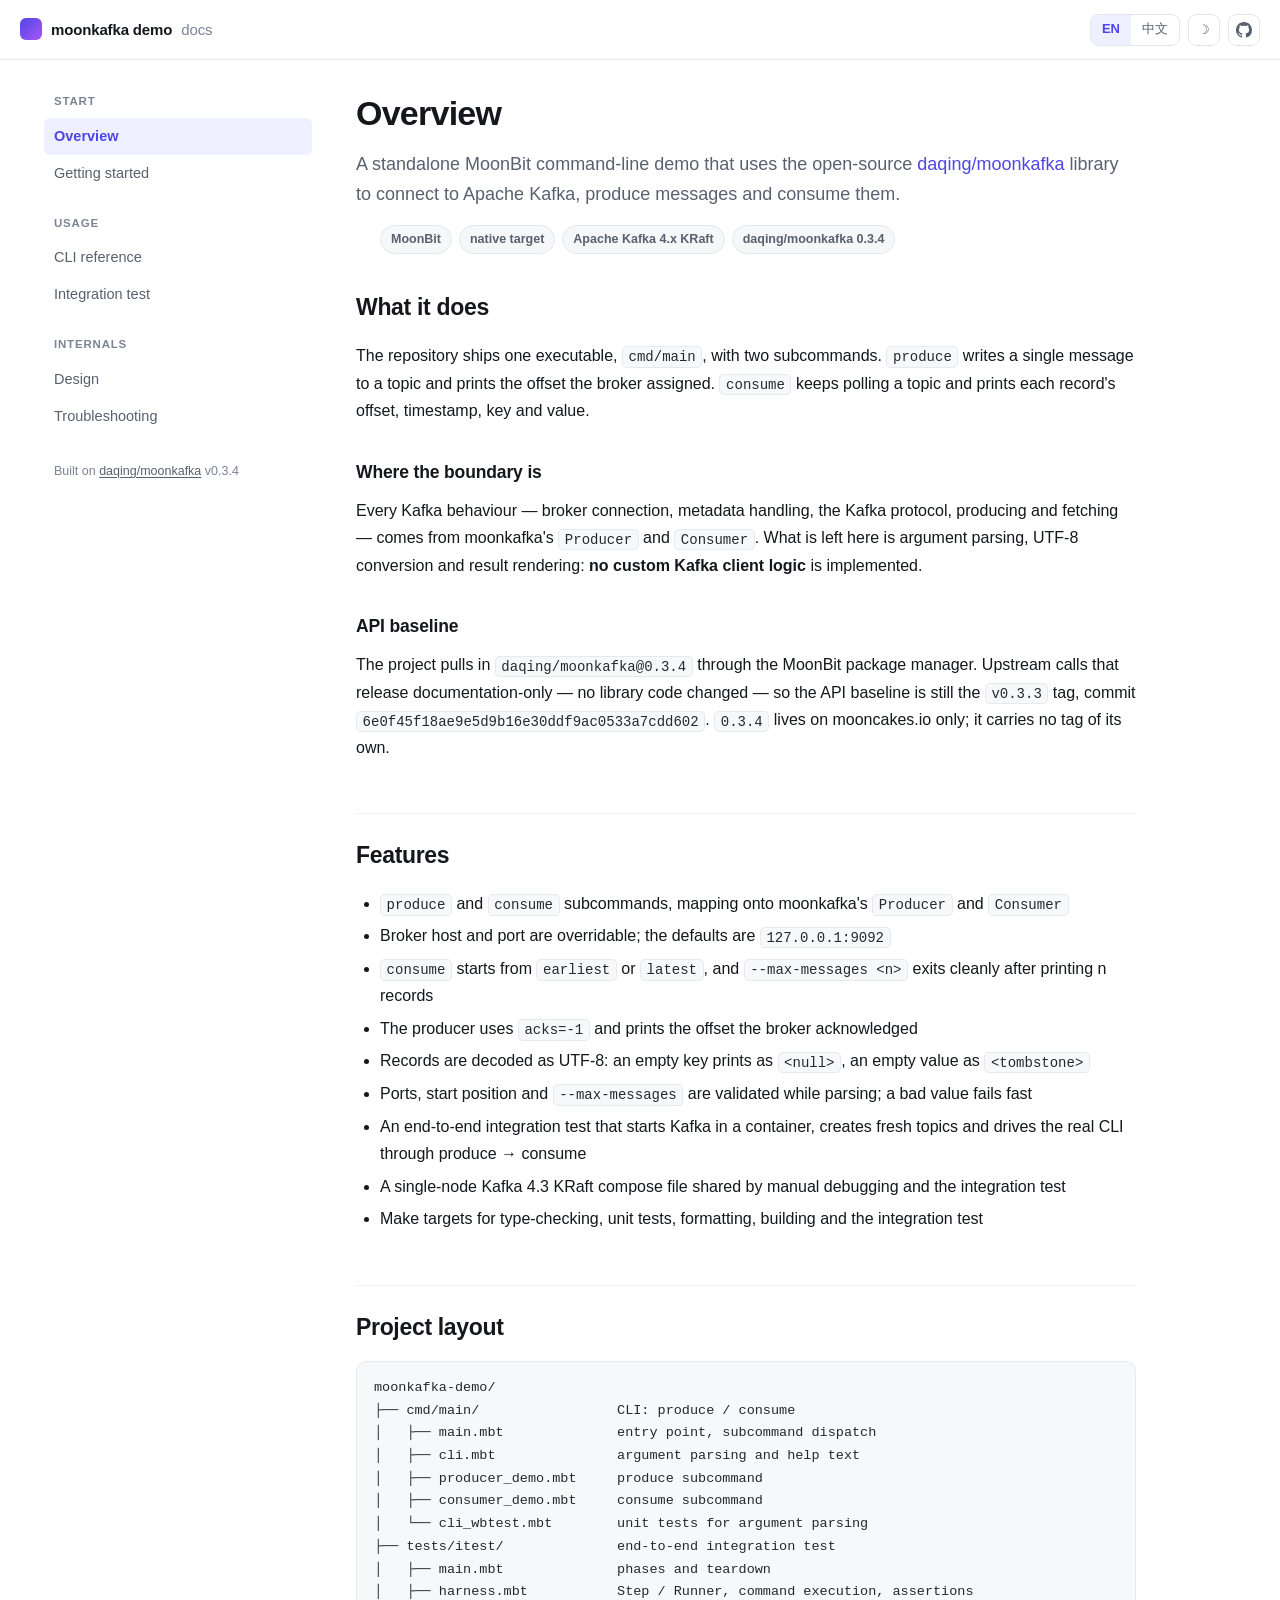
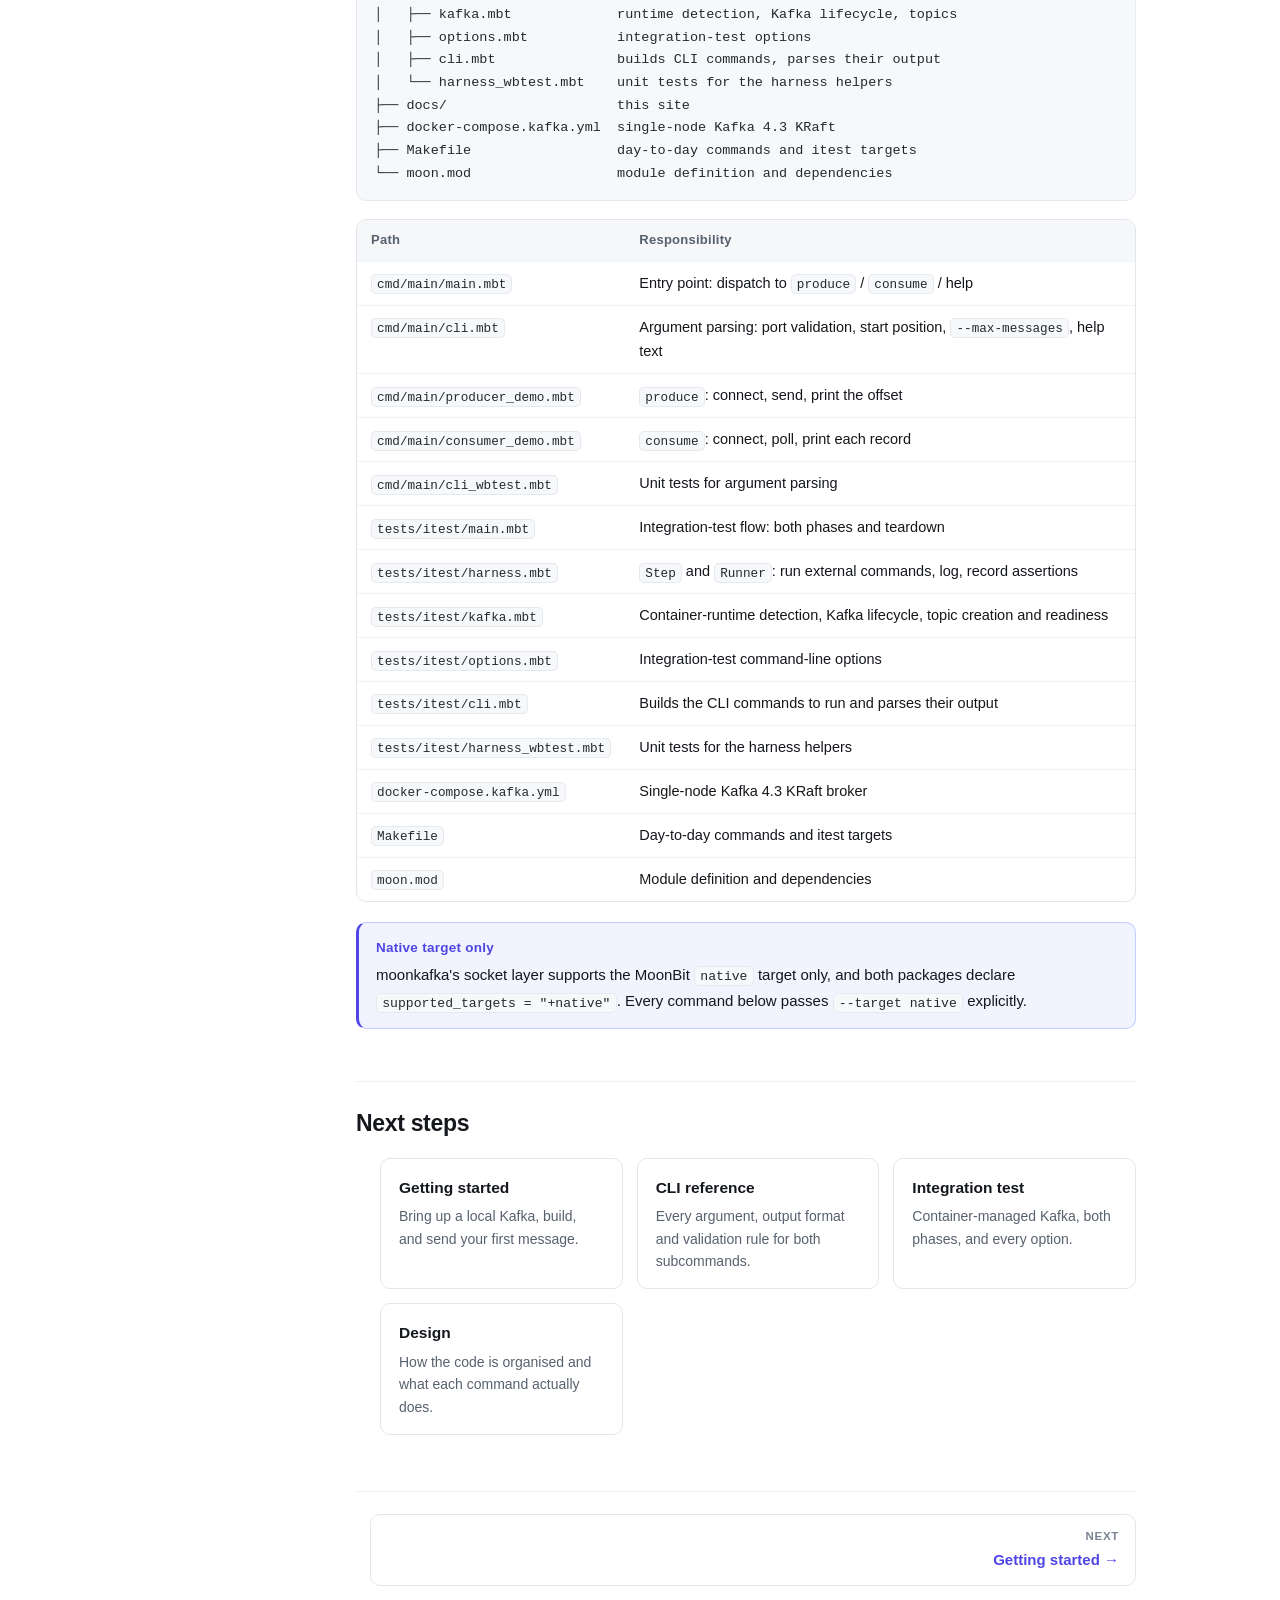
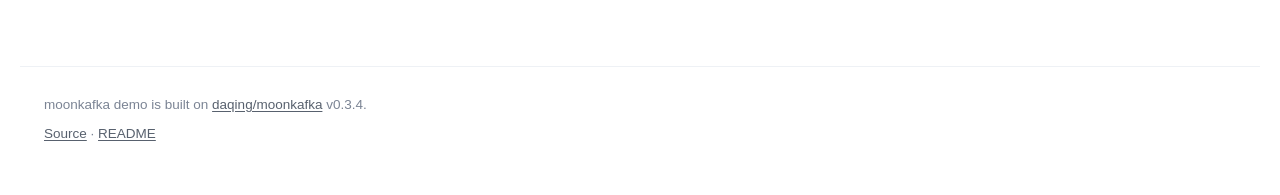
<file: docs/index.html>
<!doctype html>
<html lang="en" data-lang="en" data-title-zh="概览 · moonkafka demo">
<head>
<meta charset="utf-8">
<meta name="viewport" content="width=device-width, initial-scale=1">
<title>Overview · moonkafka demo</title>
<meta name="description" content="A producer/consumer demo that connects to Apache Kafka with MoonBit and daqing/moonkafka.">
<script>
  (function () {
    var root = document.documentElement;
    var theme = null, lang = null;
    try {
      theme = localStorage.getItem("moonkafka-demo-theme");
      lang = localStorage.getItem("moonkafka-demo-lang");
    } catch (e) {}
    if (theme !== "light" && theme !== "dark") {
      theme = window.matchMedia("(prefers-color-scheme: dark)").matches ? "dark" : "light";
    }
    lang = lang === "zh" ? "zh" : "en";
    root.setAttribute("data-theme", theme);
    root.setAttribute("data-lang", lang);
    root.setAttribute("lang", lang === "en" ? "en" : "zh-CN");
  })();
</script>
<link rel="stylesheet" href="assets/style.css">
</head>
<body>

<header class="site-header">
  <a class="brand" href="index.html">
    <span class="brand-mark" aria-hidden="true"></span>
    moonkafka demo<span class="brand-sub">docs</span>
  </a>
  <span class="header-spacer"></span>
  <div class="header-actions">
    <button class="nav-toggle" type="button" aria-expanded="false" aria-controls="sidebar">☰</button>
    <div class="lang-switch" role="group" aria-label="Switch to Chinese">
      <button type="button" data-lang-set="en" aria-pressed="true">EN</button>
      <button type="button" data-lang-set="zh" aria-pressed="false">中文</button>
    </div>
    <button class="theme-toggle" type="button">☽</button>
    <a class="icon-link" href="https://github.com/daqing/moonkafka-demo" aria-label="GitHub">
      <svg viewBox="0 0 16 16" width="16" height="16" aria-hidden="true" fill="currentColor"><path d="M8 0C3.58 0 0 3.58 0 8c0 3.54 2.29 6.53 5.47 7.59.4.07.55-.17.55-.38 0-.19-.01-.82-.01-1.49-2.01.37-2.53-.49-2.69-.94-.09-.23-.48-.94-.82-1.13-.28-.15-.68-.52-.01-.53.63-.01 1.08.58 1.23.82.72 1.21 1.87.87 2.33.66.07-.52.28-.87.51-1.07-1.78-.2-3.64-.89-3.64-3.95 0-.87.31-1.59.82-2.15-.08-.2-.36-1.02.08-2.12 0 0 .67-.21 2.2.82.64-.18 1.32-.27 2-.27s1.36.09 2 .27c1.53-1.04 2.2-.82 2.2-.82.44 1.1.16 1.92.08 2.12.51.56.82 1.27.82 2.15 0 3.07-1.87 3.75-3.65 3.95.29.25.54.73.54 1.48 0 1.07-.01 1.93-.01 2.2 0 .21.15.46.55.38A8.01 8.01 0 0 0 16 8c0-4.42-3.58-8-8-8Z"/></svg>
    </a>
  </div>
</header>

<div class="layout">

  <nav class="sidebar" id="sidebar">
    <div class="nav-group">
      <p class="nav-group-title"><span data-l="zh">开始</span><span data-l="en">Start</span></p>
      <a class="active" href="index.html"><span data-l="zh">概览</span><span data-l="en">Overview</span></a>
      <a href="getting-started.html"><span data-l="zh">快速开始</span><span data-l="en">Getting started</span></a>
    </div>
    <div class="nav-group">
      <p class="nav-group-title"><span data-l="zh">使用</span><span data-l="en">Usage</span></p>
      <a href="cli.html"><span data-l="zh">命令行参考</span><span data-l="en">CLI reference</span></a>
      <a href="itest.html"><span data-l="zh">集成测试</span><span data-l="en">Integration test</span></a>
    </div>
    <div class="nav-group">
      <p class="nav-group-title"><span data-l="zh">深入</span><span data-l="en">Internals</span></p>
      <a href="architecture.html"><span data-l="zh">设计与实现</span><span data-l="en">Design</span></a>
      <a href="troubleshooting.html"><span data-l="zh">常见问题</span><span data-l="en">Troubleshooting</span></a>
    </div>
    <p class="sidebar-foot">
      <span data-l="zh">基于 <a href="https://github.com/daqing/moonkafka">daqing/moonkafka</a> v0.3.4</span>
      <span data-l="en">Built on <a href="https://github.com/daqing/moonkafka">daqing/moonkafka</a> v0.3.4</span>
    </p>
  </nav>

  <main class="content">

    <div class="hero">
      <h1><span data-l="zh">概览</span><span data-l="en">Overview</span></h1>
      <p class="lead" data-l="zh">
        一个独立的 MoonBit 命令行演示项目：用开源库
        <a href="https://github.com/daqing/moonkafka">daqing/moonkafka</a>
        连接 Apache Kafka，发送消息并读取消息。
      </p>
      <p class="lead" data-l="en">
        A standalone MoonBit command-line demo that uses the open-source
        <a href="https://github.com/daqing/moonkafka">daqing/moonkafka</a>
        library to connect to Apache Kafka, produce messages and consume them.
      </p>
      <ul class="badges">
        <li>MoonBit</li>
        <li>native target</li>
        <li>Apache Kafka 4.x KRaft</li>
        <li>daqing/moonkafka 0.3.4</li>
      </ul>
    </div>

    <h2><span data-l="zh">这个项目做什么</span><span data-l="en">What it does</span></h2>

    <p data-l="zh">
      仓库提供一个可执行程序 <code>cmd/main</code>，带有 <code>produce</code> 与
      <code>consume</code> 两个子命令。前者把一条消息写入指定主题，并打印 broker
      返回的偏移量；后者持续从主题拉取记录，把每条记录的 offset、timestamp、key 与
      value 逐条打印出来。
    </p>
    <p data-l="en">
      The repository ships one executable, <code>cmd/main</code>, with two
      subcommands. <code>produce</code> writes a single message to a topic and
      prints the offset the broker assigned. <code>consume</code> keeps polling a
      topic and prints each record's offset, timestamp, key and value.
    </p>

    <h3><span data-l="zh">职责边界</span><span data-l="en">Where the boundary is</span></h3>

    <p data-l="zh">
      所有 Kafka 行为——broker 连接、元数据处理、Kafka 协议、消息发送与拉取——都由
      moonkafka 的 <code>Producer</code> 与 <code>Consumer</code> 完成。本项目只保留
      命令行参数解析、UTF-8 文本转换和结果展示，<strong>没有实现任何自定义 Kafka
      客户端逻辑</strong>。
    </p>
    <p data-l="en">
      Every Kafka behaviour — broker connection, metadata handling, the Kafka
      protocol, producing and fetching — comes from moonkafka's
      <code>Producer</code> and <code>Consumer</code>. What is left here is
      argument parsing, UTF-8 conversion and result rendering: <strong>no custom
      Kafka client logic</strong> is implemented.
    </p>

    <h3><span data-l="zh">API 基线</span><span data-l="en">API baseline</span></h3>

    <p data-l="zh">
      项目通过 MoonBit 包管理器引用 <code>daqing/moonkafka@0.3.4</code>。上游称该版本为
      纯文档发布——没有任何库代码改动——因此 API 基线仍是 <code>v0.3.3</code> 标签提交
      <code>6e0f45f18ae9e5d9b16e30ddf9ac0533a7cdd602</code>。<code>0.3.4</code>
      只发布在 mooncakes.io 上，没有自己的 tag。
    </p>
    <p data-l="en">
      The project pulls in <code>daqing/moonkafka@0.3.4</code> through the MoonBit
      package manager. Upstream calls that release documentation-only — no library
      code changed — so the API baseline is still the <code>v0.3.3</code> tag,
      commit <code>6e0f45f18ae9e5d9b16e30ddf9ac0533a7cdd602</code>. <code>0.3.4</code>
      lives on mooncakes.io only; it carries no tag of its own.
    </p>

    <h2><span data-l="zh">功能</span><span data-l="en">Features</span></h2>

    <ul data-l="zh">
      <li><code>produce</code> 与 <code>consume</code> 两个子命令，分别映射到 moonkafka 的 <code>Producer</code> 与 <code>Consumer</code></li>
      <li>broker 地址与端口可覆盖，默认 <code>127.0.0.1:9092</code></li>
      <li><code>consume</code> 支持从 <code>earliest</code> 或 <code>latest</code> 开始，并用 <code>--max-messages &lt;n&gt;</code> 打印 n 条后正常退出</li>
      <li>producer 使用 <code>acks=-1</code>，等 broker 确认后打印消息偏移量</li>
      <li>记录按 UTF-8 解码输出：key 为空显示 <code>&lt;null&gt;</code>，value 为空显示 <code>&lt;tombstone&gt;</code></li>
      <li>端口、起始位置、<code>--max-messages</code> 在解析期校验，非法取值直接报错退出</li>
      <li>端到端集成测试：用容器启动 Kafka、建全新主题，再驱动真实 CLI 走完「发送 → 消费」</li>
      <li>附单节点 Kafka 4.3 KRaft 的 compose 配置，手动调试与集成测试共用</li>
      <li>Makefile 覆盖类型检查、单元测试、格式化、构建与集成测试</li>
    </ul>
    <ul data-l="en">
      <li><code>produce</code> and <code>consume</code> subcommands, mapping onto moonkafka's <code>Producer</code> and <code>Consumer</code></li>
      <li>Broker host and port are overridable; the defaults are <code>127.0.0.1:9092</code></li>
      <li><code>consume</code> starts from <code>earliest</code> or <code>latest</code>, and <code>--max-messages &lt;n&gt;</code> exits cleanly after printing n records</li>
      <li>The producer uses <code>acks=-1</code> and prints the offset the broker acknowledged</li>
      <li>Records are decoded as UTF-8: an empty key prints as <code>&lt;null&gt;</code>, an empty value as <code>&lt;tombstone&gt;</code></li>
      <li>Ports, start position and <code>--max-messages</code> are validated while parsing; a bad value fails fast</li>
      <li>An end-to-end integration test that starts Kafka in a container, creates fresh topics and drives the real CLI through produce → consume</li>
      <li>A single-node Kafka 4.3 KRaft compose file shared by manual debugging and the integration test</li>
      <li>Make targets for type-checking, unit tests, formatting, building and the integration test</li>
    </ul>

    <h2><span data-l="zh">项目结构</span><span data-l="en">Project layout</span></h2>

<pre><code>moonkafka-demo/
├── cmd/main/                 CLI: produce / consume
│   ├── main.mbt              entry point, subcommand dispatch
│   ├── cli.mbt               argument parsing and help text
│   ├── producer_demo.mbt     produce subcommand
│   ├── consumer_demo.mbt     consume subcommand
│   └── cli_wbtest.mbt        unit tests for argument parsing
├── tests/itest/              end-to-end integration test
│   ├── main.mbt              phases and teardown
│   ├── harness.mbt           Step / Runner, command execution, assertions
│   ├── kafka.mbt             runtime detection, Kafka lifecycle, topics
│   ├── options.mbt           integration-test options
│   ├── cli.mbt               builds CLI commands, parses their output
│   └── harness_wbtest.mbt    unit tests for the harness helpers
├── docs/                     this site
├── docker-compose.kafka.yml  single-node Kafka 4.3 KRaft
├── Makefile                  day-to-day commands and itest targets
└── moon.mod                  module definition and dependencies</code></pre>

    <div class="table-wrap" data-l="zh">
      <table>
        <thead><tr><th>路径</th><th>职责</th></tr></thead>
        <tbody>
          <tr><td><code>cmd/main/main.mbt</code></td><td>入口：读取参数并分派到 <code>produce</code> / <code>consume</code> / 帮助</td></tr>
          <tr><td><code>cmd/main/cli.mbt</code></td><td>参数解析：端口校验、起始位置、<code>--max-messages</code>、帮助文本</td></tr>
          <tr><td><code>cmd/main/producer_demo.mbt</code></td><td><code>produce</code>：连接、发送并打印偏移量</td></tr>
          <tr><td><code>cmd/main/consumer_demo.mbt</code></td><td><code>consume</code>：连接、轮询并逐条打印记录</td></tr>
          <tr><td><code>cmd/main/cli_wbtest.mbt</code></td><td>参数解析的单元测试</td></tr>
          <tr><td><code>tests/itest/main.mbt</code></td><td>集成测试主流程：两个阶段与收尾</td></tr>
          <tr><td><code>tests/itest/harness.mbt</code></td><td><code>Step</code> 与 <code>Runner</code>：执行外部命令、打印日志、记录断言</td></tr>
          <tr><td><code>tests/itest/kafka.mbt</code></td><td>容器运行时探测、Kafka 启停、建主题与就绪等待</td></tr>
          <tr><td><code>tests/itest/options.mbt</code></td><td>集成测试的命令行选项</td></tr>
          <tr><td><code>tests/itest/cli.mbt</code></td><td>拼装要执行的 CLI 命令，并解析其输出</td></tr>
          <tr><td><code>tests/itest/harness_wbtest.mbt</code></td><td>harness 辅助函数的单元测试</td></tr>
          <tr><td><code>docker-compose.kafka.yml</code></td><td>单节点 Kafka 4.3 KRaft broker</td></tr>
          <tr><td><code>Makefile</code></td><td>日常命令与 itest 目标</td></tr>
          <tr><td><code>moon.mod</code></td><td>模块定义与依赖</td></tr>
        </tbody>
      </table>
    </div>
    <div class="table-wrap" data-l="en">
      <table>
        <thead><tr><th>Path</th><th>Responsibility</th></tr></thead>
        <tbody>
          <tr><td><code>cmd/main/main.mbt</code></td><td>Entry point: dispatch to <code>produce</code> / <code>consume</code> / help</td></tr>
          <tr><td><code>cmd/main/cli.mbt</code></td><td>Argument parsing: port validation, start position, <code>--max-messages</code>, help text</td></tr>
          <tr><td><code>cmd/main/producer_demo.mbt</code></td><td><code>produce</code>: connect, send, print the offset</td></tr>
          <tr><td><code>cmd/main/consumer_demo.mbt</code></td><td><code>consume</code>: connect, poll, print each record</td></tr>
          <tr><td><code>cmd/main/cli_wbtest.mbt</code></td><td>Unit tests for argument parsing</td></tr>
          <tr><td><code>tests/itest/main.mbt</code></td><td>Integration-test flow: both phases and teardown</td></tr>
          <tr><td><code>tests/itest/harness.mbt</code></td><td><code>Step</code> and <code>Runner</code>: run external commands, log, record assertions</td></tr>
          <tr><td><code>tests/itest/kafka.mbt</code></td><td>Container-runtime detection, Kafka lifecycle, topic creation and readiness</td></tr>
          <tr><td><code>tests/itest/options.mbt</code></td><td>Integration-test command-line options</td></tr>
          <tr><td><code>tests/itest/cli.mbt</code></td><td>Builds the CLI commands to run and parses their output</td></tr>
          <tr><td><code>tests/itest/harness_wbtest.mbt</code></td><td>Unit tests for the harness helpers</td></tr>
          <tr><td><code>docker-compose.kafka.yml</code></td><td>Single-node Kafka 4.3 KRaft broker</td></tr>
          <tr><td><code>Makefile</code></td><td>Day-to-day commands and itest targets</td></tr>
          <tr><td><code>moon.mod</code></td><td>Module definition and dependencies</td></tr>
        </tbody>
      </table>
    </div>

    <div class="callout note" data-l="zh">
      <span class="callout-title">只在 native 目标上构建</span>
      moonkafka 的 socket 实现只支持 MoonBit <code>native</code> 目标，两个包的
      <code>moon.pkg</code> 都声明了 <code>supported_targets = "+native"</code>。
      下文所有命令都显式带上 <code>--target native</code>。
    </div>
    <div class="callout note" data-l="en">
      <span class="callout-title">Native target only</span>
      moonkafka's socket layer supports the MoonBit <code>native</code> target only,
      and both packages declare <code>supported_targets = "+native"</code>. Every
      command below passes <code>--target native</code> explicitly.
    </div>

    <h2><span data-l="zh">下一步</span><span data-l="en">Next steps</span></h2>

    <ul class="card-grid" data-l="zh">
      <li><a class="card" href="getting-started.html"><span class="card-title">快速开始</span><span class="card-desc">起一个本地 Kafka，构建并把消息发出去。</span></a></li>
      <li><a class="card" href="cli.html"><span class="card-title">命令行参考</span><span class="card-desc">两个子命令的全部参数、输出格式与校验规则。</span></a></li>
      <li><a class="card" href="itest.html"><span class="card-title">集成测试</span><span class="card-desc">容器起 Kafka、两个阶段与全部选项。</span></a></li>
      <li><a class="card" href="architecture.html"><span class="card-title">设计与实现</span><span class="card-desc">代码如何组织，produce/consume 各自走哪条路径。</span></a></li>
    </ul>
    <ul class="card-grid" data-l="en">
      <li><a class="card" href="getting-started.html"><span class="card-title">Getting started</span><span class="card-desc">Bring up a local Kafka, build, and send your first message.</span></a></li>
      <li><a class="card" href="cli.html"><span class="card-title">CLI reference</span><span class="card-desc">Every argument, output format and validation rule for both subcommands.</span></a></li>
      <li><a class="card" href="itest.html"><span class="card-title">Integration test</span><span class="card-desc">Container-managed Kafka, both phases, and every option.</span></a></li>
      <li><a class="card" href="architecture.html"><span class="card-title">Design</span><span class="card-desc">How the code is organised and what each command actually does.</span></a></li>
    </ul>

    <div class="pager">
      <span></span>
      <a class="pager-next" href="getting-started.html">
        <span class="pager-label"><span data-l="zh">下一页</span><span data-l="en">Next</span></span>
        <span class="pager-title"><span data-l="zh">快速开始 →</span><span data-l="en">Getting started →</span></span>
      </a>
    </div>

  </main>
</div>

<footer class="site-footer">
  <p>
    <span data-l="zh">moonkafka demo 基于 <a href="https://github.com/daqing/moonkafka">daqing/moonkafka</a> v0.3.4 构建。</span>
    <span data-l="en">moonkafka demo is built on <a href="https://github.com/daqing/moonkafka">daqing/moonkafka</a> v0.3.4.</span>
  </p>
  <p>
    <a href="https://github.com/daqing/moonkafka-demo"><span data-l="zh">源码</span><span data-l="en">Source</span></a>
    ·
    <a href="https://github.com/daqing/moonkafka-demo/blob/main/README.md">README</a>
  </p>
</footer>

<script src="assets/site.js"></script>
</body>
</html>
</file>
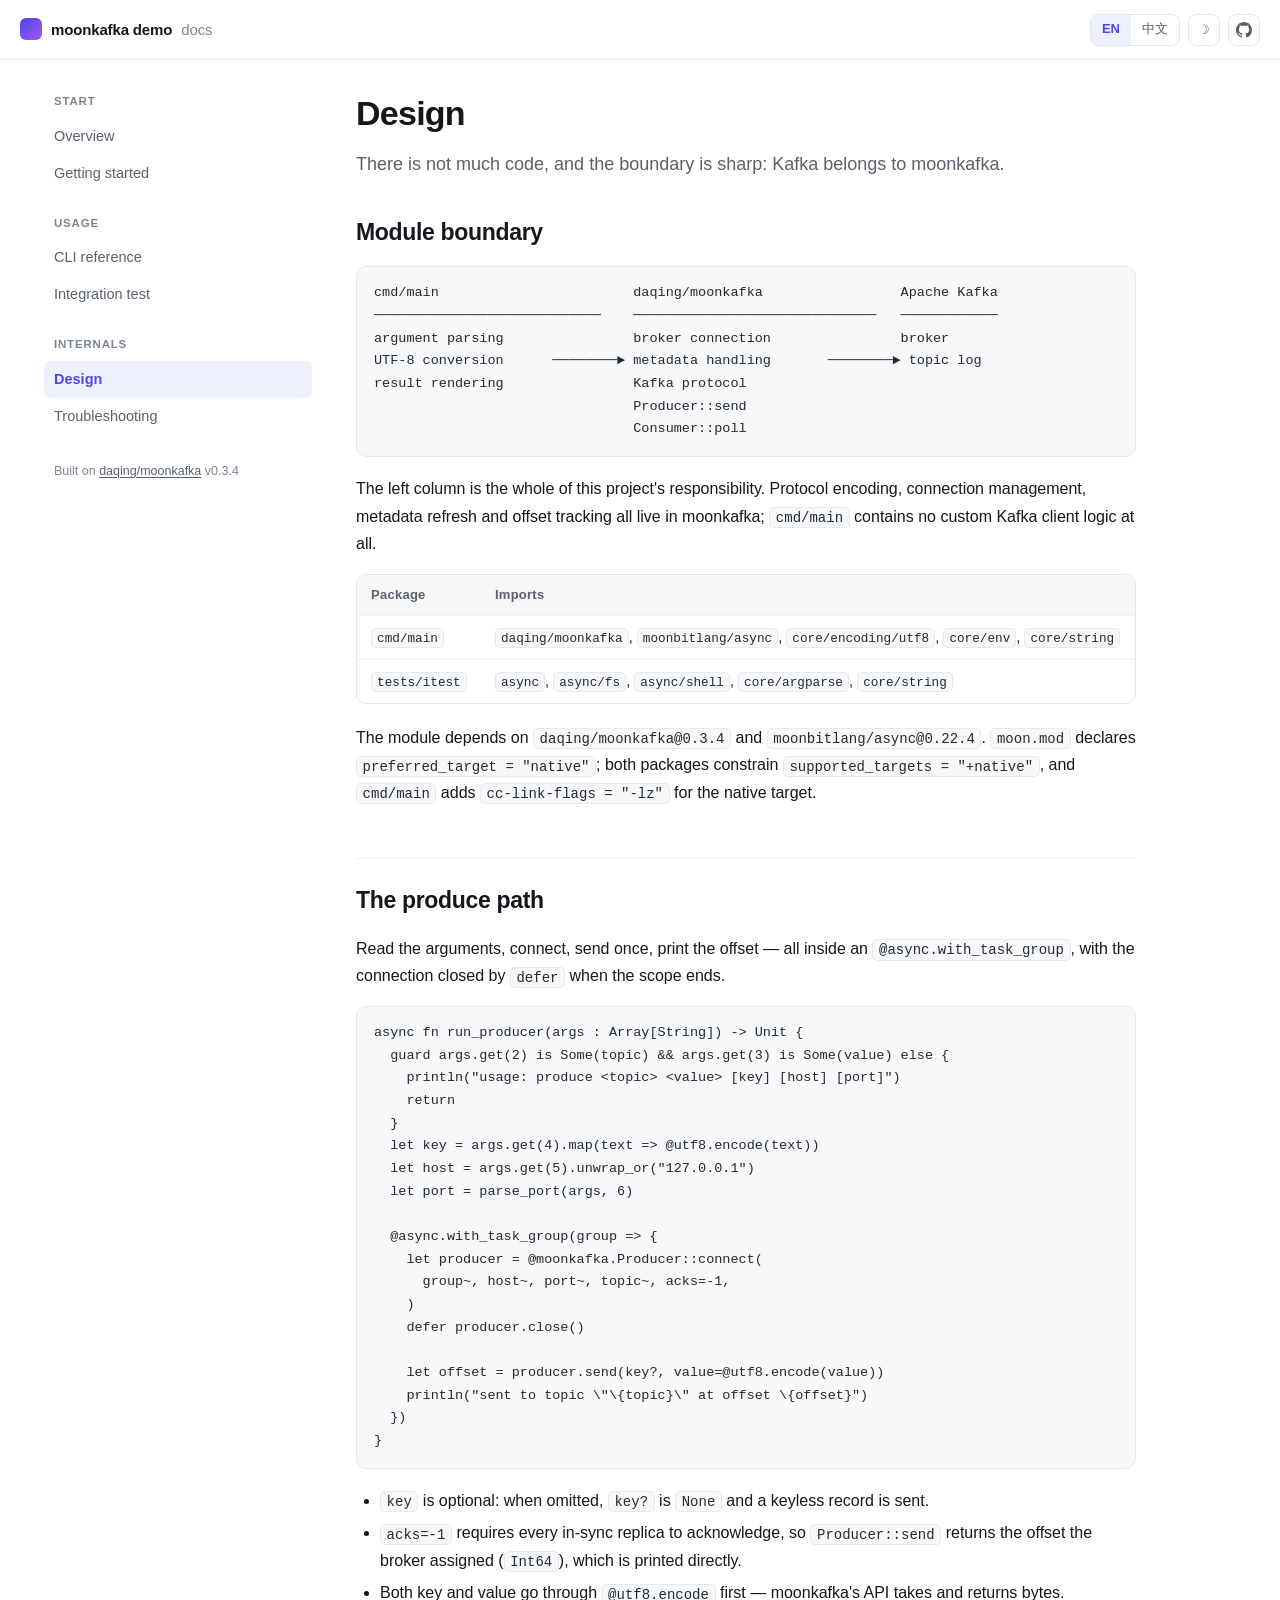
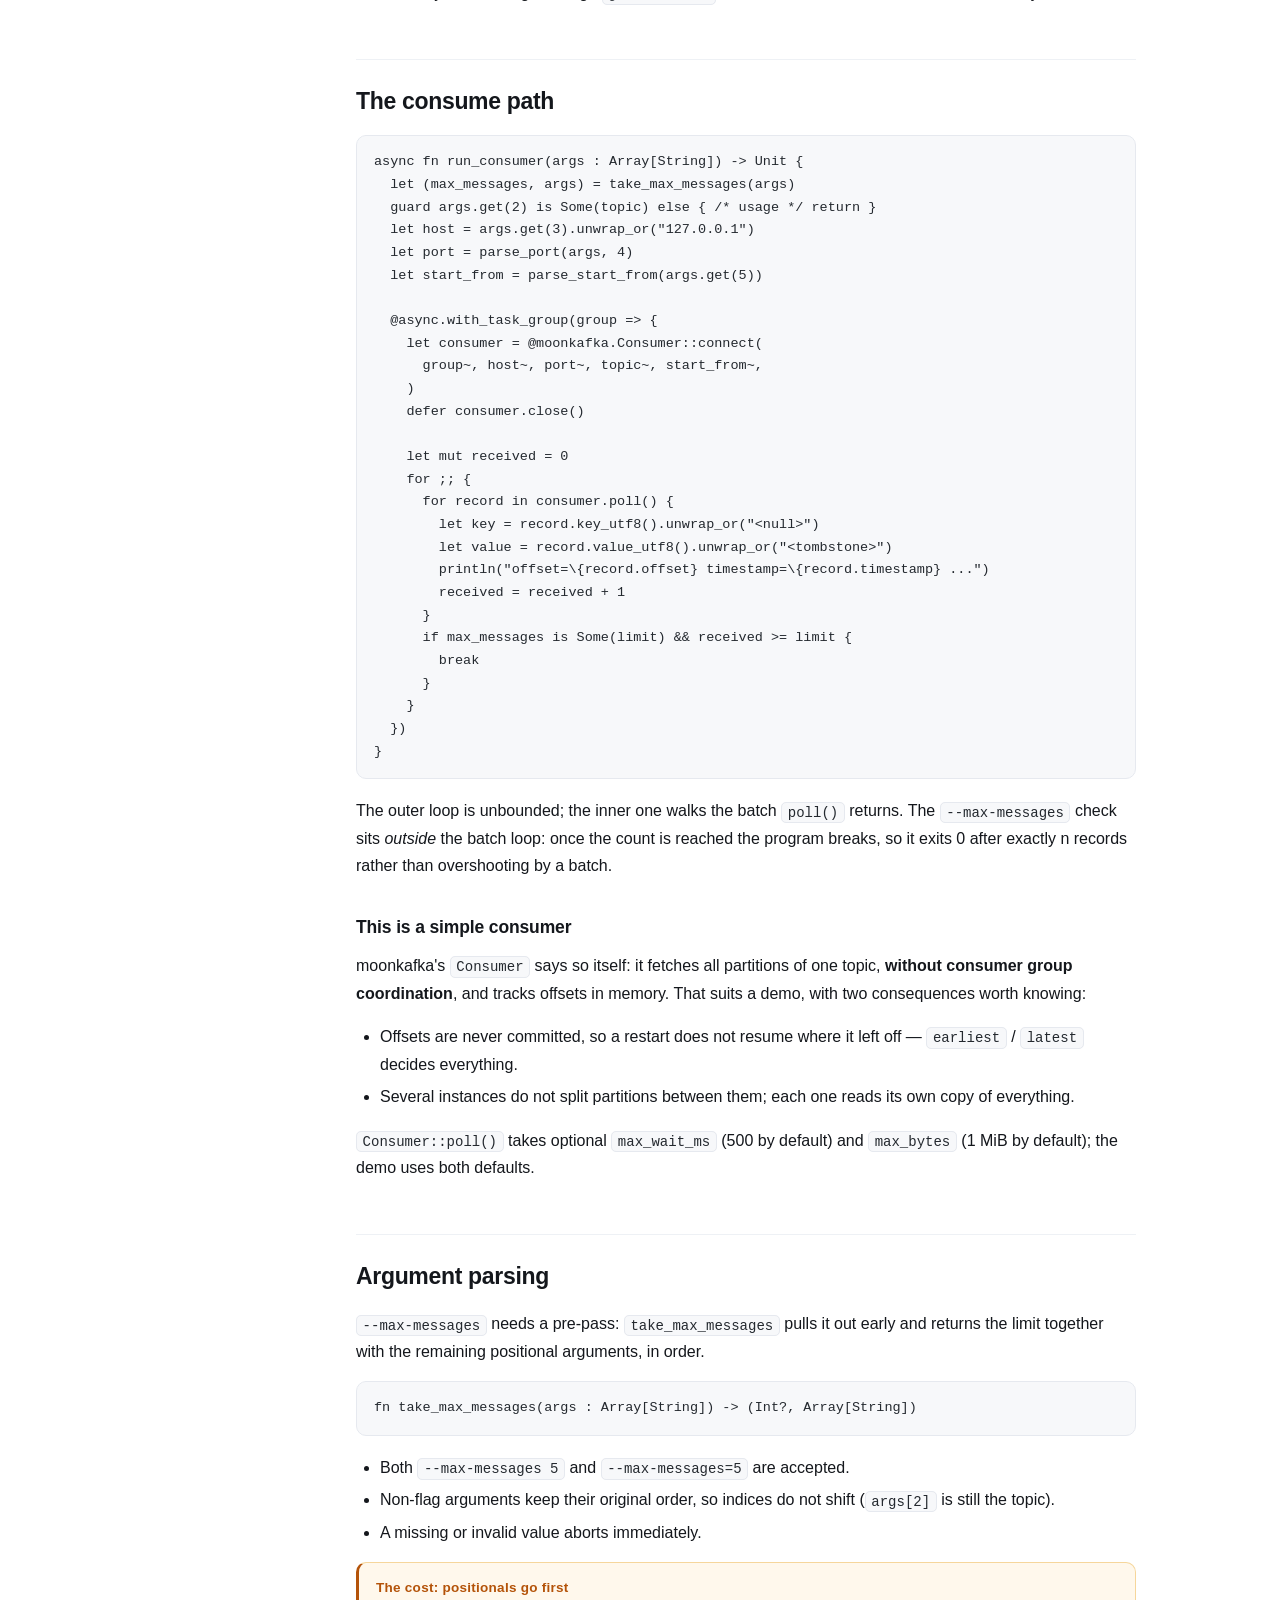
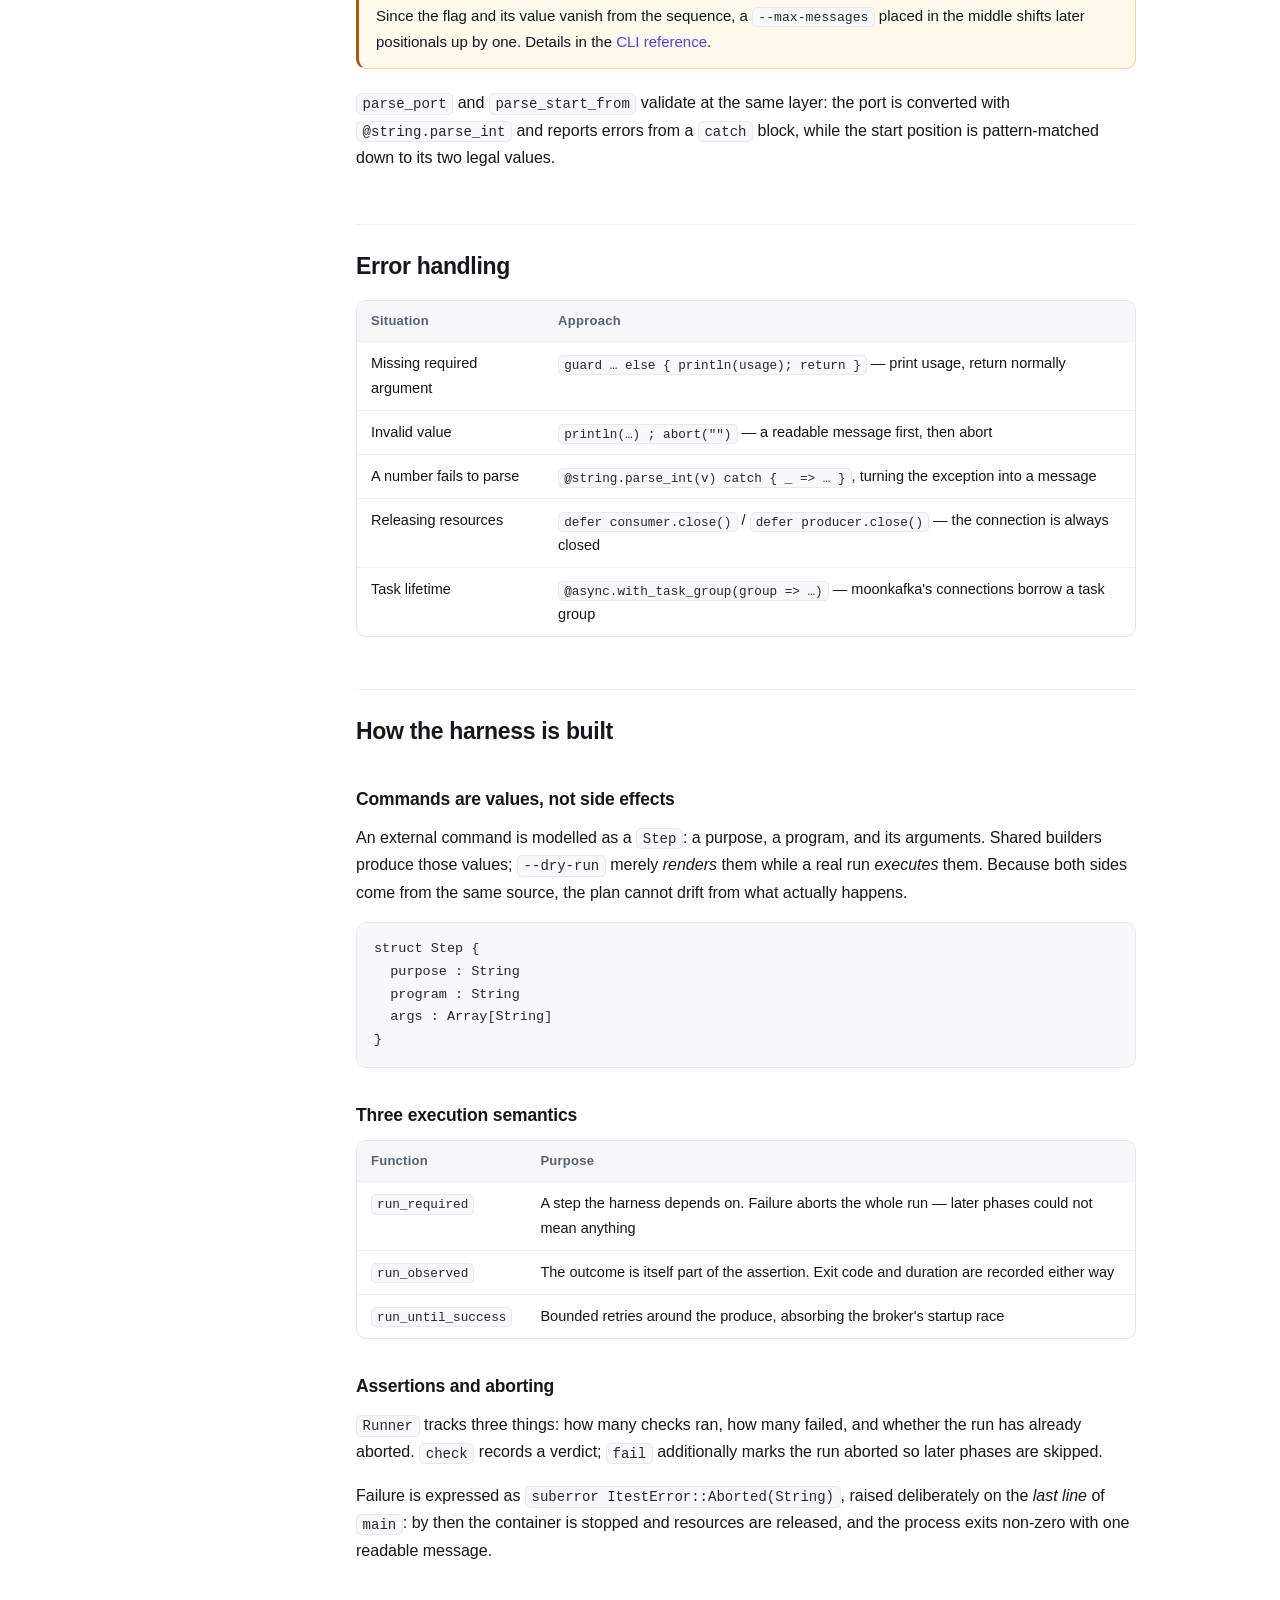
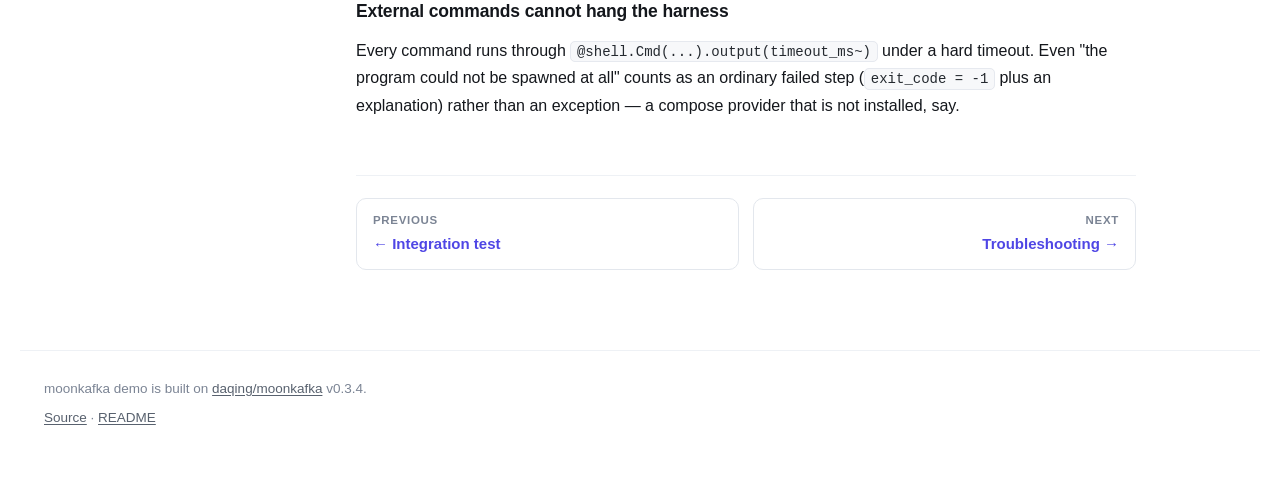
<file: docs/architecture.html>
<!doctype html>
<html lang="en" data-lang="en" data-title-zh="设计与实现 · moonkafka demo">
<head>
<meta charset="utf-8">
<meta name="viewport" content="width=device-width, initial-scale=1">
<title>Design · moonkafka demo</title>
<meta name="description" content="Module boundary, the produce and consume paths, error handling, and how the harness is built.">
<script>
  (function () {
    var root = document.documentElement;
    var theme = null, lang = null;
    try {
      theme = localStorage.getItem("moonkafka-demo-theme");
      lang = localStorage.getItem("moonkafka-demo-lang");
    } catch (e) {}
    if (theme !== "light" && theme !== "dark") {
      theme = window.matchMedia("(prefers-color-scheme: dark)").matches ? "dark" : "light";
    }
    lang = lang === "zh" ? "zh" : "en";
    root.setAttribute("data-theme", theme);
    root.setAttribute("data-lang", lang);
    root.setAttribute("lang", lang === "en" ? "en" : "zh-CN");
  })();
</script>
<link rel="stylesheet" href="assets/style.css">
</head>
<body>

<header class="site-header">
  <a class="brand" href="index.html">
    <span class="brand-mark" aria-hidden="true"></span>
    moonkafka demo<span class="brand-sub">docs</span>
  </a>
  <span class="header-spacer"></span>
  <div class="header-actions">
    <button class="nav-toggle" type="button" aria-expanded="false" aria-controls="sidebar">☰</button>
    <div class="lang-switch" role="group" aria-label="Switch to Chinese">
      <button type="button" data-lang-set="en" aria-pressed="true">EN</button>
      <button type="button" data-lang-set="zh" aria-pressed="false">中文</button>
    </div>
    <button class="theme-toggle" type="button">☽</button>
    <a class="icon-link" href="https://github.com/daqing/moonkafka-demo" aria-label="GitHub">
      <svg viewBox="0 0 16 16" width="16" height="16" aria-hidden="true" fill="currentColor"><path d="M8 0C3.58 0 0 3.58 0 8c0 3.54 2.29 6.53 5.47 7.59.4.07.55-.17.55-.38 0-.19-.01-.82-.01-1.49-2.01.37-2.53-.49-2.69-.94-.09-.23-.48-.94-.82-1.13-.28-.15-.68-.52-.01-.53.63-.01 1.08.58 1.23.82.72 1.21 1.87.87 2.33.66.07-.52.28-.87.51-1.07-1.78-.2-3.64-.89-3.64-3.95 0-.87.31-1.59.82-2.15-.08-.2-.36-1.02.08-2.12 0 0 .67-.21 2.2.82.64-.18 1.32-.27 2-.27s1.36.09 2 .27c1.53-1.04 2.2-.82 2.2-.82.44 1.1.16 1.92.08 2.12.51.56.82 1.27.82 2.15 0 3.07-1.87 3.75-3.65 3.95.29.25.54.73.54 1.48 0 1.07-.01 1.93-.01 2.2 0 .21.15.46.55.38A8.01 8.01 0 0 0 16 8c0-4.42-3.58-8-8-8Z"/></svg>
    </a>
  </div>
</header>

<div class="layout">

  <nav class="sidebar" id="sidebar">
    <div class="nav-group">
      <p class="nav-group-title"><span data-l="zh">开始</span><span data-l="en">Start</span></p>
      <a href="index.html"><span data-l="zh">概览</span><span data-l="en">Overview</span></a>
      <a href="getting-started.html"><span data-l="zh">快速开始</span><span data-l="en">Getting started</span></a>
    </div>
    <div class="nav-group">
      <p class="nav-group-title"><span data-l="zh">使用</span><span data-l="en">Usage</span></p>
      <a href="cli.html"><span data-l="zh">命令行参考</span><span data-l="en">CLI reference</span></a>
      <a href="itest.html"><span data-l="zh">集成测试</span><span data-l="en">Integration test</span></a>
    </div>
    <div class="nav-group">
      <p class="nav-group-title"><span data-l="zh">深入</span><span data-l="en">Internals</span></p>
      <a class="active" href="architecture.html"><span data-l="zh">设计与实现</span><span data-l="en">Design</span></a>
      <a href="troubleshooting.html"><span data-l="zh">常见问题</span><span data-l="en">Troubleshooting</span></a>
    </div>
    <p class="sidebar-foot">
      <span data-l="zh">基于 <a href="https://github.com/daqing/moonkafka">daqing/moonkafka</a> v0.3.4</span>
      <span data-l="en">Built on <a href="https://github.com/daqing/moonkafka">daqing/moonkafka</a> v0.3.4</span>
    </p>
  </nav>

  <main class="content">

    <h1><span data-l="zh">设计与实现</span><span data-l="en">Design</span></h1>

    <p class="lead" data-l="zh">代码不多，边界很清楚：Kafka 的事交给 moonkafka。</p>
    <p class="lead" data-l="en">There is not much code, and the boundary is sharp: Kafka belongs to moonkafka.</p>

    <h2><span data-l="zh">模块边界</span><span data-l="en">Module boundary</span></h2>

<pre><code>cmd/main                        daqing/moonkafka                 Apache Kafka
────────────────────────────    ──────────────────────────────   ────────────
argument parsing                broker connection                broker
UTF-8 conversion      ────────► metadata handling       ────────► topic log
result rendering                Kafka protocol
                                Producer::send
                                Consumer::poll</code></pre>

    <p data-l="zh">
      左边这一列就是本项目全部的职责。协议编码、连接管理、元数据刷新、偏移量跟踪都在
      moonkafka 里，<code>cmd/main</code> 没有一行自定义的 Kafka 客户端逻辑。
    </p>
    <p data-l="en">
      The left column is the whole of this project's responsibility. Protocol encoding,
      connection management, metadata refresh and offset tracking all live in moonkafka;
      <code>cmd/main</code> contains no custom Kafka client logic at all.
    </p>

    <div class="table-wrap" data-l="zh">
      <table>
        <thead><tr><th>包</th><th>导入</th></tr></thead>
        <tbody>
          <tr><td><code>cmd/main</code></td><td><code>daqing/moonkafka</code>、<code>moonbitlang/async</code>、<code>core/encoding/utf8</code>、<code>core/env</code>、<code>core/string</code></td></tr>
          <tr><td><code>tests/itest</code></td><td><code>async</code>、<code>async/fs</code>、<code>async/shell</code>、<code>core/argparse</code>、<code>core/string</code></td></tr>
        </tbody>
      </table>
    </div>
    <div class="table-wrap" data-l="en">
      <table>
        <thead><tr><th>Package</th><th>Imports</th></tr></thead>
        <tbody>
          <tr><td><code>cmd/main</code></td><td><code>daqing/moonkafka</code>, <code>moonbitlang/async</code>, <code>core/encoding/utf8</code>, <code>core/env</code>, <code>core/string</code></td></tr>
          <tr><td><code>tests/itest</code></td><td><code>async</code>, <code>async/fs</code>, <code>async/shell</code>, <code>core/argparse</code>, <code>core/string</code></td></tr>
        </tbody>
      </table>
    </div>

    <p data-l="zh">
      模块依赖是 <code>daqing/moonkafka@0.3.4</code> 与
      <code>moonbitlang/async@0.22.4</code>。<code>moon.mod</code> 声明
      <code>preferred_target = "native"</code>；两个包都限制
      <code>supported_targets = "+native"</code>，<code>cmd/main</code> 还为 native 目标加了
      <code>cc-link-flags = "-lz"</code>。
    </p>
    <p data-l="en">
      The module depends on <code>daqing/moonkafka@0.3.4</code> and
      <code>moonbitlang/async@0.22.4</code>. <code>moon.mod</code> declares
      <code>preferred_target = "native"</code>; both packages constrain
      <code>supported_targets = "+native"</code>, and <code>cmd/main</code> adds
      <code>cc-link-flags = "-lz"</code> for the native target.
    </p>

    <h2><span data-l="zh">produce 的路径</span><span data-l="en">The produce path</span></h2>

    <p data-l="zh">
      取参数、建连接、发一条、打印偏移量——全部发生在
      <code>@async.with_task_group</code> 里，连接在作用域结束时由 <code>defer</code> 关闭。
    </p>
    <p data-l="en">
      Read the arguments, connect, send once, print the offset — all inside an
      <code>@async.with_task_group</code>, with the connection closed by
      <code>defer</code> when the scope ends.
    </p>

<pre><code>async fn run_producer(args : Array[String]) -&gt; Unit {
  guard args.get(2) is Some(topic) &amp;&amp; args.get(3) is Some(value) else {
    println("usage: produce &lt;topic&gt; &lt;value&gt; [key] [host] [port]")
    return
  }
  let key = args.get(4).map(text =&gt; @utf8.encode(text))
  let host = args.get(5).unwrap_or("127.0.0.1")
  let port = parse_port(args, 6)

  @async.with_task_group(group =&gt; {
    let producer = @moonkafka.Producer::connect(
      group~, host~, port~, topic~, acks=-1,
    )
    defer producer.close()

    let offset = producer.send(key?, value=@utf8.encode(value))
    println("sent to topic \"\{topic}\" at offset \{offset}")
  })
}</code></pre>

    <ul data-l="zh">
      <li><code>key</code> 是可选的：省略时 <code>key?</code> 传 <code>None</code>，发送一条无 key 的记录。</li>
      <li><code>acks=-1</code> 要求所有同步副本确认，<code>Producer::send</code> 因此返回 broker 分配的偏移量（<code>Int64</code>），直接打印出来。</li>
      <li>key 与 value 都先经 <code>@utf8.encode</code> 转成 <code>Bytes</code>——moonkafka 的 API 收发的是字节。</li>
    </ul>
    <ul data-l="en">
      <li><code>key</code> is optional: when omitted, <code>key?</code> is <code>None</code> and a keyless record is sent.</li>
      <li><code>acks=-1</code> requires every in-sync replica to acknowledge, so <code>Producer::send</code> returns the offset the broker assigned (<code>Int64</code>), which is printed directly.</li>
      <li>Both key and value go through <code>@utf8.encode</code> first — moonkafka's API takes and returns bytes.</li>
    </ul>

    <h2><span data-l="zh">consume 的路径</span><span data-l="en">The consume path</span></h2>

<pre><code>async fn run_consumer(args : Array[String]) -&gt; Unit {
  let (max_messages, args) = take_max_messages(args)
  guard args.get(2) is Some(topic) else { /* usage */ return }
  let host = args.get(3).unwrap_or("127.0.0.1")
  let port = parse_port(args, 4)
  let start_from = parse_start_from(args.get(5))

  @async.with_task_group(group =&gt; {
    let consumer = @moonkafka.Consumer::connect(
      group~, host~, port~, topic~, start_from~,
    )
    defer consumer.close()

    let mut received = 0
    for ;; {
      for record in consumer.poll() {
        let key = record.key_utf8().unwrap_or("&lt;null&gt;")
        let value = record.value_utf8().unwrap_or("&lt;tombstone&gt;")
        println("offset=\{record.offset} timestamp=\{record.timestamp} ...")
        received = received + 1
      }
      if max_messages is Some(limit) &amp;&amp; received &gt;= limit {
        break
      }
    }
  })
}</code></pre>

    <p data-l="zh">
      外层是无限循环，内层遍历 <code>poll()</code> 返回的一批记录。
      <code>--max-messages</code> 的判定放在<strong>批处理循环之外</strong>：计数达标就跳出，
      因此读够 n 条后退出码是 0，不会因为多读了一批而超发。
    </p>
    <p data-l="en">
      The outer loop is unbounded; the inner one walks the batch <code>poll()</code>
      returns. The <code>--max-messages</code> check sits <em>outside</em> the batch loop:
      once the count is reached the program breaks, so it exits 0 after exactly n records
      rather than overshooting by a batch.
    </p>

    <h3><span data-l="zh">这是一个「简单消费者」</span><span data-l="en">This is a simple consumer</span></h3>

    <p data-l="zh">
      moonkafka 的 <code>Consumer</code> 在注释里写得很清楚：它拉取单个主题的所有分区，
      <strong>不做 consumer group 协调</strong>，偏移量只记在内存里。这对一个演示程序正合适，
      但有两件事需要知道：
    </p>
    <p data-l="en">
      moonkafka's <code>Consumer</code> says so itself: it fetches all partitions of one
      topic, <strong>without consumer group coordination</strong>, and tracks offsets in
      memory. That suits a demo, with two consequences worth knowing:
    </p>

    <ul data-l="zh">
      <li>偏移量不会被提交，所以重启后不会从上次的位置继续——一切都由 <code>earliest</code> / <code>latest</code> 决定。</li>
      <li>多个实例之间不会分摊分区，每个实例都会读到自己那份全量数据。</li>
    </ul>
    <ul data-l="en">
      <li>Offsets are never committed, so a restart does not resume where it left off — <code>earliest</code> / <code>latest</code> decides everything.</li>
      <li>Several instances do not split partitions between them; each one reads its own copy of everything.</li>
    </ul>

    <p data-l="zh">
      <code>Consumer::poll()</code> 接受 <code>max_wait_ms</code>（默认 500）与
      <code>max_bytes</code>（默认 1 MiB）两个可选参数，本 demo 都用默认值。
    </p>
    <p data-l="en">
      <code>Consumer::poll()</code> takes optional <code>max_wait_ms</code> (500 by default)
      and <code>max_bytes</code> (1 MiB by default); the demo uses both defaults.
    </p>

    <h2><span data-l="zh">参数解析</span><span data-l="en">Argument parsing</span></h2>

    <p data-l="zh">
      <code>--max-messages</code> 需要前置处理：它在解析早期被
      <code>take_max_messages</code> 摘出来，返回「限制值 + 剩余位置参数」。
    </p>
    <p data-l="en">
      <code>--max-messages</code> needs a pre-pass:
      <code>take_max_messages</code> pulls it out early and returns the limit together with
      the remaining positional arguments, in order.
    </p>

<pre><code>fn take_max_messages(args : Array[String]) -&gt; (Int?, Array[String])</code></pre>

    <ul data-l="zh">
      <li>同时接受 <code>--max-messages 5</code> 与 <code>--max-messages=5</code>。</li>
      <li>非 flag 的参数按原顺序保留，因此索引位置不变（<code>args[2]</code> 仍是 topic）。</li>
      <li>缺失取值或取值非法都会当场中止。</li>
    </ul>
    <ul data-l="en">
      <li>Both <code>--max-messages 5</code> and <code>--max-messages=5</code> are accepted.</li>
      <li>Non-flag arguments keep their original order, so indices do not shift (<code>args[2]</code> is still the topic).</li>
      <li>A missing or invalid value aborts immediately.</li>
    </ul>

    <div class="callout warn" data-l="zh">
      <span class="callout-title">代价：位置参数必须写在前面</span>
      因为 flag 与它的取值从序列里消失，写在中间的
      <code>--max-messages</code> 会让后面的位置参数前移一格。细节见
      <a href="cli.html">命令行参考</a>。
    </div>
    <div class="callout warn" data-l="en">
      <span class="callout-title">The cost: positionals go first</span>
      Since the flag and its value vanish from the sequence, a <code>--max-messages</code>
      placed in the middle shifts later positionals up by one. Details in the
      <a href="cli.html">CLI reference</a>.
    </div>

    <p data-l="zh">
      <code>parse_port</code> 与 <code>parse_start_from</code> 在同一层做校验：端口用
      <code>@string.parse_int</code> 转换并在 <code>catch</code> 里报错，起始位置用模式匹配
      限定为两个取值。
    </p>
    <p data-l="en">
      <code>parse_port</code> and <code>parse_start_from</code> validate at the same layer:
      the port is converted with <code>@string.parse_int</code> and reports errors from a
      <code>catch</code> block, while the start position is pattern-matched down to its two
      legal values.
    </p>

    <h2><span data-l="zh">错误处理</span><span data-l="en">Error handling</span></h2>

    <div class="table-wrap" data-l="zh">
      <table>
        <thead><tr><th>场景</th><th>做法</th></tr></thead>
        <tbody>
          <tr><td>缺少必需参数</td><td><code>guard … else { println(usage); return }</code>——打印用法后正常结束</td></tr>
          <tr><td>取值非法</td><td><code>println(…) ; abort("")</code>——先给出人能看懂的说明，再中止</td></tr>
          <tr><td>数字解析失败</td><td><code>@string.parse_int(v) catch { _ =&gt; … }</code>，把异常换成一条消息</td></tr>
          <tr><td>资源释放</td><td><code>defer consumer.close()</code> / <code>defer producer.close()</code>，连接一定被关掉</td></tr>
          <tr><td>任务生命周期</td><td><code>@async.with_task_group(group =&gt; …)</code>——moonkafka 的连接需要借一个 task group</td></tr>
        </tbody>
      </table>
    </div>
    <div class="table-wrap" data-l="en">
      <table>
        <thead><tr><th>Situation</th><th>Approach</th></tr></thead>
        <tbody>
          <tr><td>Missing required argument</td><td><code>guard … else { println(usage); return }</code> — print usage, return normally</td></tr>
          <tr><td>Invalid value</td><td><code>println(…) ; abort("")</code> — a readable message first, then abort</td></tr>
          <tr><td>A number fails to parse</td><td><code>@string.parse_int(v) catch { _ =&gt; … }</code>, turning the exception into a message</td></tr>
          <tr><td>Releasing resources</td><td><code>defer consumer.close()</code> / <code>defer producer.close()</code> — the connection is always closed</td></tr>
          <tr><td>Task lifetime</td><td><code>@async.with_task_group(group =&gt; …)</code> — moonkafka's connections borrow a task group</td></tr>
        </tbody>
      </table>
    </div>

    <h2><span data-l="zh">harness 的设计</span><span data-l="en">How the harness is built</span></h2>

    <h3><span data-l="zh">命令是值，不是副作用</span><span data-l="en">Commands are values, not side effects</span></h3>

    <p data-l="zh">
      一条外部命令建模为 <code>Step</code>：用途、程序、参数。它由一批共享的构造函数生成，
      <code>--dry-run</code> 只是把这些值<em>渲染</em>出来，真实运行才去<em>执行</em>它们。
      因为两边同源，计划不可能与真实行为脱节。
    </p>
    <p data-l="en">
      An external command is modelled as a <code>Step</code>: a purpose, a program, and its
      arguments. Shared builders produce those values; <code>--dry-run</code> merely
      <em>renders</em> them while a real run <em>executes</em> them. Because both sides come
      from the same source, the plan cannot drift from what actually happens.
    </p>

<pre><code>struct Step {
  purpose : String
  program : String
  args : Array[String]
}</code></pre>

    <h3><span data-l="zh">三种执行语义</span><span data-l="en">Three execution semantics</span></h3>

    <div class="table-wrap" data-l="zh">
      <table>
        <thead><tr><th>函数</th><th>用途</th></tr></thead>
        <tbody>
          <tr><td><code>run_required</code></td><td>harness 依赖的前置步骤。失败就中止整个运行——后续阶段的结果没有意义</td></tr>
          <tr><td><code>run_observed</code></td><td>结果本身就是断言的一部分。无论成败都记录退出码与耗时</td></tr>
          <tr><td><code>run_until_success</code></td><td>对 produce 的有界重试，用来吸收 broker 的启动竞态</td></tr>
        </tbody>
      </table>
    </div>
    <div class="table-wrap" data-l="en">
      <table>
        <thead><tr><th>Function</th><th>Purpose</th></tr></thead>
        <tbody>
          <tr><td><code>run_required</code></td><td>A step the harness depends on. Failure aborts the whole run — later phases could not mean anything</td></tr>
          <tr><td><code>run_observed</code></td><td>The outcome is itself part of the assertion. Exit code and duration are recorded either way</td></tr>
          <tr><td><code>run_until_success</code></td><td>Bounded retries around the produce, absorbing the broker's startup race</td></tr>
        </tbody>
      </table>
    </div>

    <h3><span data-l="zh">断言与中止</span><span data-l="en">Assertions and aborting</span></h3>

    <p data-l="zh">
      <code>Runner</code> 只记三件事：跑了多少条断言、失败多少、是否已经中止。
      <code>check</code> 记录一条结论；<code>fail</code> 额外把运行标记为中止，后续阶段直接跳过。
    </p>
    <p data-l="en">
      <code>Runner</code> tracks three things: how many checks ran, how many failed, and
      whether the run has already aborted. <code>check</code> records a verdict;
      <code>fail</code> additionally marks the run aborted so later phases are skipped.
    </p>

    <p data-l="zh">
      进程的失败通过 <code>suberror ItestError::Aborted(String)</code> 表达，并且刻意放在
      <code>main</code> 的<strong>最后一行</strong>抛出——那时容器已经停掉、资源已经释放，
      进程才带着一行可读的消息以非零码退出。
    </p>
    <p data-l="en">
      Failure is expressed as <code>suberror ItestError::Aborted(String)</code>, raised
      deliberately on the <em>last line</em> of <code>main</code>: by then the container is
      stopped and resources are released, and the process exits non-zero with one readable
      message.
    </p>

    <h3><span data-l="zh">外部命令不会挂住 harness</span><span data-l="en">External commands cannot hang the harness</span></h3>

    <p data-l="zh">
      每条命令都经 <code>@shell.Cmd(...).output(timeout_ms~)</code> 执行，带硬超时。
      连「程序根本起不来」这种情况也算作一次普通的失败步骤（<code>exit_code = -1</code> 加一条说明），
      而不是抛异常——比如一个没装的 compose provider。
    </p>
    <p data-l="en">
      Every command runs through <code>@shell.Cmd(...).output(timeout_ms~)</code> under a
      hard timeout. Even "the program could not be spawned at all" counts as an ordinary
      failed step (<code>exit_code = -1</code> plus an explanation) rather than an
      exception — a compose provider that is not installed, say.
    </p>

    <div class="pager">
      <a href="itest.html">
        <span class="pager-label"><span data-l="zh">上一页</span><span data-l="en">Previous</span></span>
        <span class="pager-title"><span data-l="zh">← 集成测试</span><span data-l="en">← Integration test</span></span>
      </a>
      <a class="pager-next" href="troubleshooting.html">
        <span class="pager-label"><span data-l="zh">下一页</span><span data-l="en">Next</span></span>
        <span class="pager-title"><span data-l="zh">常见问题 →</span><span data-l="en">Troubleshooting →</span></span>
      </a>
    </div>

  </main>
</div>

<footer class="site-footer">
  <p>
    <span data-l="zh">moonkafka demo 基于 <a href="https://github.com/daqing/moonkafka">daqing/moonkafka</a> v0.3.4 构建。</span>
    <span data-l="en">moonkafka demo is built on <a href="https://github.com/daqing/moonkafka">daqing/moonkafka</a> v0.3.4.</span>
  </p>
  <p>
    <a href="https://github.com/daqing/moonkafka-demo"><span data-l="zh">源码</span><span data-l="en">Source</span></a>
    ·
    <a href="https://github.com/daqing/moonkafka-demo/blob/main/README.md">README</a>
  </p>
</footer>

<script src="assets/site.js"></script>
</body>
</html>
</file>
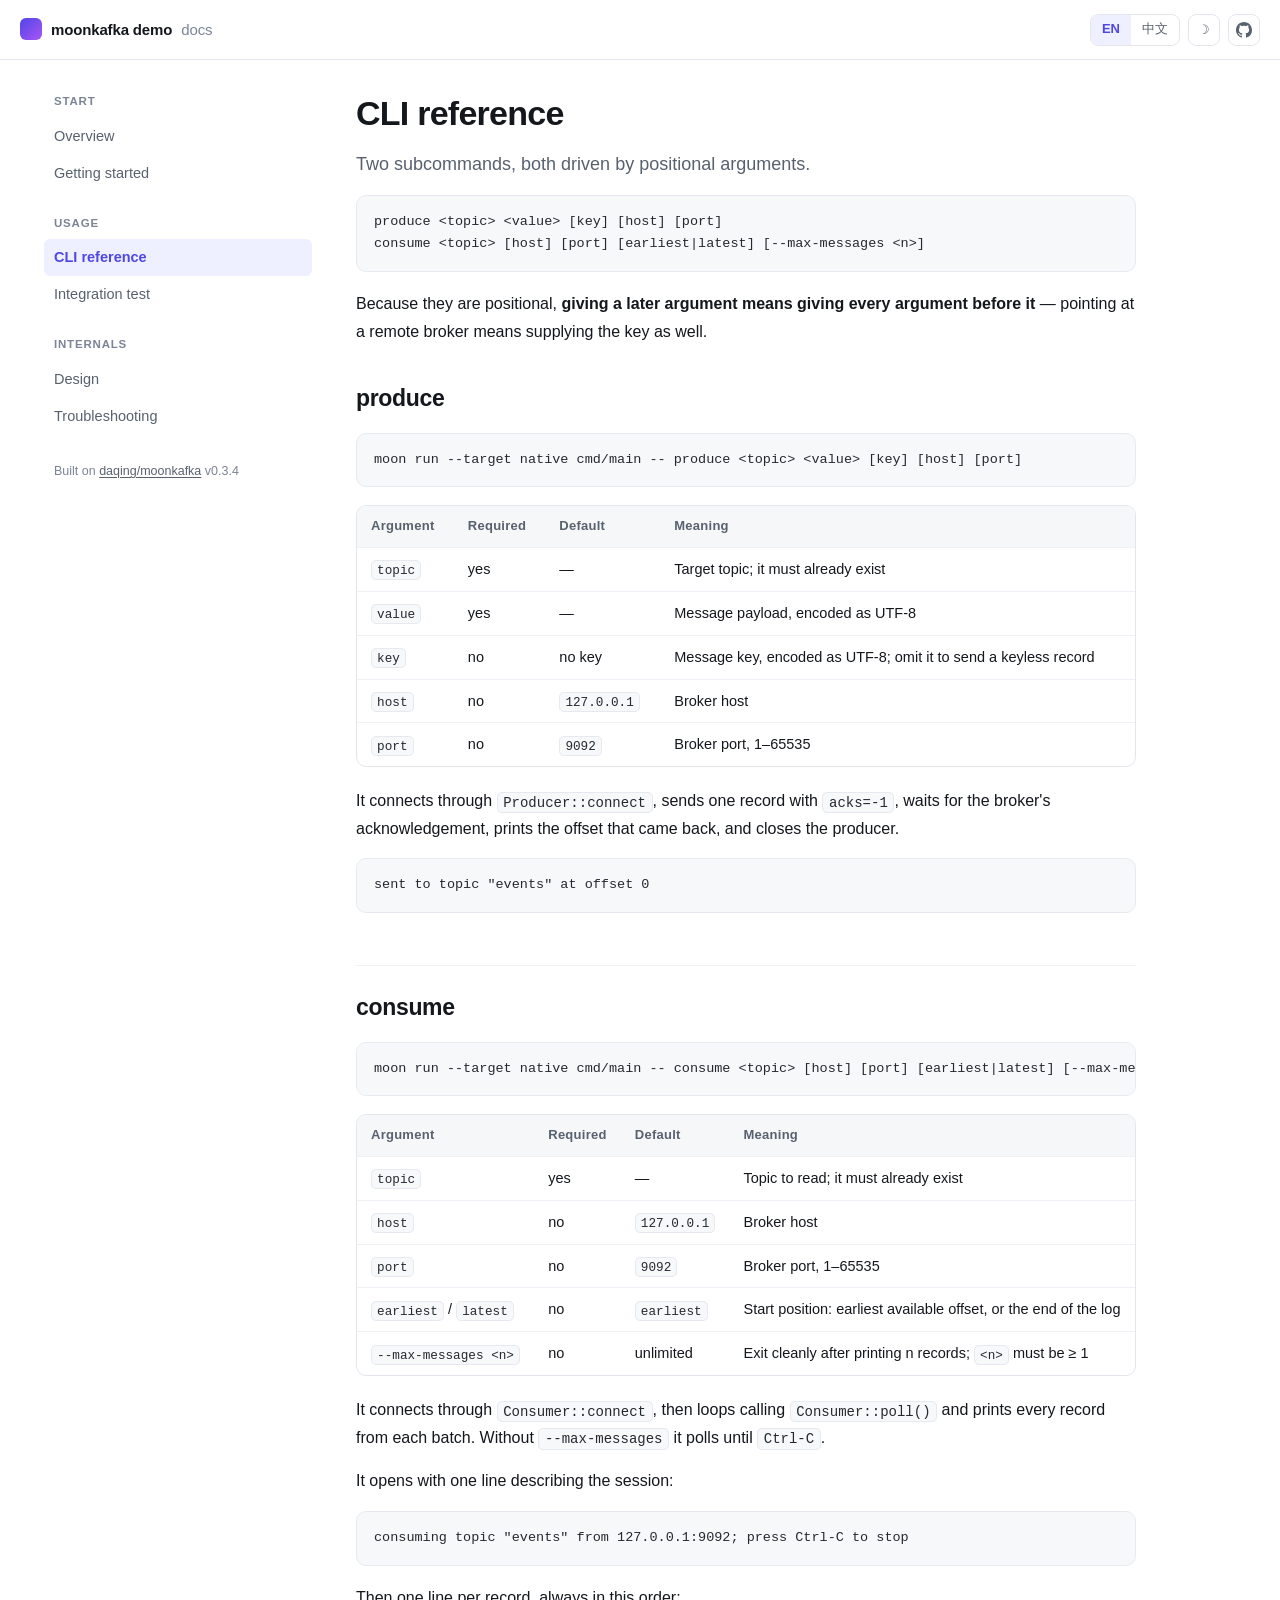
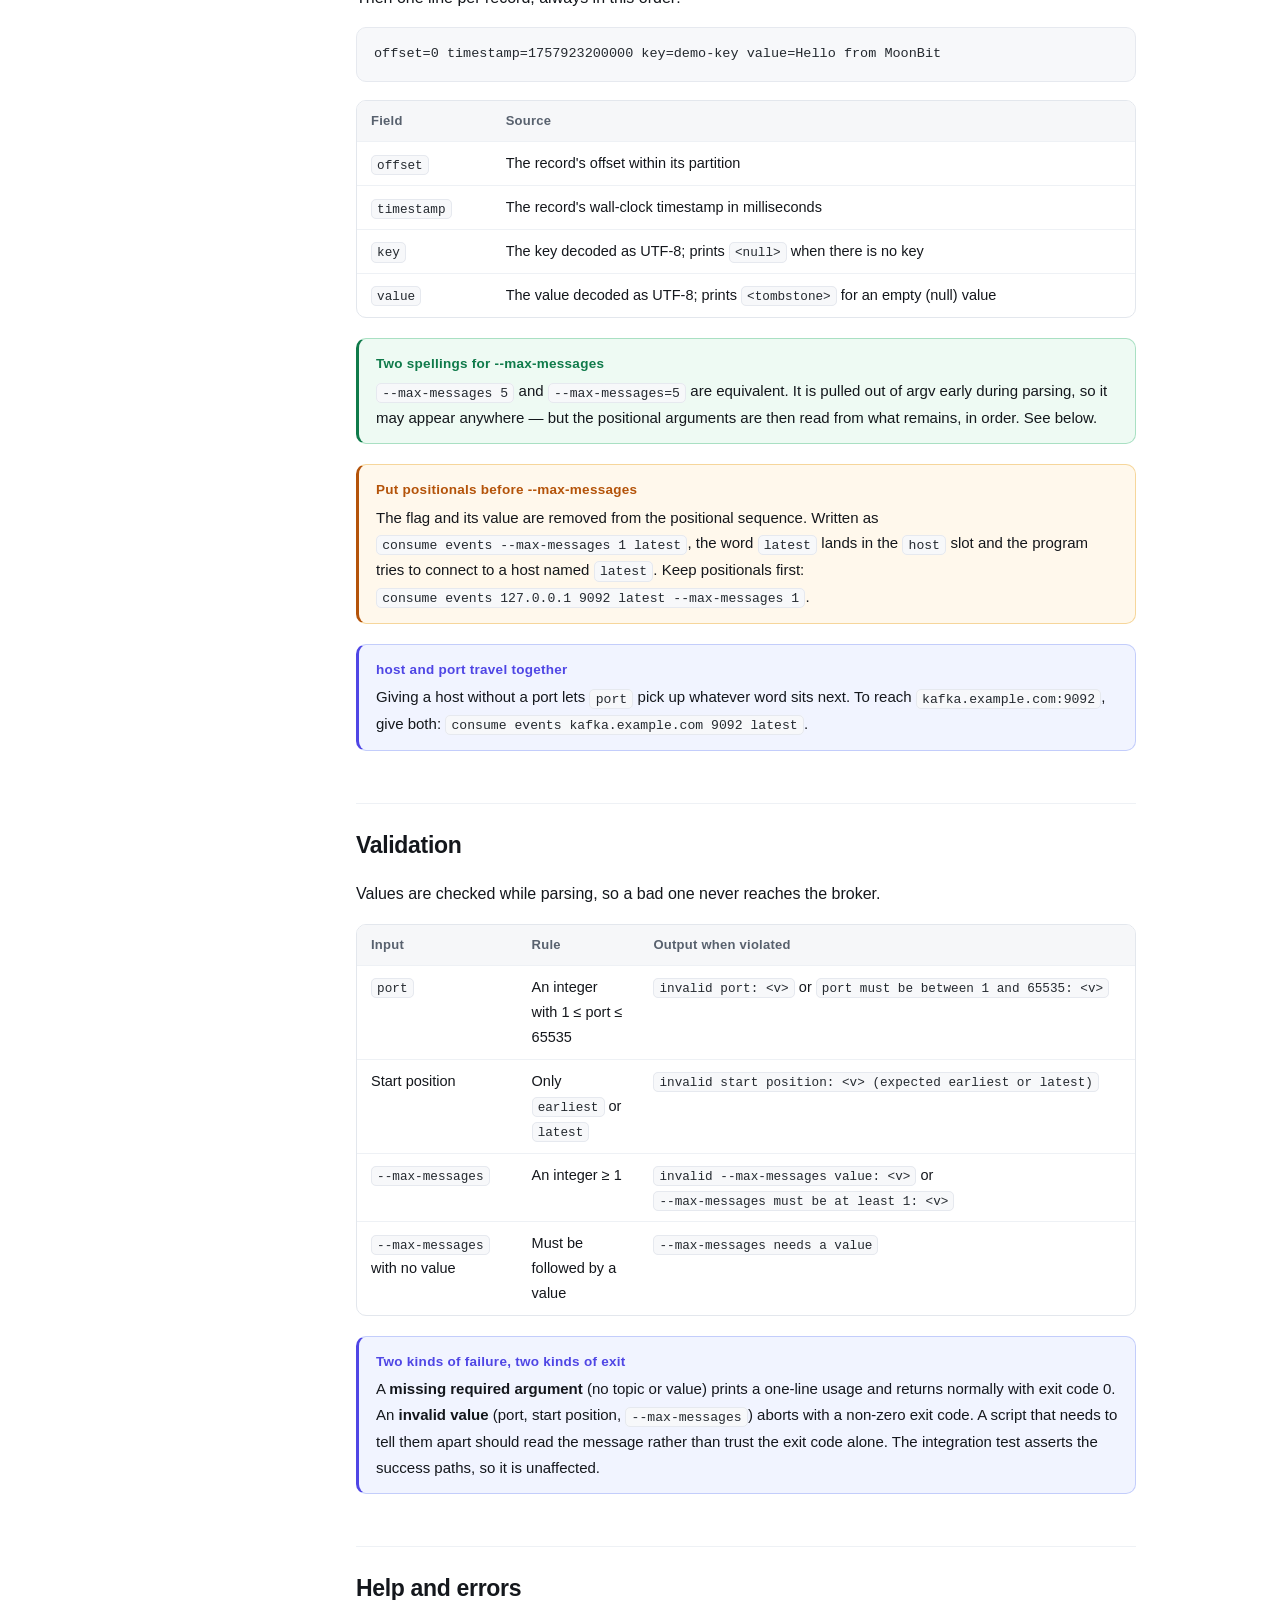
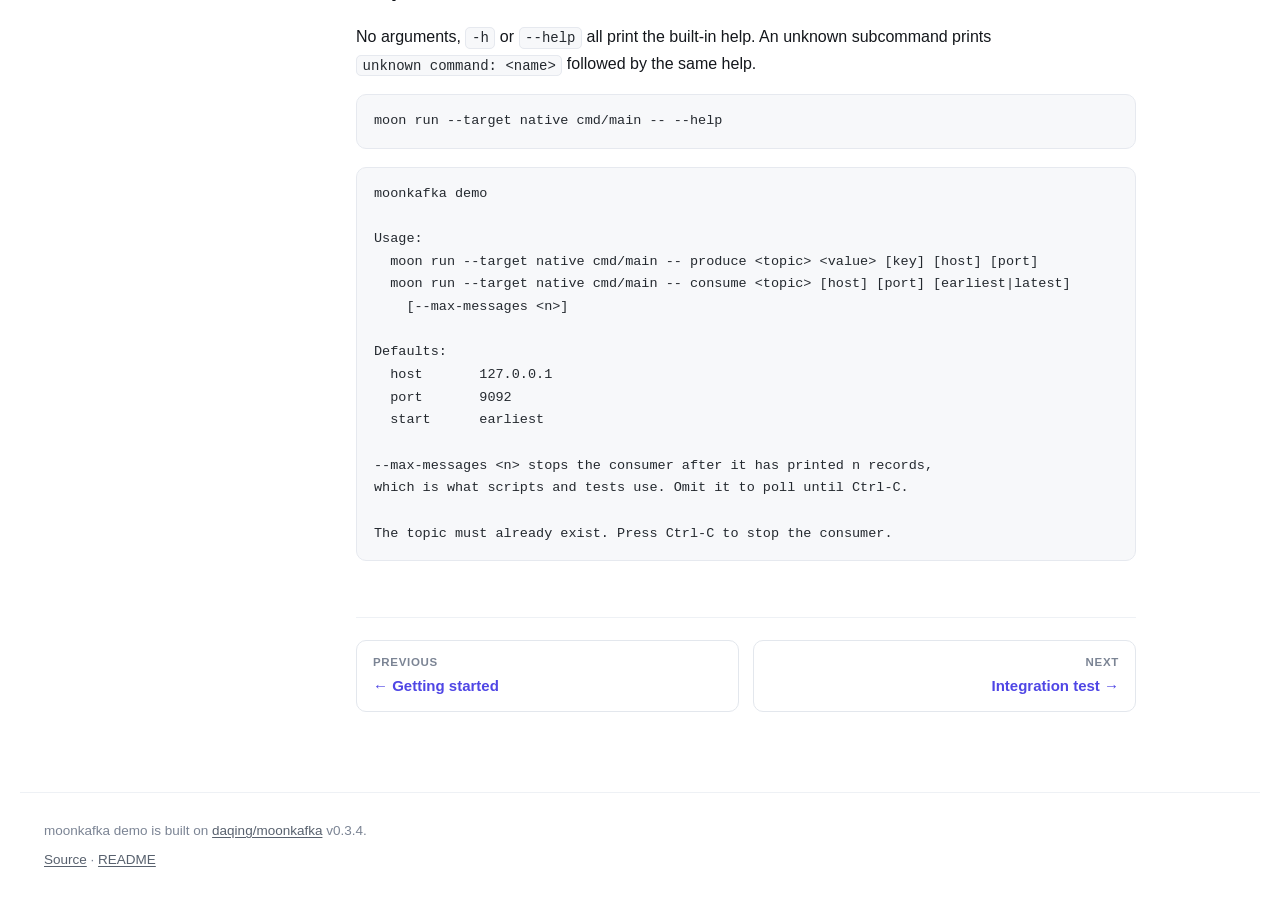
<file: docs/cli.html>
<!doctype html>
<html lang="en" data-lang="en" data-title-zh="命令行参考 · moonkafka demo">
<head>
<meta charset="utf-8">
<meta name="viewport" content="width=device-width, initial-scale=1">
<title>CLI reference · moonkafka demo</title>
<meta name="description" content="Every argument, output format and validation rule for the produce and consume subcommands.">
<script>
  (function () {
    var root = document.documentElement;
    var theme = null, lang = null;
    try {
      theme = localStorage.getItem("moonkafka-demo-theme");
      lang = localStorage.getItem("moonkafka-demo-lang");
    } catch (e) {}
    if (theme !== "light" && theme !== "dark") {
      theme = window.matchMedia("(prefers-color-scheme: dark)").matches ? "dark" : "light";
    }
    lang = lang === "zh" ? "zh" : "en";
    root.setAttribute("data-theme", theme);
    root.setAttribute("data-lang", lang);
    root.setAttribute("lang", lang === "en" ? "en" : "zh-CN");
  })();
</script>
<link rel="stylesheet" href="assets/style.css">
</head>
<body>

<header class="site-header">
  <a class="brand" href="index.html">
    <span class="brand-mark" aria-hidden="true"></span>
    moonkafka demo<span class="brand-sub">docs</span>
  </a>
  <span class="header-spacer"></span>
  <div class="header-actions">
    <button class="nav-toggle" type="button" aria-expanded="false" aria-controls="sidebar">☰</button>
    <div class="lang-switch" role="group" aria-label="Switch to Chinese">
      <button type="button" data-lang-set="en" aria-pressed="true">EN</button>
      <button type="button" data-lang-set="zh" aria-pressed="false">中文</button>
    </div>
    <button class="theme-toggle" type="button">☽</button>
    <a class="icon-link" href="https://github.com/daqing/moonkafka-demo" aria-label="GitHub">
      <svg viewBox="0 0 16 16" width="16" height="16" aria-hidden="true" fill="currentColor"><path d="M8 0C3.58 0 0 3.58 0 8c0 3.54 2.29 6.53 5.47 7.59.4.07.55-.17.55-.38 0-.19-.01-.82-.01-1.49-2.01.37-2.53-.49-2.69-.94-.09-.23-.48-.94-.82-1.13-.28-.15-.68-.52-.01-.53.63-.01 1.08.58 1.23.82.72 1.21 1.87.87 2.33.66.07-.52.28-.87.51-1.07-1.78-.2-3.64-.89-3.64-3.95 0-.87.31-1.59.82-2.15-.08-.2-.36-1.02.08-2.12 0 0 .67-.21 2.2.82.64-.18 1.32-.27 2-.27s1.36.09 2 .27c1.53-1.04 2.2-.82 2.2-.82.44 1.1.16 1.92.08 2.12.51.56.82 1.27.82 2.15 0 3.07-1.87 3.75-3.65 3.95.29.25.54.73.54 1.48 0 1.07-.01 1.93-.01 2.2 0 .21.15.46.55.38A8.01 8.01 0 0 0 16 8c0-4.42-3.58-8-8-8Z"/></svg>
    </a>
  </div>
</header>

<div class="layout">

  <nav class="sidebar" id="sidebar">
    <div class="nav-group">
      <p class="nav-group-title"><span data-l="zh">开始</span><span data-l="en">Start</span></p>
      <a href="index.html"><span data-l="zh">概览</span><span data-l="en">Overview</span></a>
      <a href="getting-started.html"><span data-l="zh">快速开始</span><span data-l="en">Getting started</span></a>
    </div>
    <div class="nav-group">
      <p class="nav-group-title"><span data-l="zh">使用</span><span data-l="en">Usage</span></p>
      <a class="active" href="cli.html"><span data-l="zh">命令行参考</span><span data-l="en">CLI reference</span></a>
      <a href="itest.html"><span data-l="zh">集成测试</span><span data-l="en">Integration test</span></a>
    </div>
    <div class="nav-group">
      <p class="nav-group-title"><span data-l="zh">深入</span><span data-l="en">Internals</span></p>
      <a href="architecture.html"><span data-l="zh">设计与实现</span><span data-l="en">Design</span></a>
      <a href="troubleshooting.html"><span data-l="zh">常见问题</span><span data-l="en">Troubleshooting</span></a>
    </div>
    <p class="sidebar-foot">
      <span data-l="zh">基于 <a href="https://github.com/daqing/moonkafka">daqing/moonkafka</a> v0.3.4</span>
      <span data-l="en">Built on <a href="https://github.com/daqing/moonkafka">daqing/moonkafka</a> v0.3.4</span>
    </p>
  </nav>

  <main class="content">

    <h1><span data-l="zh">命令行参考</span><span data-l="en">CLI reference</span></h1>

    <p class="lead" data-l="zh">两个子命令，参数都是位置参数。</p>
    <p class="lead" data-l="en">Two subcommands, both driven by positional arguments.</p>

<pre><code>produce &lt;topic&gt; &lt;value&gt; [key] [host] [port]
consume &lt;topic&gt; [host] [port] [earliest|latest] [--max-messages &lt;n&gt;]</code></pre>

    <p data-l="zh">
      因为参数是位置参数，<strong>要指定靠后的参数，就必须把前面的都写出来</strong>。
      例如想连远程 broker，就得连 key 一起给出。
    </p>
    <p data-l="en">
      Because they are positional, <strong>giving a later argument means giving every
      argument before it</strong> — pointing at a remote broker means supplying the key
      as well.
    </p>

    <h2>produce</h2>

<pre><code>moon run --target native cmd/main -- produce &lt;topic&gt; &lt;value&gt; [key] [host] [port]</code></pre>

    <div class="table-wrap" data-l="zh">
      <table>
        <thead><tr><th>参数</th><th>必需</th><th>默认值</th><th>说明</th></tr></thead>
        <tbody>
          <tr><td><code>topic</code></td><td>是</td><td>—</td><td>目标主题，必须已存在</td></tr>
          <tr><td><code>value</code></td><td>是</td><td>—</td><td>消息内容，按 UTF-8 编码</td></tr>
          <tr><td><code>key</code></td><td>否</td><td>无 key</td><td>消息 key，按 UTF-8 编码；省略时发送无 key 的记录</td></tr>
          <tr><td><code>host</code></td><td>否</td><td><code>127.0.0.1</code></td><td>broker 地址</td></tr>
          <tr><td><code>port</code></td><td>否</td><td><code>9092</code></td><td>broker 端口，取值 1–65535</td></tr>
        </tbody>
      </table>
    </div>
    <div class="table-wrap" data-l="en">
      <table>
        <thead><tr><th>Argument</th><th>Required</th><th>Default</th><th>Meaning</th></tr></thead>
        <tbody>
          <tr><td><code>topic</code></td><td>yes</td><td>—</td><td>Target topic; it must already exist</td></tr>
          <tr><td><code>value</code></td><td>yes</td><td>—</td><td>Message payload, encoded as UTF-8</td></tr>
          <tr><td><code>key</code></td><td>no</td><td>no key</td><td>Message key, encoded as UTF-8; omit it to send a keyless record</td></tr>
          <tr><td><code>host</code></td><td>no</td><td><code>127.0.0.1</code></td><td>Broker host</td></tr>
          <tr><td><code>port</code></td><td>no</td><td><code>9092</code></td><td>Broker port, 1–65535</td></tr>
        </tbody>
      </table>
    </div>

    <p data-l="zh">
      它通过 <code>Producer::connect</code> 连接主题，以 <code>acks=-1</code> 发送一条记录，
      等 broker 确认后打印返回的偏移量，然后关闭 producer。
    </p>
    <p data-l="en">
      It connects through <code>Producer::connect</code>, sends one record with
      <code>acks=-1</code>, waits for the broker's acknowledgement, prints the offset
      that came back, and closes the producer.
    </p>

<pre><code>sent to topic "events" at offset 0</code></pre>

    <h2>consume</h2>

<pre><code>moon run --target native cmd/main -- consume &lt;topic&gt; [host] [port] [earliest|latest] [--max-messages &lt;n&gt;]</code></pre>

    <div class="table-wrap" data-l="zh">
      <table>
        <thead><tr><th>参数</th><th>必需</th><th>默认值</th><th>说明</th></tr></thead>
        <tbody>
          <tr><td><code>topic</code></td><td>是</td><td>—</td><td>要读取的主题，必须已存在</td></tr>
          <tr><td><code>host</code></td><td>否</td><td><code>127.0.0.1</code></td><td>broker 地址</td></tr>
          <tr><td><code>port</code></td><td>否</td><td><code>9092</code></td><td>broker 端口，取值 1–65535</td></tr>
          <tr><td><code>earliest</code> / <code>latest</code></td><td>否</td><td><code>earliest</code></td><td>起始位置：从最早可用偏移量，还是从末尾开始</td></tr>
          <tr><td><code>--max-messages &lt;n&gt;</code></td><td>否</td><td>无限制</td><td>打印 n 条记录后正常退出；<code>&lt;n&gt;</code> 必须 ≥ 1</td></tr>
        </tbody>
      </table>
    </div>
    <div class="table-wrap" data-l="en">
      <table>
        <thead><tr><th>Argument</th><th>Required</th><th>Default</th><th>Meaning</th></tr></thead>
        <tbody>
          <tr><td><code>topic</code></td><td>yes</td><td>—</td><td>Topic to read; it must already exist</td></tr>
          <tr><td><code>host</code></td><td>no</td><td><code>127.0.0.1</code></td><td>Broker host</td></tr>
          <tr><td><code>port</code></td><td>no</td><td><code>9092</code></td><td>Broker port, 1–65535</td></tr>
          <tr><td><code>earliest</code> / <code>latest</code></td><td>no</td><td><code>earliest</code></td><td>Start position: earliest available offset, or the end of the log</td></tr>
          <tr><td><code>--max-messages &lt;n&gt;</code></td><td>no</td><td>unlimited</td><td>Exit cleanly after printing n records; <code>&lt;n&gt;</code> must be ≥ 1</td></tr>
        </tbody>
      </table>
    </div>

    <p data-l="zh">
      它通过 <code>Consumer::connect</code> 连接主题，然后在一个循环里反复调用
      <code>Consumer::poll()</code>，把每一批记录逐条打印出来。没有
      <code>--max-messages</code> 时会一直轮询，直到 <code>Ctrl-C</code>。
    </p>
    <p data-l="en">
      It connects through <code>Consumer::connect</code>, then loops calling
      <code>Consumer::poll()</code> and prints every record from each batch. Without
      <code>--max-messages</code> it polls until <code>Ctrl-C</code>.
    </p>

    <p data-l="zh">启动时先打印一行会话说明：</p>
    <p data-l="en">It opens with one line describing the session:</p>

<pre><code>consuming topic "events" from 127.0.0.1:9092; press Ctrl-C to stop</code></pre>

    <p data-l="zh">之后每条记录一行，字段顺序固定：</p>
    <p data-l="en">Then one line per record, always in this order:</p>

<pre><code>offset=0 timestamp=1757923200000 key=demo-key value=Hello from MoonBit</code></pre>

    <div class="table-wrap" data-l="zh">
      <table>
        <thead><tr><th>字段</th><th>来源</th></tr></thead>
        <tbody>
          <tr><td><code>offset</code></td><td>记录在分区里的偏移量</td></tr>
          <tr><td><code>timestamp</code></td><td>记录的墙上时钟毫秒值</td></tr>
          <tr><td><code>key</code></td><td>key 解码为 UTF-8；没有 key 时显示 <code>&lt;null&gt;</code></td></tr>
          <tr><td><code>value</code></td><td>value 解码为 UTF-8；value 为空（tombstone）时显示 <code>&lt;tombstone&gt;</code></td></tr>
        </tbody>
      </table>
    </div>
    <div class="table-wrap" data-l="en">
      <table>
        <thead><tr><th>Field</th><th>Source</th></tr></thead>
        <tbody>
          <tr><td><code>offset</code></td><td>The record's offset within its partition</td></tr>
          <tr><td><code>timestamp</code></td><td>The record's wall-clock timestamp in milliseconds</td></tr>
          <tr><td><code>key</code></td><td>The key decoded as UTF-8; prints <code>&lt;null&gt;</code> when there is no key</td></tr>
          <tr><td><code>value</code></td><td>The value decoded as UTF-8; prints <code>&lt;tombstone&gt;</code> for an empty (null) value</td></tr>
        </tbody>
      </table>
    </div>

    <div class="callout tip" data-l="zh">
      <span class="callout-title">--max-messages 有两种写法</span>
      <code>--max-messages 5</code> 与 <code>--max-messages=5</code> 等价。它以参数的形式
      在解析早期被摘出来，所以可以出现在 argv 的任意位置——但位置参数仍然按剩余顺序
      排列，见下。
    </div>
    <div class="callout tip" data-l="en">
      <span class="callout-title">Two spellings for --max-messages</span>
      <code>--max-messages 5</code> and <code>--max-messages=5</code> are equivalent. It is
      pulled out of argv early during parsing, so it may appear anywhere — but the
      positional arguments are then read from what remains, in order. See below.
    </div>

    <div class="callout warn" data-l="zh">
      <span class="callout-title">位置参数要写在 --max-messages 之前</span>
      <code>--max-messages</code> 和它的取值会从位置参数序列里被移除。写成
      <code>consume events --max-messages 1 latest</code> 时，<code>latest</code> 会落到
      <code>host</code> 的位置上，于是程序把 <code>latest</code> 当成主机名去连接。
      把位置参数写在前面：<code>consume events 127.0.0.1 9092 latest --max-messages 1</code>。
    </div>
    <div class="callout warn" data-l="en">
      <span class="callout-title">Put positionals before --max-messages</span>
      The flag and its value are removed from the positional sequence. Written as
      <code>consume events --max-messages 1 latest</code>, the word <code>latest</code>
      lands in the <code>host</code> slot and the program tries to connect to a host
      named <code>latest</code>. Keep positionals first:
      <code>consume events 127.0.0.1 9092 latest --max-messages 1</code>.
    </div>

    <div class="callout note" data-l="zh">
      <span class="callout-title">host 与 port 是一对</span>
      只写 host 而不写 port 会让 <code>port</code> 取到下一个位置上的词。想连
      <code>kafka.example.com:9092</code> 就两个都写：
      <code>consume events kafka.example.com 9092 latest</code>。
    </div>
    <div class="callout note" data-l="en">
      <span class="callout-title">host and port travel together</span>
      Giving a host without a port lets <code>port</code> pick up whatever word sits
      next. To reach <code>kafka.example.com:9092</code>, give both:
      <code>consume events kafka.example.com 9092 latest</code>.
    </div>

    <h2><span data-l="zh">参数校验</span><span data-l="en">Validation</span></h2>

    <p data-l="zh">取值在解析期就被检查，非法输入不会走到连接 broker 那一步。</p>
    <p data-l="en">Values are checked while parsing, so a bad one never reaches the broker.</p>

    <div class="table-wrap" data-l="zh">
      <table>
        <thead><tr><th>输入</th><th>规则</th><th>违反时的输出</th></tr></thead>
        <tbody>
          <tr><td><code>port</code></td><td>整数，且 1 ≤ port ≤ 65535</td><td><code>invalid port: &lt;v&gt;</code> 或 <code>port must be between 1 and 65535: &lt;v&gt;</code></td></tr>
          <tr><td>起始位置</td><td>只接受 <code>earliest</code> 或 <code>latest</code></td><td><code>invalid start position: &lt;v&gt; (expected earliest or latest)</code></td></tr>
          <tr><td><code>--max-messages</code></td><td>必须是整数且 ≥ 1</td><td><code>invalid --max-messages value: &lt;v&gt;</code> 或 <code>--max-messages must be at least 1: &lt;v&gt;</code></td></tr>
          <tr><td><code>--max-messages</code> 缺值</td><td>后面必须跟一个取值</td><td><code>--max-messages needs a value</code></td></tr>
        </tbody>
      </table>
    </div>
    <div class="table-wrap" data-l="en">
      <table>
        <thead><tr><th>Input</th><th>Rule</th><th>Output when violated</th></tr></thead>
        <tbody>
          <tr><td><code>port</code></td><td>An integer with 1 ≤ port ≤ 65535</td><td><code>invalid port: &lt;v&gt;</code> or <code>port must be between 1 and 65535: &lt;v&gt;</code></td></tr>
          <tr><td>Start position</td><td>Only <code>earliest</code> or <code>latest</code></td><td><code>invalid start position: &lt;v&gt; (expected earliest or latest)</code></td></tr>
          <tr><td><code>--max-messages</code></td><td>An integer ≥ 1</td><td><code>invalid --max-messages value: &lt;v&gt;</code> or <code>--max-messages must be at least 1: &lt;v&gt;</code></td></tr>
          <tr><td><code>--max-messages</code> with no value</td><td>Must be followed by a value</td><td><code>--max-messages needs a value</code></td></tr>
        </tbody>
      </table>
    </div>

    <div class="callout note" data-l="zh">
      <span class="callout-title">两类失败，两种退出方式</span>
      <strong>缺少必需参数</strong>（没给 topic 或 value）时只打印一行用法然后正常结束，
      退出码为 0。<strong>取值非法</strong>（端口、起始位置、<code>--max-messages</code>）
      时程序中止，退出码非 0。脚本里要区分这两种情况，请看 stderr/stdout 上的文字而不是
      只看退出码。集成测试断言的是成功路径，因此不受影响。
    </div>
    <div class="callout note" data-l="en">
      <span class="callout-title">Two kinds of failure, two kinds of exit</span>
      A <strong>missing required argument</strong> (no topic or value) prints a one-line
      usage and returns normally with exit code 0. An <strong>invalid value</strong>
      (port, start position, <code>--max-messages</code>) aborts with a non-zero exit
      code. A script that needs to tell them apart should read the message rather than
      trust the exit code alone. The integration test asserts the success paths, so it
      is unaffected.
    </div>

    <h2><span data-l="zh">帮助与错误</span><span data-l="en">Help and errors</span></h2>

    <p data-l="zh">
      不带参数、<code>-h</code> 或 <code>--help</code> 都会打印内置帮助。未知子命令会先打印
      <code>unknown command: &lt;name&gt;</code>，再打印帮助。
    </p>
    <p data-l="en">
      No arguments, <code>-h</code> or <code>--help</code> all print the built-in help.
      An unknown subcommand prints <code>unknown command: &lt;name&gt;</code> followed by
      the same help.
    </p>

<pre><code>moon run --target native cmd/main -- --help</code></pre>

<pre><code>moonkafka demo

Usage:
  moon run --target native cmd/main -- produce &lt;topic&gt; &lt;value&gt; [key] [host] [port]
  moon run --target native cmd/main -- consume &lt;topic&gt; [host] [port] [earliest|latest]
    [--max-messages &lt;n&gt;]

Defaults:
  host       127.0.0.1
  port       9092
  start      earliest

--max-messages &lt;n&gt; stops the consumer after it has printed n records,
which is what scripts and tests use. Omit it to poll until Ctrl-C.

The topic must already exist. Press Ctrl-C to stop the consumer.</code></pre>

    <div class="pager">
      <a href="getting-started.html">
        <span class="pager-label"><span data-l="zh">上一页</span><span data-l="en">Previous</span></span>
        <span class="pager-title"><span data-l="zh">← 快速开始</span><span data-l="en">← Getting started</span></span>
      </a>
      <a class="pager-next" href="itest.html">
        <span class="pager-label"><span data-l="zh">下一页</span><span data-l="en">Next</span></span>
        <span class="pager-title"><span data-l="zh">集成测试 →</span><span data-l="en">Integration test →</span></span>
      </a>
    </div>

  </main>
</div>

<footer class="site-footer">
  <p>
    <span data-l="zh">moonkafka demo 基于 <a href="https://github.com/daqing/moonkafka">daqing/moonkafka</a> v0.3.4 构建。</span>
    <span data-l="en">moonkafka demo is built on <a href="https://github.com/daqing/moonkafka">daqing/moonkafka</a> v0.3.4.</span>
  </p>
  <p>
    <a href="https://github.com/daqing/moonkafka-demo"><span data-l="zh">源码</span><span data-l="en">Source</span></a>
    ·
    <a href="https://github.com/daqing/moonkafka-demo/blob/main/README.md">README</a>
  </p>
</footer>

<script src="assets/site.js"></script>
</body>
</html>
</file>
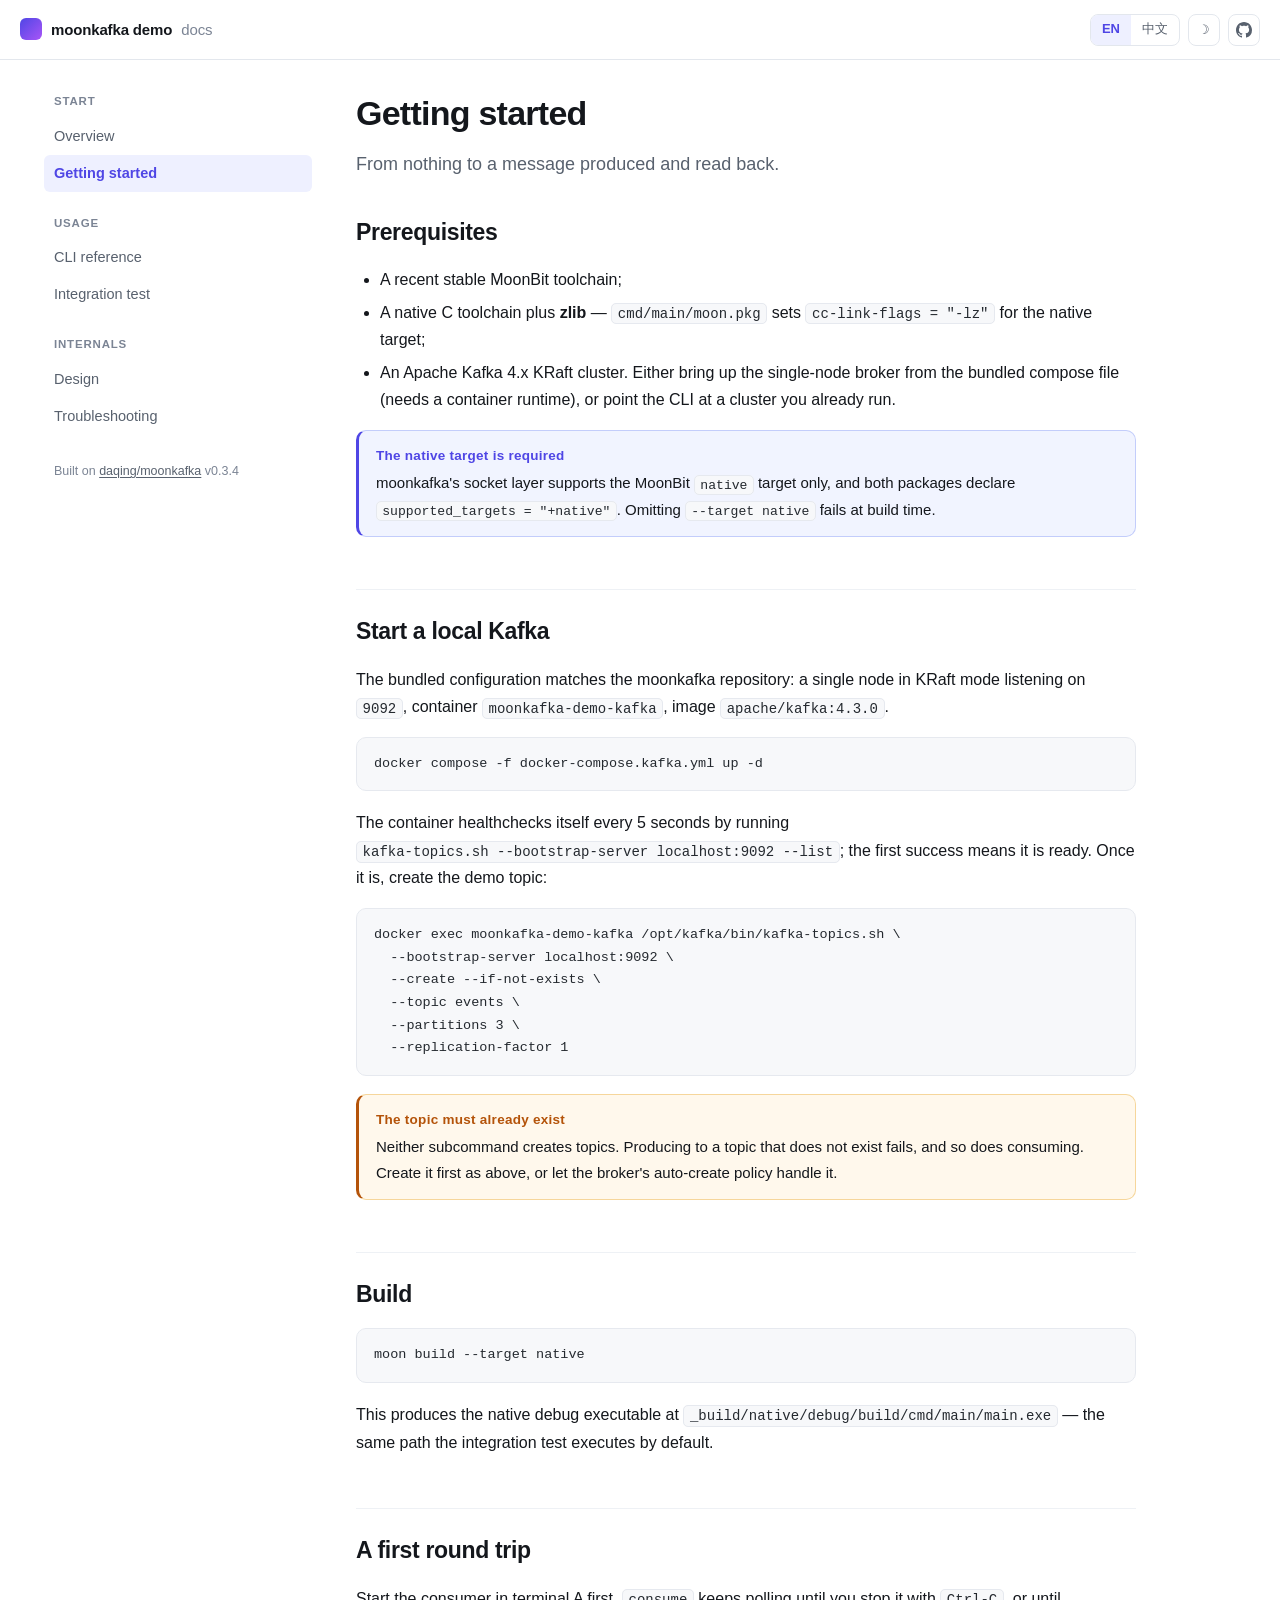
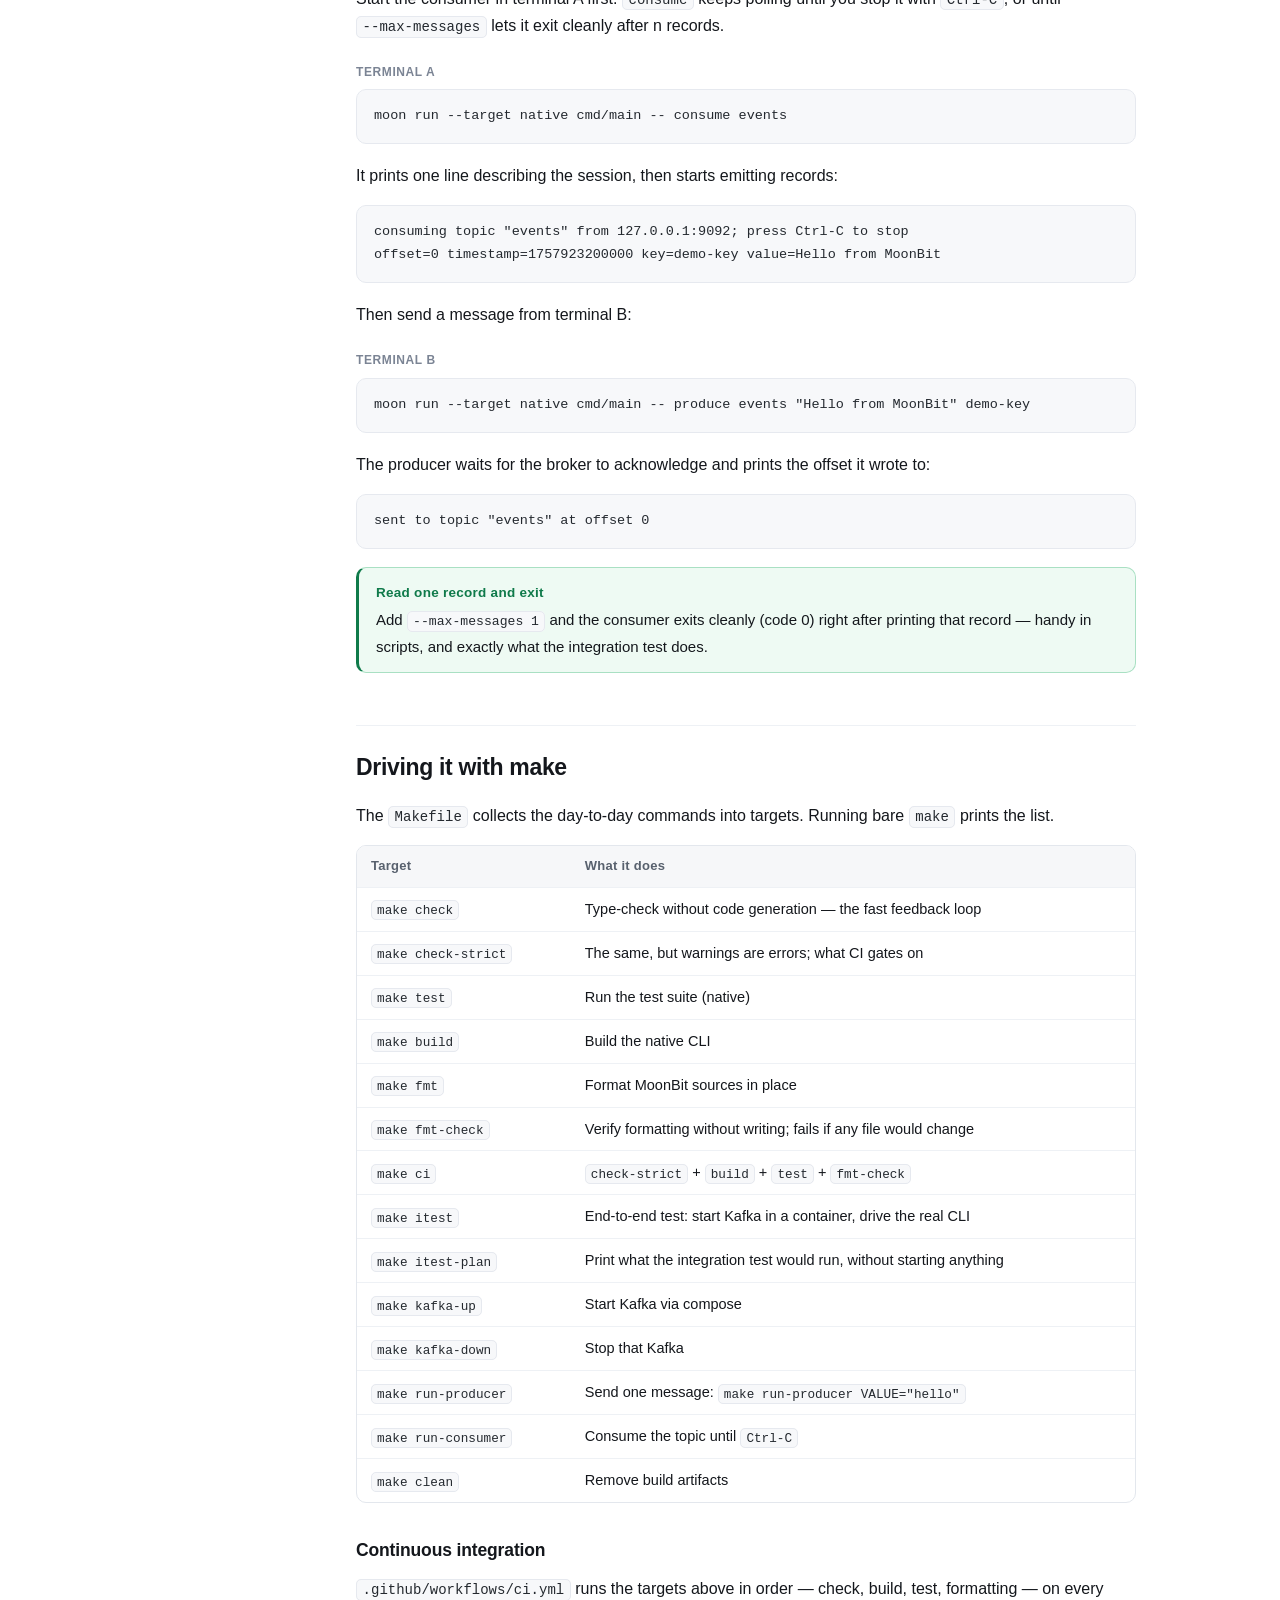
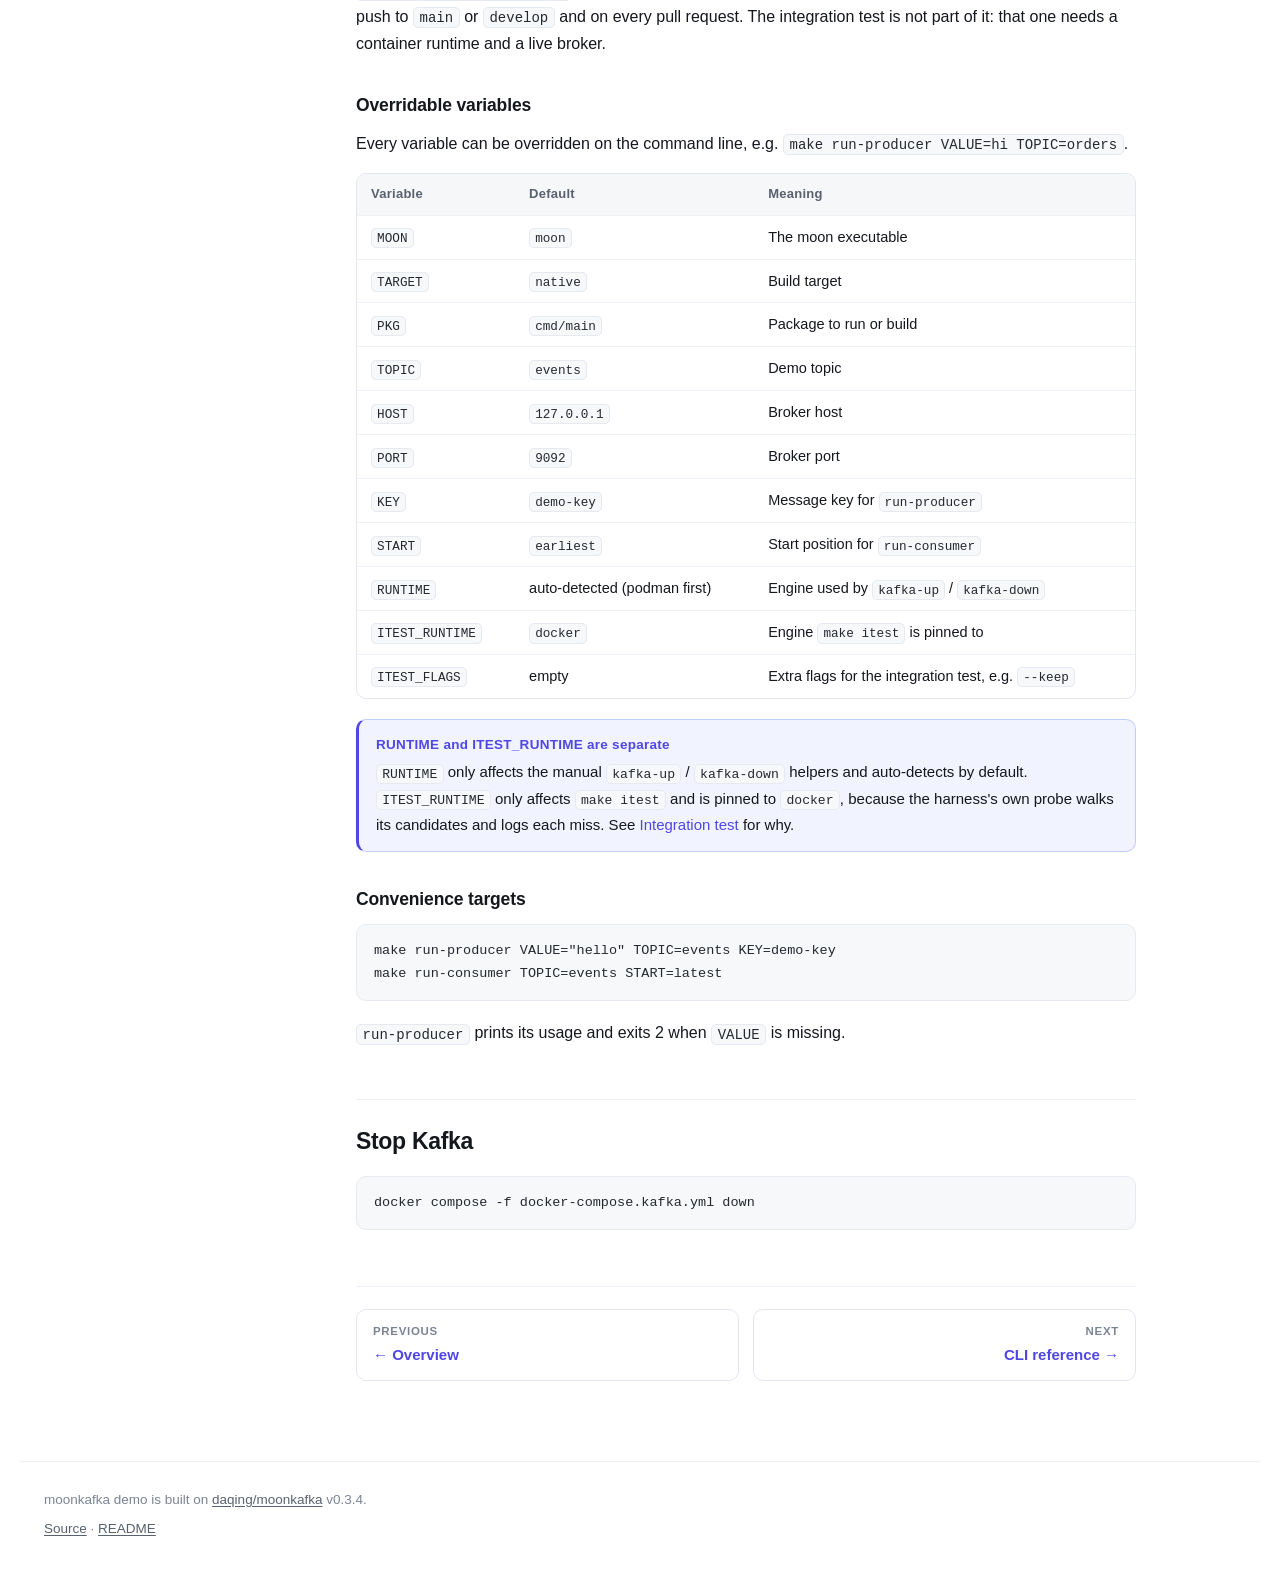
<file: docs/getting-started.html>
<!doctype html>
<html lang="en" data-lang="en" data-title-zh="快速开始 · moonkafka demo">
<head>
<meta charset="utf-8">
<meta name="viewport" content="width=device-width, initial-scale=1">
<title>Getting started · moonkafka demo</title>
<meta name="description" content="Prerequisites, starting a local Kafka, building, and the first round trip.">
<script>
  (function () {
    var root = document.documentElement;
    var theme = null, lang = null;
    try {
      theme = localStorage.getItem("moonkafka-demo-theme");
      lang = localStorage.getItem("moonkafka-demo-lang");
    } catch (e) {}
    if (theme !== "light" && theme !== "dark") {
      theme = window.matchMedia("(prefers-color-scheme: dark)").matches ? "dark" : "light";
    }
    lang = lang === "zh" ? "zh" : "en";
    root.setAttribute("data-theme", theme);
    root.setAttribute("data-lang", lang);
    root.setAttribute("lang", lang === "en" ? "en" : "zh-CN");
  })();
</script>
<link rel="stylesheet" href="assets/style.css">
</head>
<body>

<header class="site-header">
  <a class="brand" href="index.html">
    <span class="brand-mark" aria-hidden="true"></span>
    moonkafka demo<span class="brand-sub">docs</span>
  </a>
  <span class="header-spacer"></span>
  <div class="header-actions">
    <button class="nav-toggle" type="button" aria-expanded="false" aria-controls="sidebar">☰</button>
    <div class="lang-switch" role="group" aria-label="Switch to Chinese">
      <button type="button" data-lang-set="en" aria-pressed="true">EN</button>
      <button type="button" data-lang-set="zh" aria-pressed="false">中文</button>
    </div>
    <button class="theme-toggle" type="button">☽</button>
    <a class="icon-link" href="https://github.com/daqing/moonkafka-demo" aria-label="GitHub">
      <svg viewBox="0 0 16 16" width="16" height="16" aria-hidden="true" fill="currentColor"><path d="M8 0C3.58 0 0 3.58 0 8c0 3.54 2.29 6.53 5.47 7.59.4.07.55-.17.55-.38 0-.19-.01-.82-.01-1.49-2.01.37-2.53-.49-2.69-.94-.09-.23-.48-.94-.82-1.13-.28-.15-.68-.52-.01-.53.63-.01 1.08.58 1.23.82.72 1.21 1.87.87 2.33.66.07-.52.28-.87.51-1.07-1.78-.2-3.64-.89-3.64-3.95 0-.87.31-1.59.82-2.15-.08-.2-.36-1.02.08-2.12 0 0 .67-.21 2.2.82.64-.18 1.32-.27 2-.27s1.36.09 2 .27c1.53-1.04 2.2-.82 2.2-.82.44 1.1.16 1.92.08 2.12.51.56.82 1.27.82 2.15 0 3.07-1.87 3.75-3.65 3.95.29.25.54.73.54 1.48 0 1.07-.01 1.93-.01 2.2 0 .21.15.46.55.38A8.01 8.01 0 0 0 16 8c0-4.42-3.58-8-8-8Z"/></svg>
    </a>
  </div>
</header>

<div class="layout">

  <nav class="sidebar" id="sidebar">
    <div class="nav-group">
      <p class="nav-group-title"><span data-l="zh">开始</span><span data-l="en">Start</span></p>
      <a href="index.html"><span data-l="zh">概览</span><span data-l="en">Overview</span></a>
      <a class="active" href="getting-started.html"><span data-l="zh">快速开始</span><span data-l="en">Getting started</span></a>
    </div>
    <div class="nav-group">
      <p class="nav-group-title"><span data-l="zh">使用</span><span data-l="en">Usage</span></p>
      <a href="cli.html"><span data-l="zh">命令行参考</span><span data-l="en">CLI reference</span></a>
      <a href="itest.html"><span data-l="zh">集成测试</span><span data-l="en">Integration test</span></a>
    </div>
    <div class="nav-group">
      <p class="nav-group-title"><span data-l="zh">深入</span><span data-l="en">Internals</span></p>
      <a href="architecture.html"><span data-l="zh">设计与实现</span><span data-l="en">Design</span></a>
      <a href="troubleshooting.html"><span data-l="zh">常见问题</span><span data-l="en">Troubleshooting</span></a>
    </div>
    <p class="sidebar-foot">
      <span data-l="zh">基于 <a href="https://github.com/daqing/moonkafka">daqing/moonkafka</a> v0.3.4</span>
      <span data-l="en">Built on <a href="https://github.com/daqing/moonkafka">daqing/moonkafka</a> v0.3.4</span>
    </p>
  </nav>

  <main class="content">

    <h1><span data-l="zh">快速开始</span><span data-l="en">Getting started</span></h1>

    <p class="lead" data-l="zh">从零到一条消息被发出去、又被读回来。</p>
    <p class="lead" data-l="en">From nothing to a message produced and read back.</p>

    <h2><span data-l="zh">前置条件</span><span data-l="en">Prerequisites</span></h2>

    <ul data-l="zh">
      <li>最新稳定版的 MoonBit 工具链；</li>
      <li>原生 C 编译环境，以及 <strong>zlib</strong>——<code>cmd/main/moon.pkg</code> 为 native 目标设置了 <code>cc-link-flags = "-lz"</code>；</li>
      <li>一个 Apache Kafka 4.x KRaft 集群。可以用仓库附带的 compose 配置起一个单节点 broker（需要容器运行时），也可以指向你自己已有的集群。</li>
    </ul>
    <ul data-l="en">
      <li>A recent stable MoonBit toolchain;</li>
      <li>A native C toolchain plus <strong>zlib</strong> — <code>cmd/main/moon.pkg</code> sets <code>cc-link-flags = "-lz"</code> for the native target;</li>
      <li>An Apache Kafka 4.x KRaft cluster. Either bring up the single-node broker from the bundled compose file (needs a container runtime), or point the CLI at a cluster you already run.</li>
    </ul>

    <div class="callout note" data-l="zh">
      <span class="callout-title">必须指定 native 目标</span>
      moonkafka 的 socket 实现只支持 MoonBit <code>native</code> 目标，两个包都声明了
      <code>supported_targets = "+native"</code>。省略 <code>--target native</code> 会在构建期失败。
    </div>
    <div class="callout note" data-l="en">
      <span class="callout-title">The native target is required</span>
      moonkafka's socket layer supports the MoonBit <code>native</code> target only, and
      both packages declare <code>supported_targets = "+native"</code>. Omitting
      <code>--target native</code> fails at build time.
    </div>

    <h2><span data-l="zh">启动本地 Kafka</span><span data-l="en">Start a local Kafka</span></h2>

    <p data-l="zh">
      仓库附带的配置与 moonkafka 主仓库一致：单节点、KRaft 模式、监听
      <code>9092</code>，容器名为 <code>moonkafka-demo-kafka</code>，镜像
      <code>apache/kafka:4.3.0</code>。
    </p>
    <p data-l="en">
      The bundled configuration matches the moonkafka repository: a single node in
      KRaft mode listening on <code>9092</code>, container
      <code>moonkafka-demo-kafka</code>, image <code>apache/kafka:4.3.0</code>.
    </p>

<pre><code>docker compose -f docker-compose.kafka.yml up -d</code></pre>

    <p data-l="zh">
      容器自带健康检查，每 5 秒执行一次
      <code>kafka-topics.sh --bootstrap-server localhost:9092 --list</code>，
      命令成功即视为就绪。等它就绪后创建演示主题：
    </p>
    <p data-l="en">
      The container healthchecks itself every 5 seconds by running
      <code>kafka-topics.sh --bootstrap-server localhost:9092 --list</code>; the
      first success means it is ready. Once it is, create the demo topic:
    </p>

<pre><code>docker exec moonkafka-demo-kafka /opt/kafka/bin/kafka-topics.sh \
  --bootstrap-server localhost:9092 \
  --create --if-not-exists \
  --topic events \
  --partitions 3 \
  --replication-factor 1</code></pre>

    <div class="callout warn" data-l="zh">
      <span class="callout-title">主题必须先存在</span>
      两个子命令都不建主题。对不存在的主题执行 <code>produce</code> 会失败，
      <code>consume</code> 同样如此。请先按上面的命令建好主题，或让 broker 的自动建主题
      策略处理。
    </div>
    <div class="callout warn" data-l="en">
      <span class="callout-title">The topic must already exist</span>
      Neither subcommand creates topics. Producing to a topic that does not exist
      fails, and so does consuming. Create it first as above, or let the broker's
      auto-create policy handle it.
    </div>

    <h2><span data-l="zh">构建</span><span data-l="en">Build</span></h2>

<pre><code>moon build --target native</code></pre>

    <p data-l="zh">
      产物是 native 调试构建的可执行文件，路径为
      <code>_build/native/debug/build/cmd/main/main.exe</code>。集成测试默认直接执行这个
      二进制，因此它也是 harness 期望的路径。
    </p>
    <p data-l="en">
      This produces the native debug executable at
      <code>_build/native/debug/build/cmd/main/main.exe</code> — the same path the
      integration test executes by default.
    </p>

    <h2><span data-l="zh">跑通第一条消息</span><span data-l="en">A first round trip</span></h2>

    <p data-l="zh">
      先在终端 A 启动 consumer。<code>consume</code> 会持续轮询，直到你用
      <code>Ctrl-C</code> 停掉它，或者用 <code>--max-messages</code> 让它读够 n 条后正常退出。
    </p>
    <p data-l="en">
      Start the consumer in terminal A first. <code>consume</code> keeps polling
      until you stop it with <code>Ctrl-C</code>, or until <code>--max-messages</code>
      lets it exit cleanly after n records.
    </p>

    <span class="code-label"><span data-l="zh">终端 A</span><span data-l="en">Terminal A</span></span>
<pre><code>moon run --target native cmd/main -- consume events</code></pre>

    <p data-l="zh">它会先打印一行说明，然后开始输出记录：</p>
    <p data-l="en">It prints one line describing the session, then starts emitting records:</p>

<pre><code>consuming topic "events" from 127.0.0.1:9092; press Ctrl-C to stop
offset=0 timestamp=1757923200000 key=demo-key value=Hello from MoonBit</code></pre>

    <p data-l="zh">
      然后在终端 B 发送一条消息：
    </p>
    <p data-l="en">Then send a message from terminal B:</p>

    <span class="code-label"><span data-l="zh">终端 B</span><span data-l="en">Terminal B</span></span>
<pre><code>moon run --target native cmd/main -- produce events "Hello from MoonBit" demo-key</code></pre>

    <p data-l="zh">producer 等待 broker 确认后，打印它写入的偏移量：</p>
    <p data-l="en">The producer waits for the broker to acknowledge and prints the offset it wrote to:</p>

<pre><code>sent to topic "events" at offset 0</code></pre>

    <div class="callout tip" data-l="zh">
      <span class="callout-title">只想读一条就走</span>
      加上 <code>--max-messages 1</code>，consumer 打印完这一条就正常退出（退出码 0），
      适合写脚本。这也是集成测试用的方式。
    </div>
    <div class="callout tip" data-l="en">
      <span class="callout-title">Read one record and exit</span>
      Add <code>--max-messages 1</code> and the consumer exits cleanly (code 0) right
      after printing that record — handy in scripts, and exactly what the
      integration test does.
    </div>

    <h2><span data-l="zh">用 make 跑</span><span data-l="en">Driving it with make</span></h2>

    <p data-l="zh">
      <code>Makefile</code> 把日常命令收成目标。直接运行 <code>make</code> 会打印目标列表。
    </p>
    <p data-l="en">
      The <code>Makefile</code> collects the day-to-day commands into targets.
      Running bare <code>make</code> prints the list.
    </p>

    <div class="table-wrap" data-l="zh">
      <table>
        <thead><tr><th>目标</th><th>作用</th></tr></thead>
        <tbody>
          <tr><td><code>make check</code></td><td>类型检查，不做代码生成——最快的反馈</td></tr>
          <tr><td><code>make check-strict</code></td><td>同上，但把警告视为错误；CI 用的就是它</td></tr>
          <tr><td><code>make test</code></td><td>运行测试套件（native）</td></tr>
          <tr><td><code>make build</code></td><td>构建 native CLI</td></tr>
          <tr><td><code>make fmt</code></td><td>就地格式化 MoonBit 源码</td></tr>
          <tr><td><code>make fmt-check</code></td><td>只检查格式，不写入；有文件会被改动即失败</td></tr>
          <tr><td><code>make ci</code></td><td><code>check-strict</code> + <code>build</code> + <code>test</code> + <code>fmt-check</code></td></tr>
          <tr><td><code>make itest</code></td><td>端到端集成测试：容器起 Kafka 再驱动真实 CLI</td></tr>
          <tr><td><code>make itest-plan</code></td><td>只打印集成测试将要执行的命令，不启动任何东西</td></tr>
          <tr><td><code>make kafka-up</code></td><td>用 compose 启动 Kafka</td></tr>
          <tr><td><code>make kafka-down</code></td><td>停止那个 Kafka</td></tr>
          <tr><td><code>make run-producer</code></td><td>发送一条消息：<code>make run-producer VALUE="hello"</code></td></tr>
          <tr><td><code>make run-consumer</code></td><td>消费主题直到 <code>Ctrl-C</code></td></tr>
          <tr><td><code>make clean</code></td><td>删除构建产物</td></tr>
        </tbody>
      </table>
    </div>
    <div class="table-wrap" data-l="en">
      <table>
        <thead><tr><th>Target</th><th>What it does</th></tr></thead>
        <tbody>
          <tr><td><code>make check</code></td><td>Type-check without code generation — the fast feedback loop</td></tr>
          <tr><td><code>make check-strict</code></td><td>The same, but warnings are errors; what CI gates on</td></tr>
          <tr><td><code>make test</code></td><td>Run the test suite (native)</td></tr>
          <tr><td><code>make build</code></td><td>Build the native CLI</td></tr>
          <tr><td><code>make fmt</code></td><td>Format MoonBit sources in place</td></tr>
          <tr><td><code>make fmt-check</code></td><td>Verify formatting without writing; fails if any file would change</td></tr>
          <tr><td><code>make ci</code></td><td><code>check-strict</code> + <code>build</code> + <code>test</code> + <code>fmt-check</code></td></tr>
          <tr><td><code>make itest</code></td><td>End-to-end test: start Kafka in a container, drive the real CLI</td></tr>
          <tr><td><code>make itest-plan</code></td><td>Print what the integration test would run, without starting anything</td></tr>
          <tr><td><code>make kafka-up</code></td><td>Start Kafka via compose</td></tr>
          <tr><td><code>make kafka-down</code></td><td>Stop that Kafka</td></tr>
          <tr><td><code>make run-producer</code></td><td>Send one message: <code>make run-producer VALUE="hello"</code></td></tr>
          <tr><td><code>make run-consumer</code></td><td>Consume the topic until <code>Ctrl-C</code></td></tr>
          <tr><td><code>make clean</code></td><td>Remove build artifacts</td></tr>
        </tbody>
      </table>
    </div>

    <h3><span data-l="zh">持续集成</span><span data-l="en">Continuous integration</span></h3>

    <p data-l="zh">
      <code>.github/workflows/ci.yml</code> 在 push（<code>main</code>、<code>develop</code>）
      和每个 pull request 上依次跑上面这几个目标：检查、构建、测试、格式检查。
      集成测试不在这里跑——它需要容器运行时和一个真实 broker。
    </p>
    <p data-l="en">
      <code>.github/workflows/ci.yml</code> runs the targets above in order —
      check, build, test, formatting — on every push to <code>main</code> or
      <code>develop</code> and on every pull request. The integration test is
      not part of it: that one needs a container runtime and a live broker.
    </p>

    <h3><span data-l="zh">可覆盖的变量</span><span data-l="en">Overridable variables</span></h3>

    <p data-l="zh">所有变量都可以在命令行上覆盖，例如 <code>make run-producer VALUE=hi TOPIC=orders</code>。</p>
    <p data-l="en">Every variable can be overridden on the command line, e.g. <code>make run-producer VALUE=hi TOPIC=orders</code>.</p>

    <div class="table-wrap" data-l="zh">
      <table>
        <thead><tr><th>变量</th><th>默认值</th><th>说明</th></tr></thead>
        <tbody>
          <tr><td><code>MOON</code></td><td><code>moon</code></td><td>moon 可执行文件</td></tr>
          <tr><td><code>TARGET</code></td><td><code>native</code></td><td>构建目标</td></tr>
          <tr><td><code>PKG</code></td><td><code>cmd/main</code></td><td>要运行 / 构建的包</td></tr>
          <tr><td><code>TOPIC</code></td><td><code>events</code></td><td>演示主题</td></tr>
          <tr><td><code>HOST</code></td><td><code>127.0.0.1</code></td><td>broker 地址</td></tr>
          <tr><td><code>PORT</code></td><td><code>9092</code></td><td>broker 端口</td></tr>
          <tr><td><code>KEY</code></td><td><code>demo-key</code></td><td><code>run-producer</code> 的消息 key</td></tr>
          <tr><td><code>START</code></td><td><code>earliest</code></td><td><code>run-consumer</code> 的起始位置</td></tr>
          <tr><td><code>RUNTIME</code></td><td>自动探测（podman 优先）</td><td><code>kafka-up</code> / <code>kafka-down</code> 使用的引擎</td></tr>
          <tr><td><code>ITEST_RUNTIME</code></td><td><code>docker</code></td><td><code>make itest</code> 固定使用的引擎</td></tr>
          <tr><td><code>ITEST_FLAGS</code></td><td>空</td><td>追加给集成测试的参数，如 <code>--keep</code></td></tr>
        </tbody>
      </table>
    </div>
    <div class="table-wrap" data-l="en">
      <table>
        <thead><tr><th>Variable</th><th>Default</th><th>Meaning</th></tr></thead>
        <tbody>
          <tr><td><code>MOON</code></td><td><code>moon</code></td><td>The moon executable</td></tr>
          <tr><td><code>TARGET</code></td><td><code>native</code></td><td>Build target</td></tr>
          <tr><td><code>PKG</code></td><td><code>cmd/main</code></td><td>Package to run or build</td></tr>
          <tr><td><code>TOPIC</code></td><td><code>events</code></td><td>Demo topic</td></tr>
          <tr><td><code>HOST</code></td><td><code>127.0.0.1</code></td><td>Broker host</td></tr>
          <tr><td><code>PORT</code></td><td><code>9092</code></td><td>Broker port</td></tr>
          <tr><td><code>KEY</code></td><td><code>demo-key</code></td><td>Message key for <code>run-producer</code></td></tr>
          <tr><td><code>START</code></td><td><code>earliest</code></td><td>Start position for <code>run-consumer</code></td></tr>
          <tr><td><code>RUNTIME</code></td><td>auto-detected (podman first)</td><td>Engine used by <code>kafka-up</code> / <code>kafka-down</code></td></tr>
          <tr><td><code>ITEST_RUNTIME</code></td><td><code>docker</code></td><td>Engine <code>make itest</code> is pinned to</td></tr>
          <tr><td><code>ITEST_FLAGS</code></td><td>empty</td><td>Extra flags for the integration test, e.g. <code>--keep</code></td></tr>
        </tbody>
      </table>
    </div>

    <div class="callout note" data-l="zh">
      <span class="callout-title">RUNTIME 与 ITEST_RUNTIME 是两回事</span>
      <code>RUNTIME</code> 只影响 <code>kafka-up</code> / <code>kafka-down</code>
      这两个手动开关，默认走自动探测。<code>ITEST_RUNTIME</code> 只影响
      <code>make itest</code>，默认固定 <code>docker</code>——因为集成测试自己的探测会
      逐个候选尝试并打印「不可用」的中间日志。两者的原因见
      <a href="itest.html">集成测试</a>。
    </div>
    <div class="callout note" data-l="en">
      <span class="callout-title">RUNTIME and ITEST_RUNTIME are separate</span>
      <code>RUNTIME</code> only affects the manual <code>kafka-up</code> /
      <code>kafka-down</code> helpers and auto-detects by default.
      <code>ITEST_RUNTIME</code> only affects <code>make itest</code> and is pinned to
      <code>docker</code>, because the harness's own probe walks its candidates and
      logs each miss. See <a href="itest.html">Integration test</a> for why.
    </div>

    <h3><span data-l="zh">便捷目标</span><span data-l="en">Convenience targets</span></h3>

<pre><code>make run-producer VALUE="hello" TOPIC=events KEY=demo-key
make run-consumer TOPIC=events START=latest</code></pre>

    <p data-l="zh"><code>run-producer</code> 在缺少 <code>VALUE</code> 时会打印用法并以退出码 2 结束。</p>
    <p data-l="en"><code>run-producer</code> prints its usage and exits 2 when <code>VALUE</code> is missing.</p>

    <h2><span data-l="zh">停止 Kafka</span><span data-l="en">Stop Kafka</span></h2>

<pre><code>docker compose -f docker-compose.kafka.yml down</code></pre>

    <div class="pager">
      <a href="index.html">
        <span class="pager-label"><span data-l="zh">上一页</span><span data-l="en">Previous</span></span>
        <span class="pager-title"><span data-l="zh">← 概览</span><span data-l="en">← Overview</span></span>
      </a>
      <a class="pager-next" href="cli.html">
        <span class="pager-label"><span data-l="zh">下一页</span><span data-l="en">Next</span></span>
        <span class="pager-title"><span data-l="zh">命令行参考 →</span><span data-l="en">CLI reference →</span></span>
      </a>
    </div>

  </main>
</div>

<footer class="site-footer">
  <p>
    <span data-l="zh">moonkafka demo 基于 <a href="https://github.com/daqing/moonkafka">daqing/moonkafka</a> v0.3.4 构建。</span>
    <span data-l="en">moonkafka demo is built on <a href="https://github.com/daqing/moonkafka">daqing/moonkafka</a> v0.3.4.</span>
  </p>
  <p>
    <a href="https://github.com/daqing/moonkafka-demo"><span data-l="zh">源码</span><span data-l="en">Source</span></a>
    ·
    <a href="https://github.com/daqing/moonkafka-demo/blob/main/README.md">README</a>
  </p>
</footer>

<script src="assets/site.js"></script>
</body>
</html>
</file>
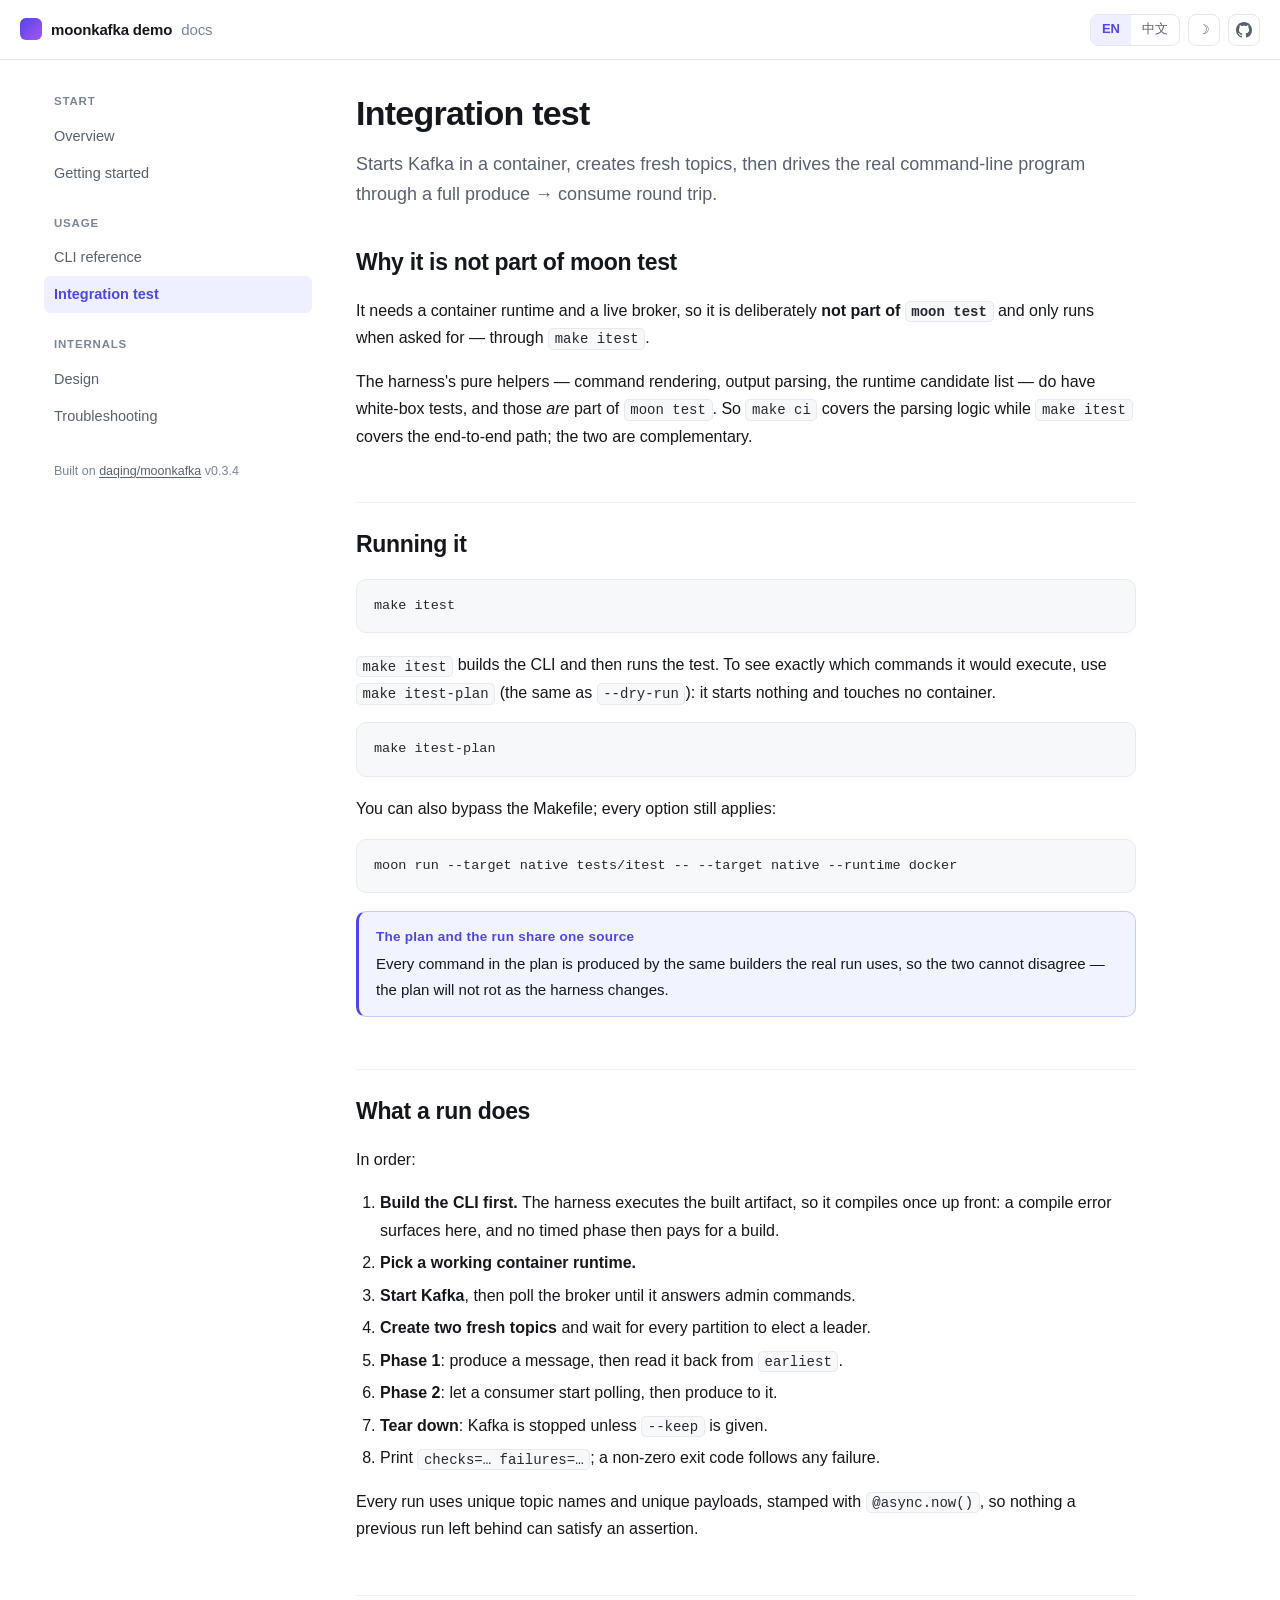
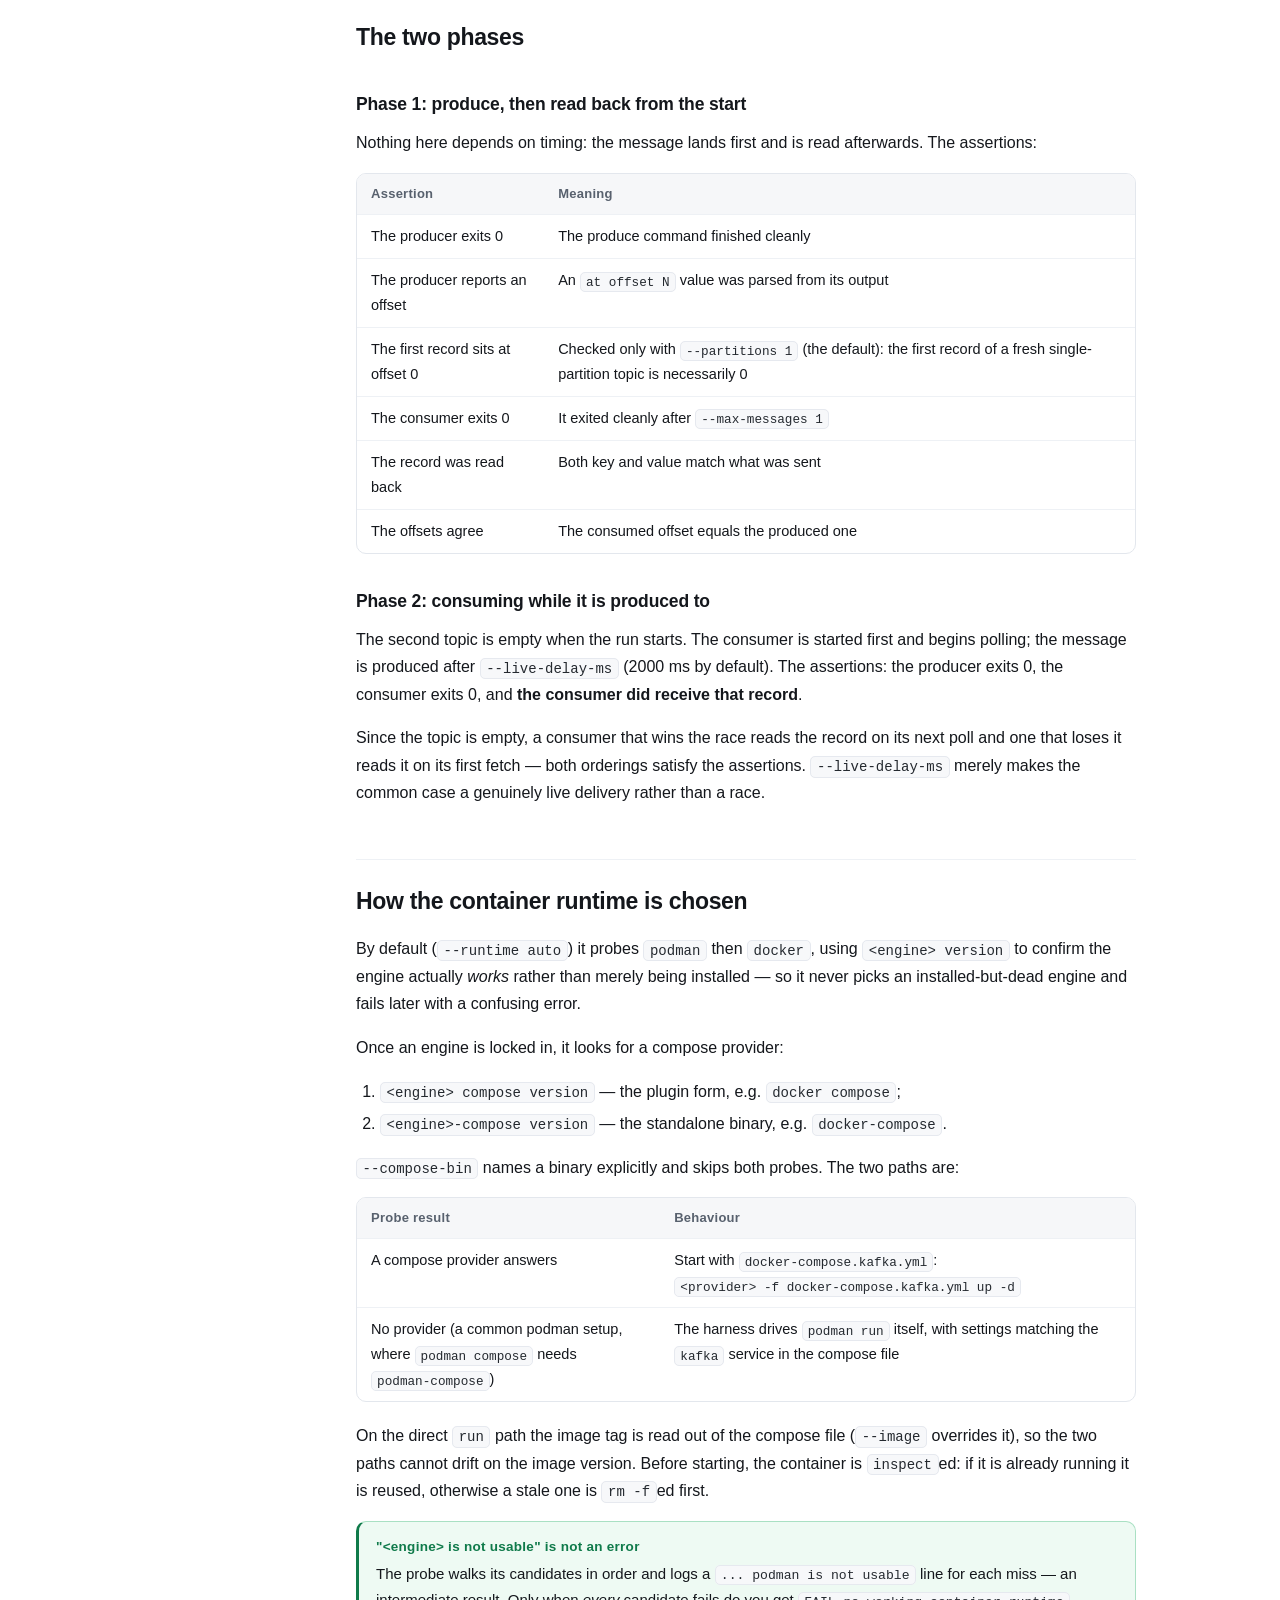
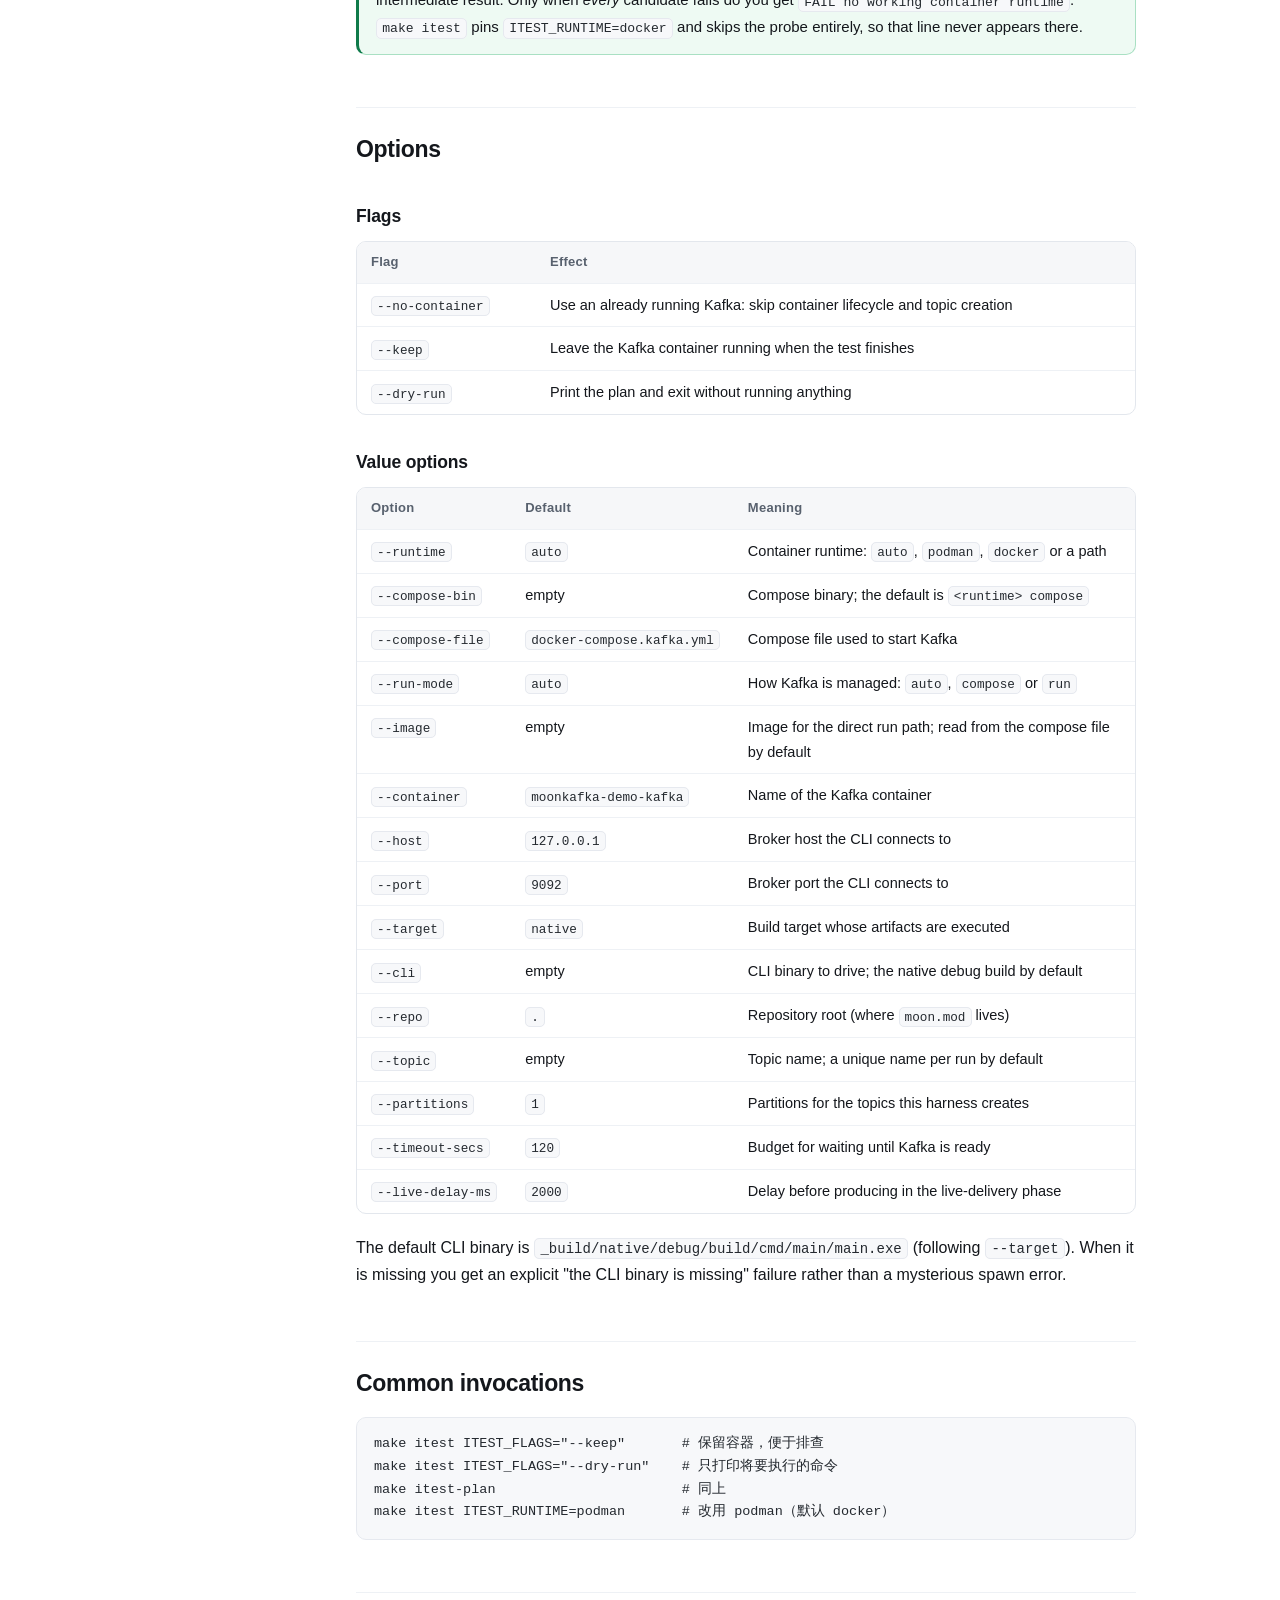
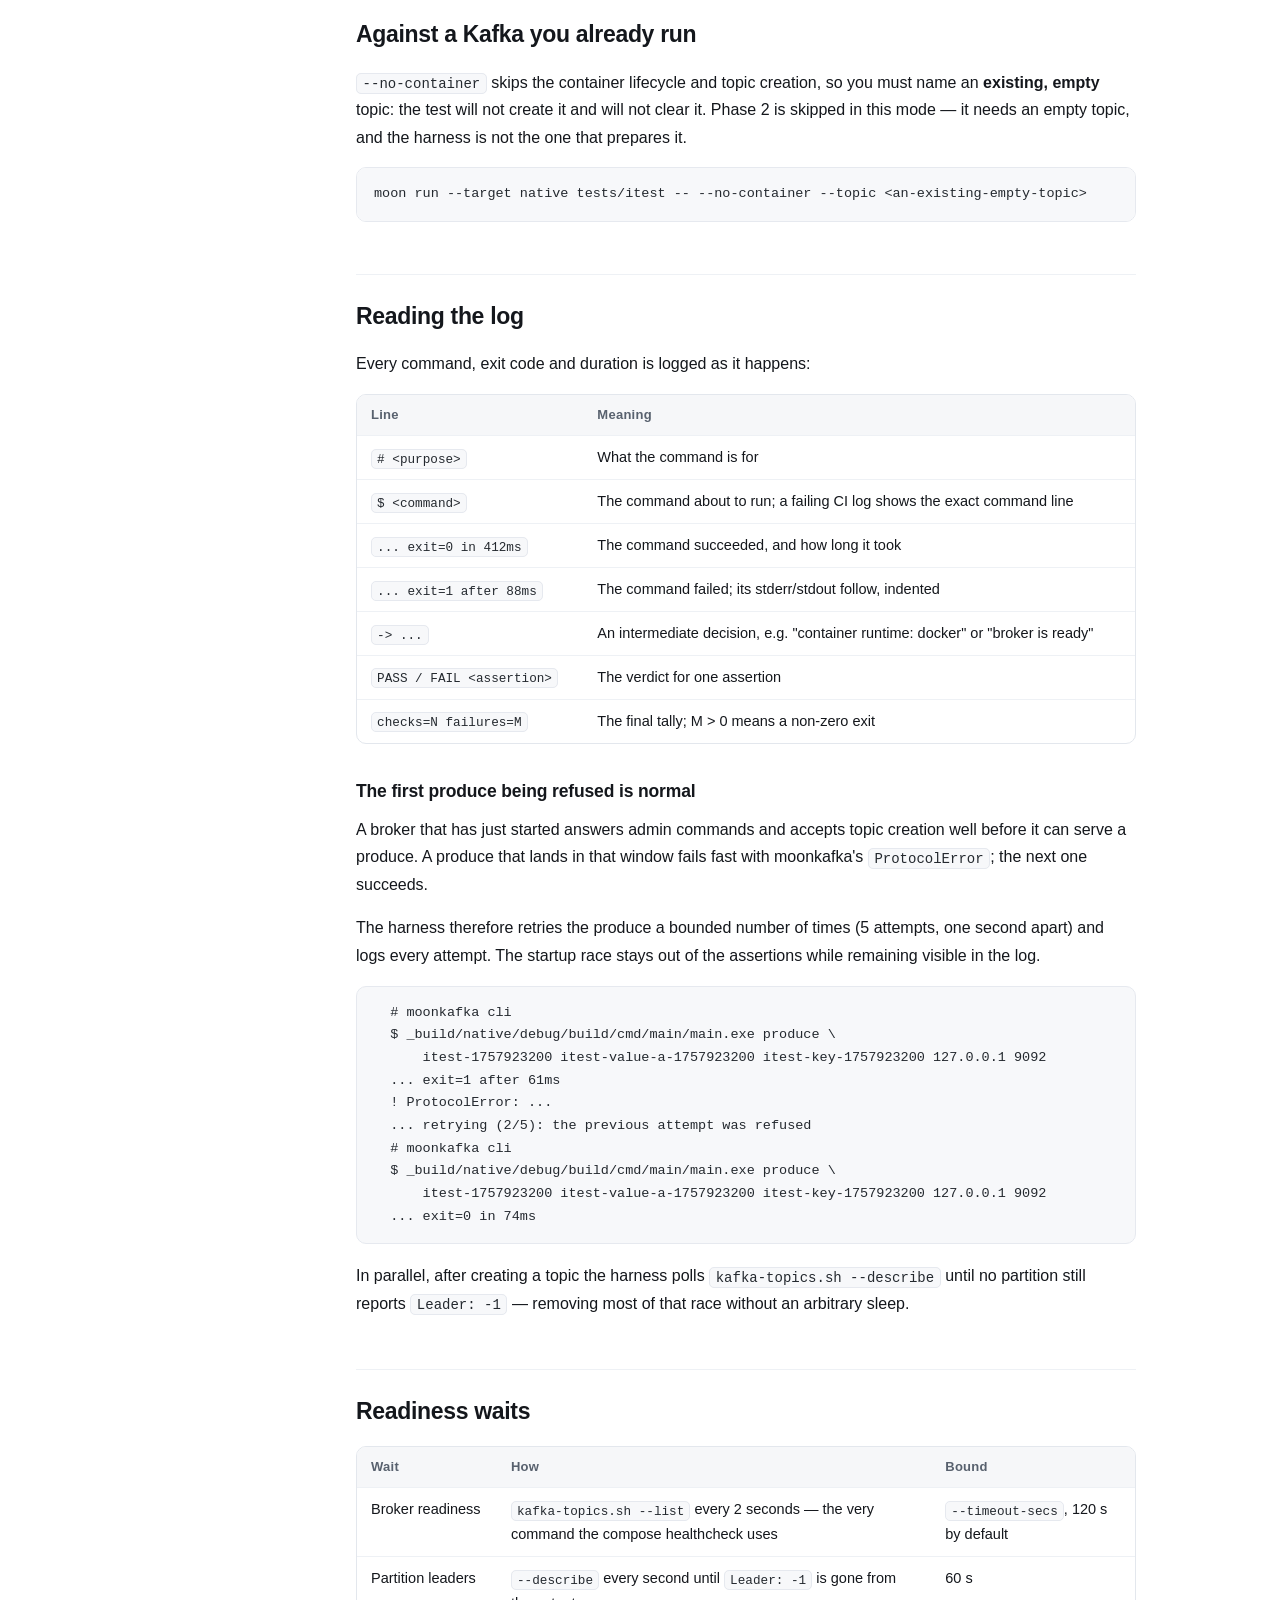
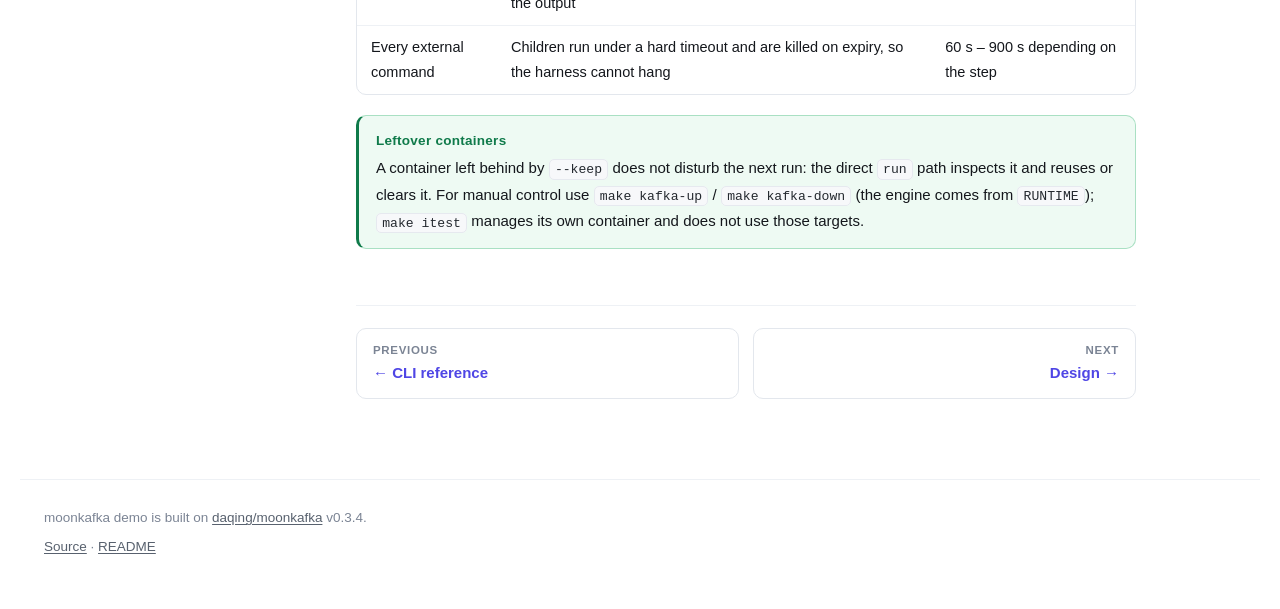
<file: docs/itest.html>
<!doctype html>
<html lang="en" data-lang="en" data-title-zh="集成测试 · moonkafka demo">
<head>
<meta charset="utf-8">
<meta name="viewport" content="width=device-width, initial-scale=1">
<title>Integration test · moonkafka demo</title>
<meta name="description" content="End-to-end integration test: container-managed Kafka, both phases, every option, and how to read the log.">
<script>
  (function () {
    var root = document.documentElement;
    var theme = null, lang = null;
    try {
      theme = localStorage.getItem("moonkafka-demo-theme");
      lang = localStorage.getItem("moonkafka-demo-lang");
    } catch (e) {}
    if (theme !== "light" && theme !== "dark") {
      theme = window.matchMedia("(prefers-color-scheme: dark)").matches ? "dark" : "light";
    }
    lang = lang === "zh" ? "zh" : "en";
    root.setAttribute("data-theme", theme);
    root.setAttribute("data-lang", lang);
    root.setAttribute("lang", lang === "en" ? "en" : "zh-CN");
  })();
</script>
<link rel="stylesheet" href="assets/style.css">
</head>
<body>

<header class="site-header">
  <a class="brand" href="index.html">
    <span class="brand-mark" aria-hidden="true"></span>
    moonkafka demo<span class="brand-sub">docs</span>
  </a>
  <span class="header-spacer"></span>
  <div class="header-actions">
    <button class="nav-toggle" type="button" aria-expanded="false" aria-controls="sidebar">☰</button>
    <div class="lang-switch" role="group" aria-label="Switch to Chinese">
      <button type="button" data-lang-set="en" aria-pressed="true">EN</button>
      <button type="button" data-lang-set="zh" aria-pressed="false">中文</button>
    </div>
    <button class="theme-toggle" type="button">☽</button>
    <a class="icon-link" href="https://github.com/daqing/moonkafka-demo" aria-label="GitHub">
      <svg viewBox="0 0 16 16" width="16" height="16" aria-hidden="true" fill="currentColor"><path d="M8 0C3.58 0 0 3.58 0 8c0 3.54 2.29 6.53 5.47 7.59.4.07.55-.17.55-.38 0-.19-.01-.82-.01-1.49-2.01.37-2.53-.49-2.69-.94-.09-.23-.48-.94-.82-1.13-.28-.15-.68-.52-.01-.53.63-.01 1.08.58 1.23.82.72 1.21 1.87.87 2.33.66.07-.52.28-.87.51-1.07-1.78-.2-3.64-.89-3.64-3.95 0-.87.31-1.59.82-2.15-.08-.2-.36-1.02.08-2.12 0 0 .67-.21 2.2.82.64-.18 1.32-.27 2-.27s1.36.09 2 .27c1.53-1.04 2.2-.82 2.2-.82.44 1.1.16 1.92.08 2.12.51.56.82 1.27.82 2.15 0 3.07-1.87 3.75-3.65 3.95.29.25.54.73.54 1.48 0 1.07-.01 1.93-.01 2.2 0 .21.15.46.55.38A8.01 8.01 0 0 0 16 8c0-4.42-3.58-8-8-8Z"/></svg>
    </a>
  </div>
</header>

<div class="layout">

  <nav class="sidebar" id="sidebar">
    <div class="nav-group">
      <p class="nav-group-title"><span data-l="zh">开始</span><span data-l="en">Start</span></p>
      <a href="index.html"><span data-l="zh">概览</span><span data-l="en">Overview</span></a>
      <a href="getting-started.html"><span data-l="zh">快速开始</span><span data-l="en">Getting started</span></a>
    </div>
    <div class="nav-group">
      <p class="nav-group-title"><span data-l="zh">使用</span><span data-l="en">Usage</span></p>
      <a href="cli.html"><span data-l="zh">命令行参考</span><span data-l="en">CLI reference</span></a>
      <a class="active" href="itest.html"><span data-l="zh">集成测试</span><span data-l="en">Integration test</span></a>
    </div>
    <div class="nav-group">
      <p class="nav-group-title"><span data-l="zh">深入</span><span data-l="en">Internals</span></p>
      <a href="architecture.html"><span data-l="zh">设计与实现</span><span data-l="en">Design</span></a>
      <a href="troubleshooting.html"><span data-l="zh">常见问题</span><span data-l="en">Troubleshooting</span></a>
    </div>
    <p class="sidebar-foot">
      <span data-l="zh">基于 <a href="https://github.com/daqing/moonkafka">daqing/moonkafka</a> v0.3.4</span>
      <span data-l="en">Built on <a href="https://github.com/daqing/moonkafka">daqing/moonkafka</a> v0.3.4</span>
    </p>
  </nav>

  <main class="content">

    <h1><span data-l="zh">集成测试</span><span data-l="en">Integration test</span></h1>

    <p class="lead" data-l="zh">
      用容器启动 Kafka、创建全新主题，再驱动真实的命令行程序走完「发送消息 → 消费消息」
      的完整链路。
    </p>
    <p class="lead" data-l="en">
      Starts Kafka in a container, creates fresh topics, then drives the real
      command-line program through a full produce → consume round trip.
    </p>

    <h2><span data-l="zh">为什么不在 moon test 里</span><span data-l="en">Why it is not part of moon test</span></h2>

    <p data-l="zh">
      它需要容器运行时和一个真实 broker，因此<strong>不属于 <code>moon test</code></strong>，
      只在被显式调用时运行，入口是 <code>make itest</code>。
    </p>
    <p data-l="en">
      It needs a container runtime and a live broker, so it is deliberately
      <strong>not part of <code>moon test</code></strong> and only runs when asked for —
      through <code>make itest</code>.
    </p>

    <p data-l="zh">
      不过 harness 里那些纯函数（命令渲染、输出解析、运行时候选列表等）有自己的白盒测试，
      它们<em>是</em> <code>moon test</code> 的一部分。所以 <code>make ci</code> 覆盖的是
      解析逻辑，端到端链路则由 <code>make itest</code> 覆盖，两者互补。
    </p>
    <p data-l="en">
      The harness's pure helpers — command rendering, output parsing, the runtime
      candidate list — do have white-box tests, and those <em>are</em> part of
      <code>moon test</code>. So <code>make ci</code> covers the parsing logic while
      <code>make itest</code> covers the end-to-end path; the two are complementary.
    </p>

    <h2><span data-l="zh">运行</span><span data-l="en">Running it</span></h2>

<pre><code>make itest</code></pre>

    <p data-l="zh">
      <code>make itest</code> 先构建 CLI，再启动测试。想先看它到底会执行哪些命令，用
      <code>make itest-plan</code>（等价于 <code>--dry-run</code>）——它不启动任何东西，
      也不会碰你的容器。
    </p>
    <p data-l="en">
      <code>make itest</code> builds the CLI and then runs the test. To see exactly which
      commands it would execute, use <code>make itest-plan</code> (the same as
      <code>--dry-run</code>): it starts nothing and touches no container.
    </p>

<pre><code>make itest-plan</code></pre>

    <p data-l="zh">也可以绕开 Makefile 直接运行，所有选项照常可用：</p>
    <p data-l="en">You can also bypass the Makefile; every option still applies:</p>

<pre><code>moon run --target native tests/itest -- --target native --runtime docker</code></pre>

    <div class="callout note" data-l="zh">
      <span class="callout-title">--dry-run 与真实运行同源</span>
      计划里的每一条命令都由真实运行所使用的同一批构造函数生成，因此两者不会各说各话，
      计划不会随时间腐烂。
    </div>
    <div class="callout note" data-l="en">
      <span class="callout-title">The plan and the run share one source</span>
      Every command in the plan is produced by the same builders the real run uses, so
      the two cannot disagree — the plan will not rot as the harness changes.
    </div>

    <h2><span data-l="zh">测试流程</span><span data-l="en">What a run does</span></h2>

    <p data-l="zh">按顺序执行下面这些步骤：</p>
    <p data-l="en">In order:</p>

    <ol data-l="zh">
      <li><strong>先构建 CLI</strong>。harness 执行的是构建产物，所以先编译一次——编译错误在这里暴露，后面的计时阶段也不必为构建买单。</li>
      <li><strong>挑一个能用的容器运行时</strong>。</li>
      <li><strong>启动 Kafka</strong>，然后轮询 broker 直到它接受管理命令。</li>
      <li><strong>创建两个全新主题</strong>，并等待每个分区都选出 leader。</li>
      <li><strong>阶段一</strong>：发送一条消息，再从 <code>earliest</code> 读回。</li>
      <li><strong>阶段二</strong>：让 consumer 先开始轮询，之后再发送消息。</li>
      <li><strong>收尾</strong>：默认停止 Kafka（<code>--keep</code> 可保留）。</li>
      <li>打印 <code>checks=… failures=…</code>；有失败则以非零退出码结束。</li>
    </ol>
    <ol data-l="en">
      <li><strong>Build the CLI first.</strong> The harness executes the built artifact, so it compiles once up front: a compile error surfaces here, and no timed phase then pays for a build.</li>
      <li><strong>Pick a working container runtime.</strong></li>
      <li><strong>Start Kafka</strong>, then poll the broker until it answers admin commands.</li>
      <li><strong>Create two fresh topics</strong> and wait for every partition to elect a leader.</li>
      <li><strong>Phase 1</strong>: produce a message, then read it back from <code>earliest</code>.</li>
      <li><strong>Phase 2</strong>: let a consumer start polling, then produce to it.</li>
      <li><strong>Tear down</strong>: Kafka is stopped unless <code>--keep</code> is given.</li>
      <li>Print <code>checks=… failures=…</code>; a non-zero exit code follows any failure.</li>
    </ol>

    <p data-l="zh">
      每次运行都使用唯一的主题名与唯一的消息内容（以 <code>@async.now()</code> 打时间戳），
      因此上一次运行的残留数据不可能满足这一次的断言。
    </p>
    <p data-l="en">
      Every run uses unique topic names and unique payloads, stamped with
      <code>@async.now()</code>, so nothing a previous run left behind can satisfy an
      assertion.
    </p>

    <h2><span data-l="zh">两个阶段</span><span data-l="en">The two phases</span></h2>

    <h3><span data-l="zh">阶段一：先发送，再从头读回</span><span data-l="en">Phase 1: produce, then read back from the start</span></h3>

    <p data-l="zh">
      这一阶段不依赖任何时序：消息先落盘，之后才去读。断言包括：
    </p>
    <p data-l="en">
      Nothing here depends on timing: the message lands first and is read afterwards.
      The assertions:
    </p>

    <div class="table-wrap" data-l="zh">
      <table>
        <thead><tr><th>断言</th><th>说明</th></tr></thead>
        <tbody>
          <tr><td>生产者退出码为 0</td><td>produce 命令正常结束</td></tr>
          <tr><td>生产者报告了偏移量</td><td>能从输出里解析出 <code>at offset N</code></td></tr>
          <tr><td>首条记录位于偏移量 0</td><td>仅在 <code>--partitions 1</code>（默认）时检查：全新单分区主题的第一条记录必然是 0</td></tr>
          <tr><td>消费者退出码为 0</td><td><code>--max-messages 1</code> 之后正常退出</td></tr>
          <tr><td>读回了同一条记录</td><td>key 与 value 都与发送时一致</td></tr>
          <tr><td>偏移量一致</td><td>消费到的偏移量等于写入时的偏移量</td></tr>
        </tbody>
      </table>
    </div>
    <div class="table-wrap" data-l="en">
      <table>
        <thead><tr><th>Assertion</th><th>Meaning</th></tr></thead>
        <tbody>
          <tr><td>The producer exits 0</td><td>The produce command finished cleanly</td></tr>
          <tr><td>The producer reports an offset</td><td>An <code>at offset N</code> value was parsed from its output</td></tr>
          <tr><td>The first record sits at offset 0</td><td>Checked only with <code>--partitions 1</code> (the default): the first record of a fresh single-partition topic is necessarily 0</td></tr>
          <tr><td>The consumer exits 0</td><td>It exited cleanly after <code>--max-messages 1</code></td></tr>
          <tr><td>The record was read back</td><td>Both key and value match what was sent</td></tr>
          <tr><td>The offsets agree</td><td>The consumed offset equals the produced one</td></tr>
        </tbody>
      </table>
    </div>

    <h3><span data-l="zh">阶段二：消费的同时发送</span><span data-l="en">Phase 2: consuming while it is produced to</span></h3>

    <p data-l="zh">
      第二个主题在开始时是空的。consumer 先启动并开始轮询，<code>--live-delay-ms</code>
      （默认 2000 毫秒）之后再发送消息。断言是：生产者退出码 0、消费者退出码 0，并且
      <strong>消费者确实收到了这条记录</strong>。
    </p>
    <p data-l="en">
      The second topic is empty when the run starts. The consumer is started first and
      begins polling; the message is produced after <code>--live-delay-ms</code> (2000 ms
      by default). The assertions: the producer exits 0, the consumer exits 0, and
      <strong>the consumer did receive that record</strong>.
    </p>

    <p data-l="zh">
      因为主题是空的，赢得竞态的 consumer 会在下一次 poll 读到它，输掉竞态的会在第一次
      fetch 读到它——两种顺序都满足断言。<code>--live-delay-ms</code> 只是让常见路径成为
      真正的「实时投递」，而不是一场竞态。
    </p>
    <p data-l="en">
      Since the topic is empty, a consumer that wins the race reads the record on its
      next poll and one that loses it reads it on its first fetch — both orderings
      satisfy the assertions. <code>--live-delay-ms</code> merely makes the common case a
      genuinely live delivery rather than a race.
    </p>

    <h2><span data-l="zh">容器运行时怎么选</span><span data-l="en">How the container runtime is chosen</span></h2>

    <p data-l="zh">
      默认（<code>--runtime auto</code>）按 <code>podman</code>、<code>docker</code>
      的顺序逐个探测，用 <code>&lt;engine&gt; version</code> 确认它<em>真的能用</em>，
      而不只是装了。这样就不会选中一个装了但没跑起来的引擎，然后在后面报一个莫名其妙的错。
    </p>
    <p data-l="en">
      By default (<code>--runtime auto</code>) it probes <code>podman</code> then
      <code>docker</code>, using <code>&lt;engine&gt; version</code> to confirm the engine
      actually <em>works</em> rather than merely being installed — so it never picks an
      installed-but-dead engine and fails later with a confusing error.
    </p>

    <p data-l="zh">锁定引擎后，再看它有没有 compose provider：</p>
    <p data-l="en">Once an engine is locked in, it looks for a compose provider:</p>

    <ol data-l="zh">
      <li><code>&lt;engine&gt; compose version</code>（插件形式，如 <code>docker compose</code>）；</li>
      <li><code>&lt;engine&gt;-compose version</code>（独立二进制，如 <code>docker-compose</code>）。</li>
    </ol>
    <ol data-l="en">
      <li><code>&lt;engine&gt; compose version</code> — the plugin form, e.g. <code>docker compose</code>;</li>
      <li><code>&lt;engine&gt;-compose version</code> — the standalone binary, e.g. <code>docker-compose</code>.</li>
    </ol>

    <p data-l="zh">
      <code>--compose-bin</code> 可以指定一个二进制并跳过这两个探测。两条路径分别是：
    </p>
    <p data-l="en">
      <code>--compose-bin</code> names a binary explicitly and skips both probes. The two
      paths are:
    </p>

    <div class="table-wrap" data-l="zh">
      <table>
        <thead><tr><th>探测结果</th><th>行为</th></tr></thead>
        <tbody>
          <tr><td>有 compose provider</td><td>用 <code>docker-compose.kafka.yml</code> 启动：<code>&lt;provider&gt; -f docker-compose.kafka.yml up -d</code></td></tr>
          <tr><td>没有 provider（常见的纯 podman 安装，<code>podman compose</code> 需要 <code>podman-compose</code>）</td><td>由 harness 直接执行 <code>podman run</code> 起单节点 broker，参数与 compose 文件里的 <code>kafka</code> 服务一致</td></tr>
        </tbody>
      </table>
    </div>
    <div class="table-wrap" data-l="en">
      <table>
        <thead><tr><th>Probe result</th><th>Behaviour</th></tr></thead>
        <tbody>
          <tr><td>A compose provider answers</td><td>Start with <code>docker-compose.kafka.yml</code>: <code>&lt;provider&gt; -f docker-compose.kafka.yml up -d</code></td></tr>
          <tr><td>No provider (a common podman setup, where <code>podman compose</code> needs <code>podman-compose</code>)</td><td>The harness drives <code>podman run</code> itself, with settings matching the <code>kafka</code> service in the compose file</td></tr>
        </tbody>
      </table>
    </div>

    <p data-l="zh">
      直接 <code>run</code> 那条路径下，镜像标签从 compose 文件里读出来（也可以用
      <code>--image</code> 覆盖），因此两条路径不会各写一份镜像版本。启动前会先
      <code>inspect</code> 同名容器：已经在跑就直接复用，否则先 <code>rm -f</code> 清掉残留
      再起。
    </p>
    <p data-l="en">
      On the direct <code>run</code> path the image tag is read out of the compose file
      (<code>--image</code> overrides it), so the two paths cannot drift on the image
      version. Before starting, the container is <code>inspect</code>ed: if it is already
      running it is reused, otherwise a stale one is <code>rm -f</code>ed first.
    </p>

    <div class="callout tip" data-l="zh">
      <span class="callout-title">「&lt;engine&gt; is not usable」不是错误</span>
      探测会逐个候选尝试，每一个失败的候选都会打印一行
      <code>... podman is not usable</code>，这只是中间结果。只有<em>所有</em>候选都没通过，
      才会打印 <code>FAIL no working container runtime</code>。
      <code>make itest</code> 默认固定 <code>ITEST_RUNTIME=docker</code>，直接跳过探测，
      所以那行日志根本不会出现。
    </div>
    <div class="callout tip" data-l="en">
      <span class="callout-title">"&lt;engine&gt; is not usable" is not an error</span>
      The probe walks its candidates in order and logs a
      <code>... podman is not usable</code> line for each miss — an intermediate result.
      Only when <em>every</em> candidate fails do you get
      <code>FAIL no working container runtime</code>. <code>make itest</code> pins
      <code>ITEST_RUNTIME=docker</code> and skips the probe entirely, so that line never
      appears there.
    </div>

    <h2><span data-l="zh">选项</span><span data-l="en">Options</span></h2>

    <h3><span data-l="zh">开关</span><span data-l="en">Flags</span></h3>

    <div class="table-wrap" data-l="zh">
      <table>
        <thead><tr><th>开关</th><th>作用</th></tr></thead>
        <tbody>
          <tr><td><code>--no-container</code></td><td>使用已在运行的 Kafka：跳过容器启停与建主题</td></tr>
          <tr><td><code>--keep</code></td><td>结束时保留 Kafka 容器，便于排查</td></tr>
          <tr><td><code>--dry-run</code></td><td>打印执行计划后直接退出，什么都不运行</td></tr>
        </tbody>
      </table>
    </div>
    <div class="table-wrap" data-l="en">
      <table>
        <thead><tr><th>Flag</th><th>Effect</th></tr></thead>
        <tbody>
          <tr><td><code>--no-container</code></td><td>Use an already running Kafka: skip container lifecycle and topic creation</td></tr>
          <tr><td><code>--keep</code></td><td>Leave the Kafka container running when the test finishes</td></tr>
          <tr><td><code>--dry-run</code></td><td>Print the plan and exit without running anything</td></tr>
        </tbody>
      </table>
    </div>

    <h3><span data-l="zh">取值选项</span><span data-l="en">Value options</span></h3>

    <div class="table-wrap" data-l="zh">
      <table>
        <thead><tr><th>选项</th><th>默认值</th><th>说明</th></tr></thead>
        <tbody>
          <tr><td><code>--runtime</code></td><td><code>auto</code></td><td>容器运行时：<code>auto</code>、<code>podman</code>、<code>docker</code> 或一个路径</td></tr>
          <tr><td><code>--compose-bin</code></td><td>空</td><td>compose 可执行文件；默认是 <code>&lt;runtime&gt; compose</code></td></tr>
          <tr><td><code>--compose-file</code></td><td><code>docker-compose.kafka.yml</code></td><td>用来启动 Kafka 的 compose 文件</td></tr>
          <tr><td><code>--run-mode</code></td><td><code>auto</code></td><td>如何管理 Kafka：<code>auto</code>、<code>compose</code> 或 <code>run</code></td></tr>
          <tr><td><code>--image</code></td><td>空</td><td>直接 run 路径使用的镜像；默认从 compose 文件读取</td></tr>
          <tr><td><code>--container</code></td><td><code>moonkafka-demo-kafka</code></td><td>Kafka 容器名</td></tr>
          <tr><td><code>--host</code></td><td><code>127.0.0.1</code></td><td>CLI 连接的 broker 地址</td></tr>
          <tr><td><code>--port</code></td><td><code>9092</code></td><td>CLI 连接的 broker 端口</td></tr>
          <tr><td><code>--target</code></td><td><code>native</code></td><td>执行哪个目标的构建产物</td></tr>
          <tr><td><code>--cli</code></td><td>空</td><td>要驱动的 CLI 二进制；默认是 native 调试构建</td></tr>
          <tr><td><code>--repo</code></td><td><code>.</code></td><td>仓库根目录（<code>moon.mod</code> 所在处）</td></tr>
          <tr><td><code>--topic</code></td><td>空</td><td>主题名；默认每次运行生成唯一名字</td></tr>
          <tr><td><code>--partitions</code></td><td><code>1</code></td><td>harness 创建的主题的分区数</td></tr>
          <tr><td><code>--timeout-secs</code></td><td><code>120</code></td><td>等待 Kafka 就绪的预算</td></tr>
          <tr><td><code>--live-delay-ms</code></td><td><code>2000</code></td><td>阶段二里发送消息前的延迟</td></tr>
        </tbody>
      </table>
    </div>
    <div class="table-wrap" data-l="en">
      <table>
        <thead><tr><th>Option</th><th>Default</th><th>Meaning</th></tr></thead>
        <tbody>
          <tr><td><code>--runtime</code></td><td><code>auto</code></td><td>Container runtime: <code>auto</code>, <code>podman</code>, <code>docker</code> or a path</td></tr>
          <tr><td><code>--compose-bin</code></td><td>empty</td><td>Compose binary; the default is <code>&lt;runtime&gt; compose</code></td></tr>
          <tr><td><code>--compose-file</code></td><td><code>docker-compose.kafka.yml</code></td><td>Compose file used to start Kafka</td></tr>
          <tr><td><code>--run-mode</code></td><td><code>auto</code></td><td>How Kafka is managed: <code>auto</code>, <code>compose</code> or <code>run</code></td></tr>
          <tr><td><code>--image</code></td><td>empty</td><td>Image for the direct run path; read from the compose file by default</td></tr>
          <tr><td><code>--container</code></td><td><code>moonkafka-demo-kafka</code></td><td>Name of the Kafka container</td></tr>
          <tr><td><code>--host</code></td><td><code>127.0.0.1</code></td><td>Broker host the CLI connects to</td></tr>
          <tr><td><code>--port</code></td><td><code>9092</code></td><td>Broker port the CLI connects to</td></tr>
          <tr><td><code>--target</code></td><td><code>native</code></td><td>Build target whose artifacts are executed</td></tr>
          <tr><td><code>--cli</code></td><td>empty</td><td>CLI binary to drive; the native debug build by default</td></tr>
          <tr><td><code>--repo</code></td><td><code>.</code></td><td>Repository root (where <code>moon.mod</code> lives)</td></tr>
          <tr><td><code>--topic</code></td><td>empty</td><td>Topic name; a unique name per run by default</td></tr>
          <tr><td><code>--partitions</code></td><td><code>1</code></td><td>Partitions for the topics this harness creates</td></tr>
          <tr><td><code>--timeout-secs</code></td><td><code>120</code></td><td>Budget for waiting until Kafka is ready</td></tr>
          <tr><td><code>--live-delay-ms</code></td><td><code>2000</code></td><td>Delay before producing in the live-delivery phase</td></tr>
        </tbody>
      </table>
    </div>

    <p data-l="zh">
      默认要驱动的 CLI 二进制是
      <code>_build/native/debug/build/cmd/main/main.exe</code>（随 <code>--target</code>
      变化）。文件不存在时会明确报告「CLI 二进制缺失」，而不是抛出一个莫名的启动失败。
    </p>
    <p data-l="en">
      The default CLI binary is
      <code>_build/native/debug/build/cmd/main/main.exe</code> (following
      <code>--target</code>). When it is missing you get an explicit "the CLI binary is
      missing" failure rather than a mysterious spawn error.
    </p>

    <h2><span data-l="zh">常用组合</span><span data-l="en">Common invocations</span></h2>

<pre><code>make itest ITEST_FLAGS="--keep"       # 保留容器，便于排查
make itest ITEST_FLAGS="--dry-run"    # 只打印将要执行的命令
make itest-plan                       # 同上
make itest ITEST_RUNTIME=podman       # 改用 podman（默认 docker）</code></pre>

    <h2><span data-l="zh">跑在已有的 Kafka 上</span><span data-l="en">Against a Kafka you already run</span></h2>

    <p data-l="zh">
      <code>--no-container</code> 跳过容器生命周期与建主题，因此必须自己指定一个<strong>已存在且为空</strong>
      的主题：测试不会替你创建它，也不会替你清空它。这种情况下阶段二会被跳过——它需要一个空主题，
      而 harness 不负责准备。
    </p>
    <p data-l="en">
      <code>--no-container</code> skips the container lifecycle and topic creation, so you
      must name an <strong>existing, empty</strong> topic: the test will not create it and
      will not clear it. Phase 2 is skipped in this mode — it needs an empty topic, and the
      harness is not the one that prepares it.
    </p>

<pre><code>moon run --target native tests/itest -- --no-container --topic &lt;an-existing-empty-topic&gt;</code></pre>

    <h2><span data-l="zh">日志怎么读</span><span data-l="en">Reading the log</span></h2>

    <p data-l="zh">日志把每条命令、退出码与耗时都逐条打印出来：</p>
    <p data-l="en">Every command, exit code and duration is logged as it happens:</p>

    <div class="table-wrap" data-l="zh">
      <table>
        <thead><tr><th>行</th><th>含义</th></tr></thead>
        <tbody>
          <tr><td><code># &lt;说明&gt;</code></td><td>这条命令是干什么的</td></tr>
          <tr><td><code>$ &lt;命令&gt;</code></td><td>将要执行的命令；失败的 CI 日志里能看到确切的命令行</td></tr>
          <tr><td><code>... exit=0 in 412ms</code></td><td>命令成功及其耗时</td></tr>
          <tr><td><code>... exit=1 after 88ms</code></td><td>命令失败，随后缩进打印 stderr/stdout</td></tr>
          <tr><td><code>-&gt; ...</code></td><td>harness 的中间判断，如「容器运行时：docker」「broker 已就绪」</td></tr>
          <tr><td><code>PASS / FAIL &lt;断言&gt;</code></td><td>一条断言的结论</td></tr>
          <tr><td><code>checks=N failures=M</code></td><td>结束时的汇总；M &gt; 0 即非零退出</td></tr>
        </tbody>
      </table>
    </div>
    <div class="table-wrap" data-l="en">
      <table>
        <thead><tr><th>Line</th><th>Meaning</th></tr></thead>
        <tbody>
          <tr><td><code># &lt;purpose&gt;</code></td><td>What the command is for</td></tr>
          <tr><td><code>$ &lt;command&gt;</code></td><td>The command about to run; a failing CI log shows the exact command line</td></tr>
          <tr><td><code>... exit=0 in 412ms</code></td><td>The command succeeded, and how long it took</td></tr>
          <tr><td><code>... exit=1 after 88ms</code></td><td>The command failed; its stderr/stdout follow, indented</td></tr>
          <tr><td><code>-&gt; ...</code></td><td>An intermediate decision, e.g. "container runtime: docker" or "broker is ready"</td></tr>
          <tr><td><code>PASS / FAIL &lt;assertion&gt;</code></td><td>The verdict for one assertion</td></tr>
          <tr><td><code>checks=N failures=M</code></td><td>The final tally; M &gt; 0 means a non-zero exit</td></tr>
        </tbody>
      </table>
    </div>

    <h3><span data-l="zh">第一次 produce 被拒是正常的</span><span data-l="en">The first produce being refused is normal</span></h3>

    <p data-l="zh">
      刚起来的 broker 会先接受管理命令、也接受建主题，但在能处理 produce 之前还有一小段窗口。
      落在这个窗口里的<strong>第一次 produce 会被立即拒绝</strong>，报 moonkafka 的
      <code>ProtocolError</code>，第二次就成功了。
    </p>
    <p data-l="en">
      A broker that has just started answers admin commands and accepts topic creation
      well before it can serve a produce. A produce that lands in that window fails fast
      with moonkafka's <code>ProtocolError</code>; the next one succeeds.
    </p>

    <p data-l="zh">
      harness 因此对 produce 做有界重试（最多 5 次，每次间隔 1 秒），并把每一次尝试都如实
      打印出来。这样启动竞态不会污染断言，同时日志里仍然看得到它发生过。
    </p>
    <p data-l="en">
      The harness therefore retries the produce a bounded number of times (5 attempts, one
      second apart) and logs every attempt. The startup race stays out of the assertions
      while remaining visible in the log.
    </p>

<pre><code>  # moonkafka cli
  $ _build/native/debug/build/cmd/main/main.exe produce \
      itest-1757923200 itest-value-a-1757923200 itest-key-1757923200 127.0.0.1 9092
  ... exit=1 after 61ms
  ! ProtocolError: ...
  ... retrying (2/5): the previous attempt was refused
  # moonkafka cli
  $ _build/native/debug/build/cmd/main/main.exe produce \
      itest-1757923200 itest-value-a-1757923200 itest-key-1757923200 127.0.0.1 9092
  ... exit=0 in 74ms</code></pre>

    <p data-l="zh">
      与此同时，harness 在建完主题之后会轮询 <code>kafka-topics.sh --describe</code>，
      直到没有分区停留在 <code>Leader: -1</code>，用这个把大部分竞态直接消掉，而不是靠
      一段固定 sleep。
    </p>
    <p data-l="en">
      In parallel, after creating a topic the harness polls
      <code>kafka-topics.sh --describe</code> until no partition still reports
      <code>Leader: -1</code> — removing most of that race without an arbitrary sleep.
    </p>

    <h2><span data-l="zh">就绪等待</span><span data-l="en">Readiness waits</span></h2>

    <div class="table-wrap" data-l="zh">
      <table>
        <thead><tr><th>等待</th><th>做法</th><th>上限</th></tr></thead>
        <tbody>
          <tr><td>broker 就绪</td><td>每 2 秒执行一次 <code>kafka-topics.sh --list</code>，与 compose 的健康检查同一条命令</td><td><code>--timeout-secs</code>，默认 120 秒</td></tr>
          <tr><td>分区选出 leader</td><td>每 1 秒执行一次 <code>--describe</code>，直到输出里不再有 <code>Leader: -1</code></td><td>60 秒</td></tr>
          <tr><td>每一条外部命令</td><td>子进程带硬超时，超时即杀掉，不会把 harness 挂住</td><td>按步骤 60 秒–900 秒不等</td></tr>
        </tbody>
      </table>
    </div>
    <div class="table-wrap" data-l="en">
      <table>
        <thead><tr><th>Wait</th><th>How</th><th>Bound</th></tr></thead>
        <tbody>
          <tr><td>Broker readiness</td><td><code>kafka-topics.sh --list</code> every 2 seconds — the very command the compose healthcheck uses</td><td><code>--timeout-secs</code>, 120 s by default</td></tr>
          <tr><td>Partition leaders</td><td><code>--describe</code> every second until <code>Leader: -1</code> is gone from the output</td><td>60 s</td></tr>
          <tr><td>Every external command</td><td>Children run under a hard timeout and are killed on expiry, so the harness cannot hang</td><td>60 s – 900 s depending on the step</td></tr>
        </tbody>
      </table>
    </div>

    <div class="callout tip" data-l="zh">
      <span class="callout-title">容器残留怎么办</span>
      用 <code>--keep</code> 留下的容器不会影响下一次运行：直接 <code>run</code> 的路径会先
      <code>inspect</code> 再复用或清理。要手动开关 Kafka，用
      <code>make kafka-up</code> / <code>make kafka-down</code>（引擎由
      <code>RUNTIME</code> 选择）。<code>make itest</code> 管理自己的容器，不使用这两个目标。
    </div>
    <div class="callout tip" data-l="en">
      <span class="callout-title">Leftover containers</span>
      A container left behind by <code>--keep</code> does not disturb the next run: the
      direct <code>run</code> path inspects it and reuses or clears it. For manual
      control use <code>make kafka-up</code> / <code>make kafka-down</code> (the engine
      comes from <code>RUNTIME</code>); <code>make itest</code> manages its own container
      and does not use those targets.
    </div>

    <div class="pager">
      <a href="cli.html">
        <span class="pager-label"><span data-l="zh">上一页</span><span data-l="en">Previous</span></span>
        <span class="pager-title"><span data-l="zh">← 命令行参考</span><span data-l="en">← CLI reference</span></span>
      </a>
      <a class="pager-next" href="architecture.html">
        <span class="pager-label"><span data-l="zh">下一页</span><span data-l="en">Next</span></span>
        <span class="pager-title"><span data-l="zh">设计与实现 →</span><span data-l="en">Design →</span></span>
      </a>
    </div>

  </main>
</div>

<footer class="site-footer">
  <p>
    <span data-l="zh">moonkafka demo 基于 <a href="https://github.com/daqing/moonkafka">daqing/moonkafka</a> v0.3.4 构建。</span>
    <span data-l="en">moonkafka demo is built on <a href="https://github.com/daqing/moonkafka">daqing/moonkafka</a> v0.3.4.</span>
  </p>
  <p>
    <a href="https://github.com/daqing/moonkafka-demo"><span data-l="zh">源码</span><span data-l="en">Source</span></a>
    ·
    <a href="https://github.com/daqing/moonkafka-demo/blob/main/README.md">README</a>
  </p>
</footer>

<script src="assets/site.js"></script>
</body>
</html>
</file>
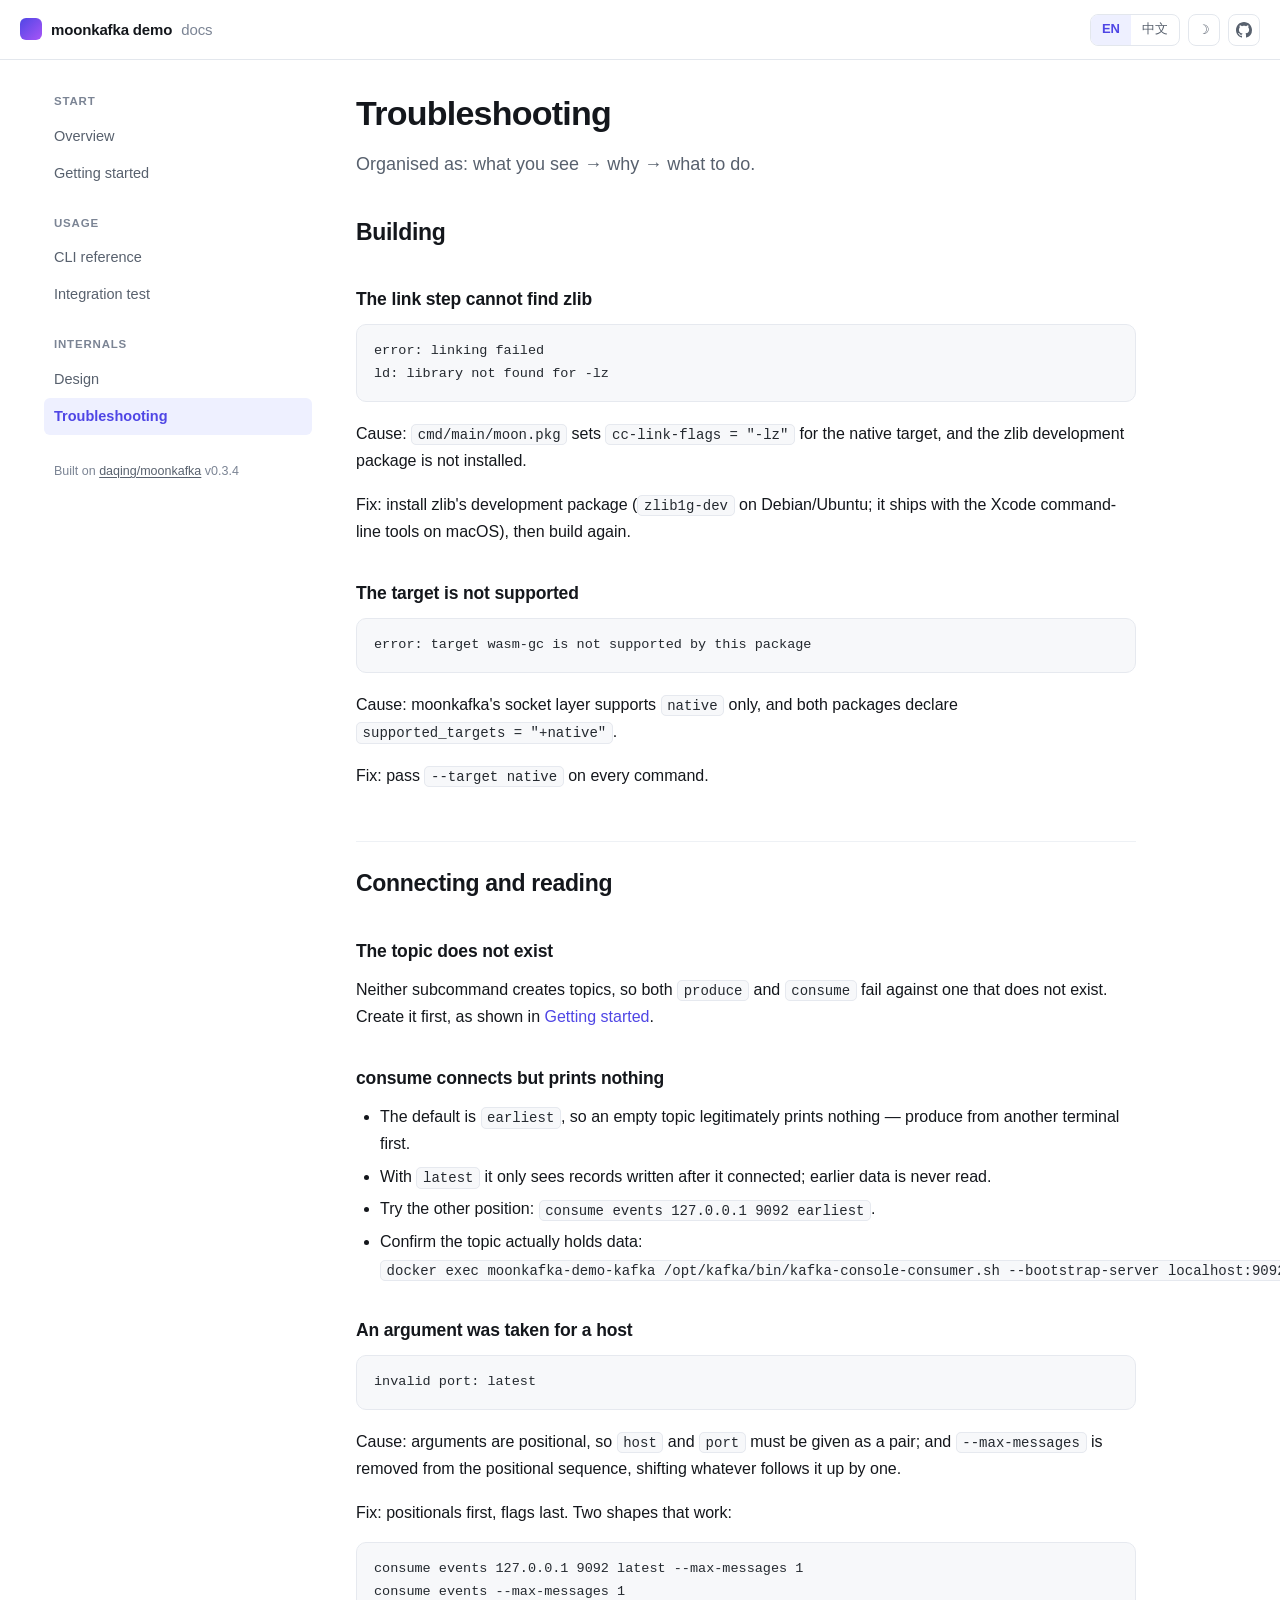
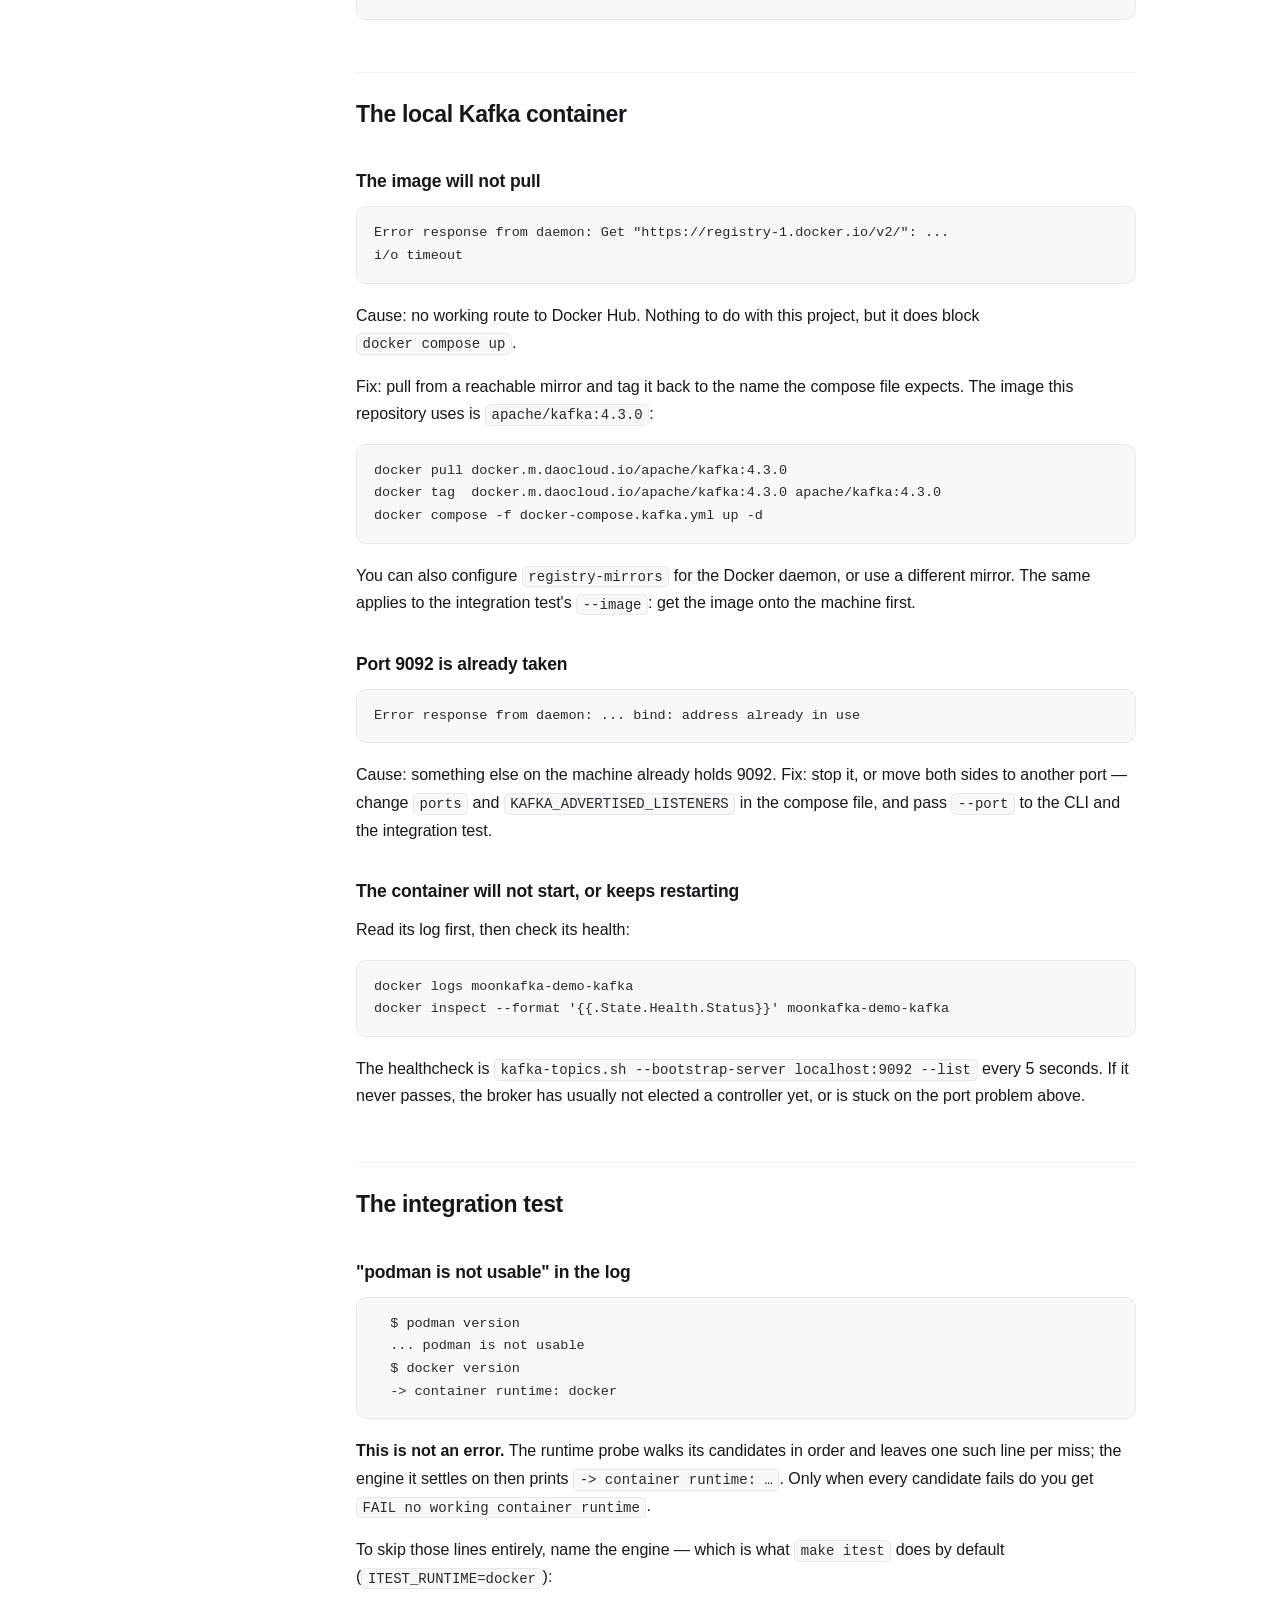
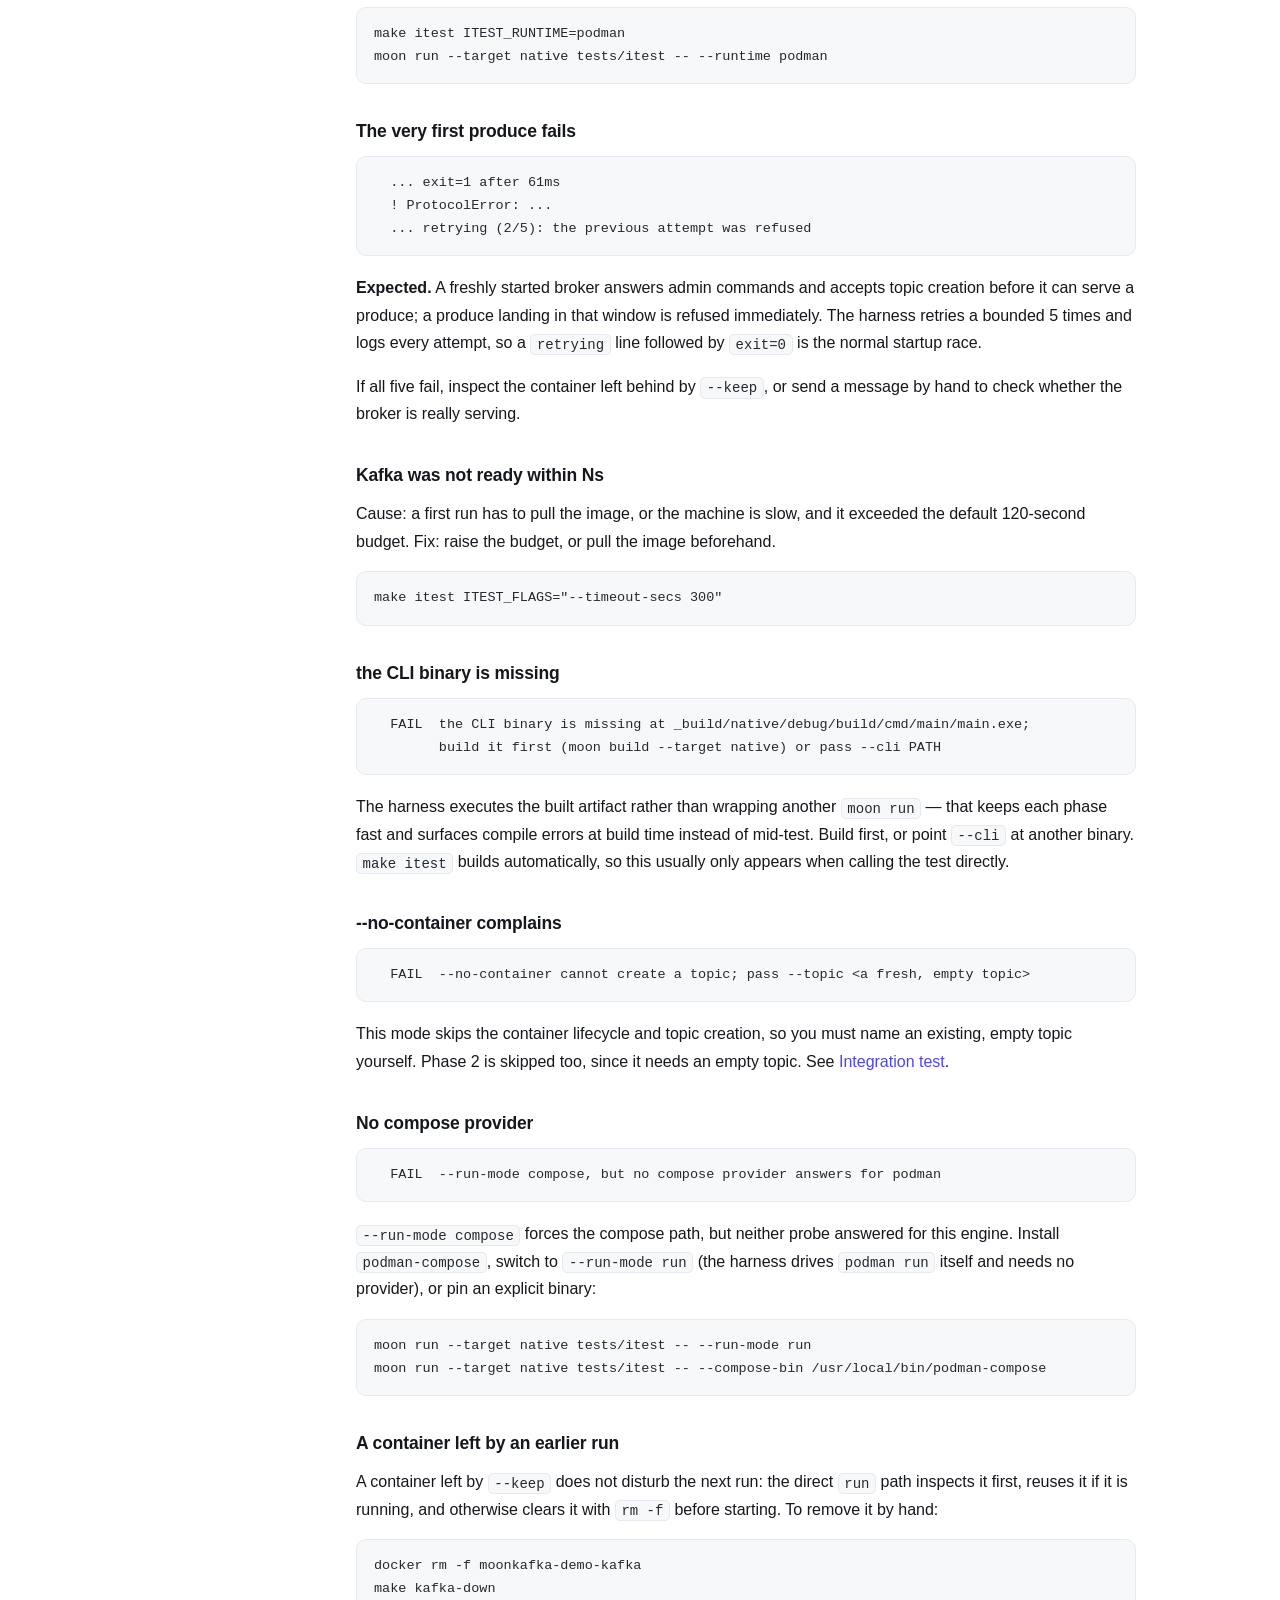
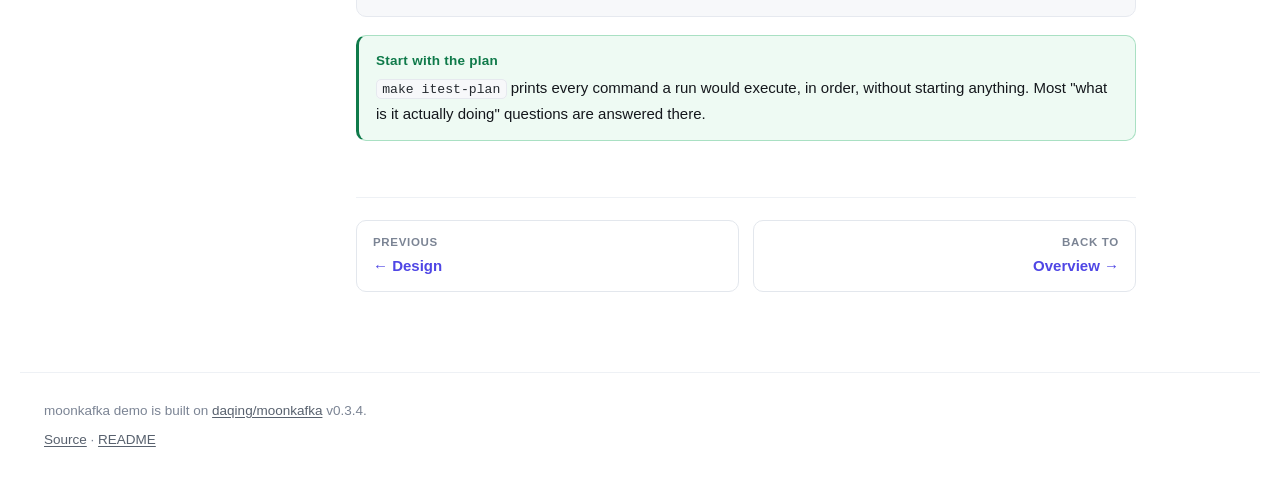
<file: docs/troubleshooting.html>
<!doctype html>
<html lang="en" data-lang="en" data-title-zh="常见问题 · moonkafka demo">
<head>
<meta charset="utf-8">
<meta name="viewport" content="width=device-width, initial-scale=1">
<title>Troubleshooting · moonkafka demo</title>
<meta name="description" content="Common problems building, running and integration-testing this project.">
<script>
  (function () {
    var root = document.documentElement;
    var theme = null, lang = null;
    try {
      theme = localStorage.getItem("moonkafka-demo-theme");
      lang = localStorage.getItem("moonkafka-demo-lang");
    } catch (e) {}
    if (theme !== "light" && theme !== "dark") {
      theme = window.matchMedia("(prefers-color-scheme: dark)").matches ? "dark" : "light";
    }
    lang = lang === "zh" ? "zh" : "en";
    root.setAttribute("data-theme", theme);
    root.setAttribute("data-lang", lang);
    root.setAttribute("lang", lang === "en" ? "en" : "zh-CN");
  })();
</script>
<link rel="stylesheet" href="assets/style.css">
</head>
<body>

<header class="site-header">
  <a class="brand" href="index.html">
    <span class="brand-mark" aria-hidden="true"></span>
    moonkafka demo<span class="brand-sub">docs</span>
  </a>
  <span class="header-spacer"></span>
  <div class="header-actions">
    <button class="nav-toggle" type="button" aria-expanded="false" aria-controls="sidebar">☰</button>
    <div class="lang-switch" role="group" aria-label="Switch to Chinese">
      <button type="button" data-lang-set="en" aria-pressed="true">EN</button>
      <button type="button" data-lang-set="zh" aria-pressed="false">中文</button>
    </div>
    <button class="theme-toggle" type="button">☽</button>
    <a class="icon-link" href="https://github.com/daqing/moonkafka-demo" aria-label="GitHub">
      <svg viewBox="0 0 16 16" width="16" height="16" aria-hidden="true" fill="currentColor"><path d="M8 0C3.58 0 0 3.58 0 8c0 3.54 2.29 6.53 5.47 7.59.4.07.55-.17.55-.38 0-.19-.01-.82-.01-1.49-2.01.37-2.53-.49-2.69-.94-.09-.23-.48-.94-.82-1.13-.28-.15-.68-.52-.01-.53.63-.01 1.08.58 1.23.82.72 1.21 1.87.87 2.33.66.07-.52.28-.87.51-1.07-1.78-.2-3.64-.89-3.64-3.95 0-.87.31-1.59.82-2.15-.08-.2-.36-1.02.08-2.12 0 0 .67-.21 2.2.82.64-.18 1.32-.27 2-.27s1.36.09 2 .27c1.53-1.04 2.2-.82 2.2-.82.44 1.1.16 1.92.08 2.12.51.56.82 1.27.82 2.15 0 3.07-1.87 3.75-3.65 3.95.29.25.54.73.54 1.48 0 1.07-.01 1.93-.01 2.2 0 .21.15.46.55.38A8.01 8.01 0 0 0 16 8c0-4.42-3.58-8-8-8Z"/></svg>
    </a>
  </div>
</header>

<div class="layout">

  <nav class="sidebar" id="sidebar">
    <div class="nav-group">
      <p class="nav-group-title"><span data-l="zh">开始</span><span data-l="en">Start</span></p>
      <a href="index.html"><span data-l="zh">概览</span><span data-l="en">Overview</span></a>
      <a href="getting-started.html"><span data-l="zh">快速开始</span><span data-l="en">Getting started</span></a>
    </div>
    <div class="nav-group">
      <p class="nav-group-title"><span data-l="zh">使用</span><span data-l="en">Usage</span></p>
      <a href="cli.html"><span data-l="zh">命令行参考</span><span data-l="en">CLI reference</span></a>
      <a href="itest.html"><span data-l="zh">集成测试</span><span data-l="en">Integration test</span></a>
    </div>
    <div class="nav-group">
      <p class="nav-group-title"><span data-l="zh">深入</span><span data-l="en">Internals</span></p>
      <a href="architecture.html"><span data-l="zh">设计与实现</span><span data-l="en">Design</span></a>
      <a class="active" href="troubleshooting.html"><span data-l="zh">常见问题</span><span data-l="en">Troubleshooting</span></a>
    </div>
    <p class="sidebar-foot">
      <span data-l="zh">基于 <a href="https://github.com/daqing/moonkafka">daqing/moonkafka</a> v0.3.4</span>
      <span data-l="en">Built on <a href="https://github.com/daqing/moonkafka">daqing/moonkafka</a> v0.3.4</span>
    </p>
  </nav>

  <main class="content">

    <h1><span data-l="zh">常见问题</span><span data-l="en">Troubleshooting</span></h1>

    <p class="lead" data-l="zh">按「看到什么 → 为什么 → 怎么办」整理。</p>
    <p class="lead" data-l="en">Organised as: what you see → why → what to do.</p>

    <h2><span data-l="zh">构建</span><span data-l="en">Building</span></h2>

    <h3><span data-l="zh">链接时找不到 zlib</span><span data-l="en">The link step cannot find zlib</span></h3>

<pre><code>error: linking failed
ld: library not found for -lz</code></pre>

    <p data-l="zh">
      原因：<code>cmd/main/moon.pkg</code> 为 native 目标指定了
      <code>cc-link-flags = "-lz"</code>，而系统里没有 zlib 开发包。
    </p>
    <p data-l="en">
      Cause: <code>cmd/main/moon.pkg</code> sets <code>cc-link-flags = "-lz"</code> for the
      native target, and the zlib development package is not installed.
    </p>

    <p data-l="zh">处理：装上 zlib 的开发包（如 Debian/Ubuntu 的 <code>zlib1g-dev</code>、macOS 上 Xcode 命令行工具自带的版本），再重新构建。</p>
    <p data-l="en">Fix: install zlib's development package (<code>zlib1g-dev</code> on Debian/Ubuntu; it ships with the Xcode command-line tools on macOS), then build again.</p>

    <h3><span data-l="zh">目标不被支持</span><span data-l="en">The target is not supported</span></h3>

<pre><code>error: target wasm-gc is not supported by this package</code></pre>

    <p data-l="zh">
      原因：moonkafka 的 socket 实现只支持 <code>native</code>，两个包都声明了
      <code>supported_targets = "+native"</code>。
    </p>
    <p data-l="en">
      Cause: moonkafka's socket layer supports <code>native</code> only, and both packages
      declare <code>supported_targets = "+native"</code>.
    </p>

    <p data-l="zh">处理：每条命令都带上 <code>--target native</code>。</p>
    <p data-l="en">Fix: pass <code>--target native</code> on every command.</p>

    <h2><span data-l="zh">连接与读写</span><span data-l="en">Connecting and reading</span></h2>

    <h3><span data-l="zh">主题不存在</span><span data-l="en">The topic does not exist</span></h3>

    <p data-l="zh">
      两个子命令都不建主题。对不存在的主题执行 <code>produce</code> 或
      <code>consume</code> 都会失败。先按
      <a href="getting-started.html">快速开始</a>里的命令把主题建好。
    </p>
    <p data-l="en">
      Neither subcommand creates topics, so both <code>produce</code> and
      <code>consume</code> fail against one that does not exist. Create it first, as shown
      in <a href="getting-started.html">Getting started</a>.
    </p>

    <h3><span data-l="zh">consume 连上了却什么都不打印</span><span data-l="en">consume connects but prints nothing</span></h3>

    <ul data-l="zh">
      <li>默认从 <code>earliest</code> 开始读，所以空主题本来就什么都不会有——先在另一个终端发一条。</li>
      <li>如果用了 <code>latest</code>，它只会读到连接之后写入的记录；之前的数据不会被读出来。</li>
      <li>换个位置试试：<code>consume events 127.0.0.1 9092 earliest</code>。</li>
      <li>确认主题里确实有数据：
        <code>docker exec moonkafka-demo-kafka /opt/kafka/bin/kafka-console-consumer.sh --bootstrap-server localhost:9092 --topic events --from-beginning --max-messages 1</code></li>
    </ul>
    <ul data-l="en">
      <li>The default is <code>earliest</code>, so an empty topic legitimately prints nothing — produce from another terminal first.</li>
      <li>With <code>latest</code> it only sees records written after it connected; earlier data is never read.</li>
      <li>Try the other position: <code>consume events 127.0.0.1 9092 earliest</code>.</li>
      <li>Confirm the topic actually holds data:
        <code>docker exec moonkafka-demo-kafka /opt/kafka/bin/kafka-console-consumer.sh --bootstrap-server localhost:9092 --topic events --from-beginning --max-messages 1</code></li>
    </ul>

    <h3><span data-l="zh">参数被当成了主机名</span><span data-l="en">An argument was taken for a host</span></h3>

<pre><code>invalid port: latest</code></pre>

    <p data-l="zh">
      原因：参数是位置参数，<code>host</code> 与 <code>port</code> 必须成对出现；
      <code>--max-messages</code> 还会从位置序列里消失，使它后面的参数前移。
    </p>
    <p data-l="en">
      Cause: arguments are positional, so <code>host</code> and <code>port</code> must be
      given as a pair; and <code>--max-messages</code> is removed from the positional
      sequence, shifting whatever follows it up by one.
    </p>

    <p data-l="zh">处理：位置参数写在前面，flag 放在最后。两种常见写法：</p>
    <p data-l="en">Fix: positionals first, flags last. Two shapes that work:</p>

<pre><code>consume events 127.0.0.1 9092 latest --max-messages 1
consume events --max-messages 1</code></pre>

    <h2><span data-l="zh">本地 Kafka 容器</span><span data-l="en">The local Kafka container</span></h2>

    <h3><span data-l="zh">镜像拉不下来</span><span data-l="en">The image will not pull</span></h3>

    <pre><code>Error response from daemon: Get "https://registry-1.docker.io/v2/": ...
i/o timeout</code></pre>

    <p data-l="zh">
      原因：网络到 Docker Hub 不通。这与项目无关，但会挡住
      <code>docker compose up</code>。
    </p>
    <p data-l="en">
      Cause: no working route to Docker Hub. Nothing to do with this project, but it does
      block <code>docker compose up</code>.
    </p>

    <p data-l="zh">
      处理：从可用的镜像站拉取，再打回 compose 文件里期望的标签。
      仓库使用的镜像是 <code>apache/kafka:4.3.0</code>：
    </p>
    <p data-l="en">
      Fix: pull from a reachable mirror and tag it back to the name the compose file
      expects. The image this repository uses is <code>apache/kafka:4.3.0</code>:
    </p>

<pre><code>docker pull docker.m.daocloud.io/apache/kafka:4.3.0
docker tag  docker.m.daocloud.io/apache/kafka:4.3.0 apache/kafka:4.3.0
docker compose -f docker-compose.kafka.yml up -d</code></pre>

    <p data-l="zh">
      也可以给 Docker 守护进程配 <code>registry-mirrors</code>，或直接换一个镜像站。
      集成测试走 <code>--image</code> 时同理，先把镜像准备好即可。
    </p>
    <p data-l="en">
      You can also configure <code>registry-mirrors</code> for the Docker daemon, or use a
      different mirror. The same applies to the integration test's <code>--image</code>:
      get the image onto the machine first.
    </p>

    <h3><span data-l="zh">9092 端口被占用</span><span data-l="en">Port 9092 is already taken</span></h3>

    <pre><code>Error response from daemon: ... bind: address already in use</code></pre>

    <p data-l="zh">
      原因：本机已经有别的 Kafka 或别的服务占着 9092。
      处理：停掉占用的进程，或者两边都换一个端口——compose 文件里改
      <code>ports</code> 与 <code>KAFKA_ADVERTISED_LISTENERS</code>，CLI 和集成测试则用
      <code>--port</code>。
    </p>
    <p data-l="en">
      Cause: something else on the machine already holds 9092.
      Fix: stop it, or move both sides to another port — change <code>ports</code> and
      <code>KAFKA_ADVERTISED_LISTENERS</code> in the compose file, and pass
      <code>--port</code> to the CLI and the integration test.
    </p>

    <h3><span data-l="zh">容器起不来或反复重启</span><span data-l="en">The container will not start, or keeps restarting</span></h3>

    <p data-l="zh">先看它的日志，再确认健康状态：</p>
    <p data-l="en">Read its log first, then check its health:</p>

<pre><code>docker logs moonkafka-demo-kafka
docker inspect --format '{{.State.Health.Status}}' moonkafka-demo-kafka</code></pre>

    <p data-l="zh">
      健康检查就是每 5 秒跑一次
      <code>kafka-topics.sh --bootstrap-server localhost:9092 --list</code>；
      它一直不通过，通常说明 broker 还没选出 controller，或者被上面的端口问题绊住了。
    </p>
    <p data-l="en">
      The healthcheck is <code>kafka-topics.sh --bootstrap-server localhost:9092 --list</code>
      every 5 seconds. If it never passes, the broker has usually not elected a controller
      yet, or is stuck on the port problem above.
    </p>

    <h2><span data-l="zh">集成测试</span><span data-l="en">The integration test</span></h2>

    <h3><span data-l="zh">日志里的「podman is not usable」</span><span data-l="en">"podman is not usable" in the log</span></h3>

<pre><code>  $ podman version
  ... podman is not usable
  $ docker version
  -&gt; container runtime: docker</code></pre>

    <p data-l="zh">
      <strong>这不是错误。</strong>运行时探测按顺序逐个尝试候选，每个失败的候选都会留下这样
      一行，随后它选中的引擎会打印 <code>-&gt; container runtime: …</code>。只有所有候选都不
      可用时，才会出现 <code>FAIL no working container runtime</code>。
    </p>
    <p data-l="en">
      <strong>This is not an error.</strong> The runtime probe walks its candidates in
      order and leaves one such line per miss; the engine it settles on then prints
      <code>-&gt; container runtime: …</code>. Only when every candidate fails do you get
      <code>FAIL no working container runtime</code>.
    </p>

    <p data-l="zh">
      想彻底不看这几行，直接指定引擎——<code>make itest</code> 默认就是这么做的
      （<code>ITEST_RUNTIME=docker</code>）：
    </p>
    <p data-l="en">
      To skip those lines entirely, name the engine — which is what <code>make itest</code>
      does by default (<code>ITEST_RUNTIME=docker</code>):
    </p>

<pre><code>make itest ITEST_RUNTIME=podman
moon run --target native tests/itest -- --runtime podman</code></pre>

    <h3><span data-l="zh">第一次 produce 就失败了</span><span data-l="en">The very first produce fails</span></h3>

<pre><code>  ... exit=1 after 61ms
  ! ProtocolError: ...
  ... retrying (2/5): the previous attempt was refused</code></pre>

    <p data-l="zh">
      <strong>预期行为。</strong>刚启动的 broker 会先接受管理命令与建主题，之后才具备处理
      produce 的能力；落在这段窗口里的第一次 produce 会被立即拒绝。harness 因此做最多 5 次
      的有界重试，并把每次尝试都打印出来。看到 <code>retrying</code> 之后紧跟
      <code>exit=0</code>，就是正常的启动竞态。
    </p>
    <p data-l="en">
      <strong>Expected.</strong> A freshly started broker answers admin commands and accepts
      topic creation before it can serve a produce; a produce landing in that window is
      refused immediately. The harness retries a bounded 5 times and logs every attempt, so
      a <code>retrying</code> line followed by <code>exit=0</code> is the normal startup
      race.
    </p>

    <p data-l="zh">
      如果五次都失败，就值得看一眼 <code>--keep</code> 留下的容器，或者手动发一条确认 broker
      是否真的可用。
    </p>
    <p data-l="en">
      If all five fail, inspect the container left behind by <code>--keep</code>, or send a
      message by hand to check whether the broker is really serving.
    </p>

    <h3><span data-l="zh">Kafka was not ready within Ns</span><span data-l="en">Kafka was not ready within Ns</span></h3>

    <p data-l="zh">
      原因：首次运行要拉镜像，或者机器比较慢，超出了默认的 120 秒预算。
      处理：加大预算，或先把镜像拉好。
    </p>
    <p data-l="en">
      Cause: a first run has to pull the image, or the machine is slow, and it exceeded the
      default 120-second budget.
      Fix: raise the budget, or pull the image beforehand.
    </p>

<pre><code>make itest ITEST_FLAGS="--timeout-secs 300"</code></pre>

    <h3><span data-l="zh">the CLI binary is missing</span><span data-l="en">the CLI binary is missing</span></h3>

<pre><code>  FAIL  the CLI binary is missing at _build/native/debug/build/cmd/main/main.exe;
        build it first (moon build --target native) or pass --cli PATH</code></pre>

    <p data-l="zh">
      harness 执行的是构建产物，而不是再套一层 <code>moon run</code>——这样每个阶段都很快，
      而且编译错误会在构建期而不是测试中途暴露。先构建，或用 <code>--cli</code> 指向别的
      二进制。<code>make itest</code> 会自动先构建，所以这条通常只在直接调用时出现。
    </p>
    <p data-l="en">
      The harness executes the built artifact rather than wrapping another
      <code>moon run</code> — that keeps each phase fast and surfaces compile errors at
      build time instead of mid-test. Build first, or point <code>--cli</code> at another
      binary. <code>make itest</code> builds automatically, so this usually only appears
      when calling the test directly.
    </p>

    <h3><span data-l="zh">--no-container 报错</span><span data-l="en">--no-container complains</span></h3>

<pre><code>  FAIL  --no-container cannot create a topic; pass --topic &lt;a fresh, empty topic&gt;</code></pre>

    <p data-l="zh">
      这个模式跳过容器生命周期与建主题，所以必须自己指定一个已存在且为空的主题。阶段二也会
      被跳过，因为它需要一个空主题。细节见<a href="itest.html">集成测试</a>。
    </p>
    <p data-l="en">
      This mode skips the container lifecycle and topic creation, so you must name an
      existing, empty topic yourself. Phase 2 is skipped too, since it needs an empty topic.
      See <a href="itest.html">Integration test</a>.
    </p>

    <h3><span data-l="zh">没有 compose provider</span><span data-l="en">No compose provider</span></h3>

<pre><code>  FAIL  --run-mode compose, but no compose provider answers for podman</code></pre>

    <p data-l="zh">
      <code>--run-mode compose</code> 强制走 compose，但这个引擎两个探测都没通过。要么装
      <code>podman-compose</code>，要么改用 <code>--run-mode run</code>（harness 直接
      <code>podman run</code>，不需要 provider），要么把它固定为一个二进制：
    </p>
    <p data-l="en">
      <code>--run-mode compose</code> forces the compose path, but neither probe answered
      for this engine. Install <code>podman-compose</code>, switch to
      <code>--run-mode run</code> (the harness drives <code>podman run</code> itself and
      needs no provider), or pin an explicit binary:
    </p>

<pre><code>moon run --target native tests/itest -- --run-mode run
moon run --target native tests/itest -- --compose-bin /usr/local/bin/podman-compose</code></pre>

    <h3><span data-l="zh">上一次运行留下的容器</span><span data-l="en">A container left by an earlier run</span></h3>

    <p data-l="zh">
      <code>--keep</code> 留下的容器不会影响下一次运行：直接 <code>run</code> 的路径会先
      <code>inspect</code>，正在跑就复用，否则先 <code>rm -f</code> 再起。要手动清掉：
    </p>
    <p data-l="en">
      A container left by <code>--keep</code> does not disturb the next run: the direct
      <code>run</code> path inspects it first, reuses it if it is running, and otherwise
      clears it with <code>rm -f</code> before starting. To remove it by hand:
    </p>

<pre><code>docker rm -f moonkafka-demo-kafka
make kafka-down</code></pre>

    <div class="callout tip" data-l="zh">
      <span class="callout-title">排查前先看计划</span>
      <code>make itest-plan</code> 会把将要执行的每一条命令按顺序打印出来，不启动任何东西。
      大多数「它到底在干什么」的疑问都能在这里得到答案。
    </div>
    <div class="callout tip" data-l="en">
      <span class="callout-title">Start with the plan</span>
      <code>make itest-plan</code> prints every command a run would execute, in order,
      without starting anything. Most "what is it actually doing" questions are answered
      there.
    </div>

    <div class="pager">
      <a href="architecture.html">
        <span class="pager-label"><span data-l="zh">上一页</span><span data-l="en">Previous</span></span>
        <span class="pager-title"><span data-l="zh">← 设计与实现</span><span data-l="en">← Design</span></span>
      </a>
      <a class="pager-next" href="index.html">
        <span class="pager-label"><span data-l="zh">回到</span><span data-l="en">Back to</span></span>
        <span class="pager-title"><span data-l="zh">概览 →</span><span data-l="en">Overview →</span></span>
      </a>
    </div>

  </main>
</div>

<footer class="site-footer">
  <p>
    <span data-l="zh">moonkafka demo 基于 <a href="https://github.com/daqing/moonkafka">daqing/moonkafka</a> v0.3.4 构建。</span>
    <span data-l="en">moonkafka demo is built on <a href="https://github.com/daqing/moonkafka">daqing/moonkafka</a> v0.3.4.</span>
  </p>
  <p>
    <a href="https://github.com/daqing/moonkafka-demo"><span data-l="zh">源码</span><span data-l="en">Source</span></a>
    ·
    <a href="https://github.com/daqing/moonkafka-demo/blob/main/README.md">README</a>
  </p>
</footer>

<script src="assets/site.js"></script>
</body>
</html>
</file>
<file: docs/assets/style.css>
/* moonkafka demo — documentation site */

*,
*::before,
*::after {
  box-sizing: border-box;
}

:root {
  color-scheme: light;

  --bg: #ffffff;
  --bg-soft: #f6f7f9;
  --surface: #ffffff;
  --text: #14171c;
  --text-muted: #58616e;
  --text-faint: #7b8494;
  --border: #e3e7ed;
  --border-soft: #eef1f5;

  --accent: #4f46e5;
  --accent-hover: #4338ca;
  --accent-soft: #eef0ff;

  --code-bg: #f7f8fa;
  --code-border: #e6e9ef;
  --code-text: #24292f;

  --note-bg: #f1f4ff;
  --note-border: #c3cdfb;
  --note-mark: #4f46e5;
  --warn-bg: #fff8ec;
  --warn-border: #f6d69b;
  --warn-mark: #b45309;
  --tip-bg: #eefaf3;
  --tip-border: #a9e0c3;
  --tip-mark: #0f7a4a;

  --shadow: 0 1px 2px rgba(16, 24, 40, 0.04), 0 10px 28px rgba(16, 24, 40, 0.06);

  --radius: 10px;
  --radius-sm: 6px;
  --header-h: 60px;
  --sidebar-w: 268px;

  --font-sans:
    -apple-system, BlinkMacSystemFont, "Segoe UI", "PingFang SC",
    "Hiragino Sans GB", "Microsoft YaHei", "Noto Sans SC", Roboto, Helvetica,
    Arial, sans-serif;
  --font-mono:
    ui-monospace, SFMono-Regular, "SF Mono", Menlo, Consolas,
    "Liberation Mono", "Courier New", monospace;
}

:root[data-theme="dark"] {
  color-scheme: dark;

  --bg: #0e1116;
  --bg-soft: #141821;
  --surface: #141821;
  --text: #e7eaef;
  --text-muted: #99a3b0;
  --text-faint: #78828f;
  --border: #242a35;
  --border-soft: #1c222b;

  --accent: #8b90f7;
  --accent-hover: #a5a9fa;
  --accent-soft: #1c2033;

  --code-bg: #12161d;
  --code-border: #242a35;
  --code-text: #d7dce4;

  --note-bg: #161b2c;
  --note-border: #2c3560;
  --note-mark: #8b90f7;
  --warn-bg: #241c11;
  --warn-border: #4d3a1b;
  --warn-mark: #e0a458;
  --tip-bg: #102019;
  --tip-border: #1e4433;
  --tip-mark: #4ec98a;

  --shadow: 0 1px 2px rgba(0, 0, 0, 0.3), 0 10px 28px rgba(0, 0, 0, 0.35);
}

html {
  -webkit-text-size-adjust: 100%;
  scroll-behavior: smooth;
  scroll-padding-top: calc(var(--header-h) + 20px);
}

body {
  margin: 0;
  background: var(--bg);
  color: var(--text);
  font-family: var(--font-sans);
  font-size: 16px;
  line-height: 1.72;
  -webkit-font-smoothing: antialiased;
}

/* Hidden-by-default language blocks are the only thing the toggle controls. */
:root[data-lang="zh"] [data-l="en"],
:root[data-lang="en"] [data-l="zh"] {
  display: none !important;
}

/* ---------- header ---------- */

.site-header {
  position: sticky;
  top: 0;
  z-index: 30;
  height: var(--header-h);
  display: flex;
  align-items: center;
  gap: 16px;
  padding: 0 20px;
  background: color-mix(in srgb, var(--bg) 88%, transparent);
  backdrop-filter: saturate(180%) blur(12px);
  border-bottom: 1px solid var(--border);
}

.brand {
  display: flex;
  align-items: center;
  gap: 9px;
  font-weight: 650;
  font-size: 15px;
  letter-spacing: -0.01em;
  color: var(--text);
  text-decoration: none;
  white-space: nowrap;
}

.brand-mark {
  width: 22px;
  height: 22px;
  border-radius: 6px;
  background: linear-gradient(135deg, var(--accent), #a855f7);
  flex: none;
}

.brand-sub {
  color: var(--text-faint);
  font-weight: 450;
}

.header-spacer {
  flex: 1;
}

.header-actions {
  display: flex;
  align-items: center;
  gap: 8px;
}

.lang-switch,
.theme-toggle,
.icon-link,
.nav-toggle {
  display: inline-flex;
  align-items: center;
  justify-content: center;
  height: 32px;
  border-radius: 8px;
  border: 1px solid var(--border);
  background: var(--surface);
  color: var(--text-muted);
  font-family: inherit;
  font-size: 13px;
  font-weight: 550;
  text-decoration: none;
  cursor: pointer;
  transition: border-color 0.15s, color 0.15s, background 0.15s;
}

.lang-switch:hover,
.theme-toggle:hover,
.icon-link:hover,
.nav-toggle:hover {
  color: var(--text);
  border-color: var(--text-faint);
}

.lang-switch {
  padding: 0;
  overflow: hidden;
}

.lang-switch button {
  height: 100%;
  padding: 0 11px;
  border: 0;
  background: none;
  color: inherit;
  font: inherit;
  cursor: pointer;
}

/* Drive the highlight from the language on <html> rather than the aria-pressed
 * hard-coded in the markup: the inline head script sets data-lang before first
 * paint, so a returning reader whose stored choice is not the default never
 * sees the wrong button lit. aria-pressed is still kept up to date for
 * assistive tech, it just no longer decides the colour. */
:root[data-lang="en"] .lang-switch button[data-lang-set="en"],
:root[data-lang="zh"] .lang-switch button[data-lang-set="zh"] {
  background: var(--accent-soft);
  color: var(--accent);
}

.theme-toggle,
.icon-link,
.nav-toggle {
  width: 32px;
}

.nav-toggle {
  display: none;
}

/* ---------- layout ---------- */

.layout {
  display: grid;
  grid-template-columns: var(--sidebar-w) minmax(0, 1fr);
  gap: 44px;
  max-width: 1240px;
  margin: 0 auto;
  padding: 32px 24px 80px;
  align-items: start;
}

.sidebar {
  position: sticky;
  top: calc(var(--header-h) + 32px);
  max-height: calc(100vh - var(--header-h) - 56px);
  overflow-y: auto;
  font-size: 14.5px;
}

.nav-group + .nav-group {
  margin-top: 22px;
}

.nav-group-title {
  margin: 0 0 6px;
  padding: 0 10px;
  font-size: 11.5px;
  font-weight: 650;
  letter-spacing: 0.07em;
  text-transform: uppercase;
  color: var(--text-faint);
}

.sidebar a {
  display: block;
  padding: 6px 10px;
  border-radius: var(--radius-sm);
  color: var(--text-muted);
  text-decoration: none;
  transition: background 0.13s, color 0.13s;
}

.sidebar a:hover {
  background: var(--bg-soft);
  color: var(--text);
}

.sidebar a.active {
  background: var(--accent-soft);
  color: var(--accent);
  font-weight: 600;
}

.sidebar-foot {
  margin-top: 26px;
  padding: 0 10px;
  font-size: 12.5px;
  line-height: 1.6;
  color: var(--text-faint);
}

.sidebar-foot a {
  display: inline;
  padding: 0;
  color: var(--text-muted);
  text-decoration: underline;
  text-underline-offset: 2px;
}

/* ---------- content ---------- */

.content {
  min-width: 0;
  max-width: 780px;
}

.content h1 {
  margin: 0 0 14px;
  font-size: 34px;
  line-height: 1.25;
  font-weight: 700;
  letter-spacing: -0.022em;
}

.content h2 {
  margin: 52px 0 14px;
  padding-top: 22px;
  border-top: 1px solid var(--border-soft);
  font-size: 23px;
  font-weight: 650;
  letter-spacing: -0.014em;
}

.content h2:first-of-type {
  margin-top: 34px;
  padding-top: 0;
  border-top: 0;
}

.content h3 {
  margin: 32px 0 10px;
  font-size: 17.5px;
  font-weight: 650;
  letter-spacing: -0.008em;
}

.content p {
  margin: 0 0 16px;
}

.content ul,
.content ol {
  margin: 0 0 16px;
  padding-left: 24px;
}

.content li {
  margin: 5px 0;
}

.content li > ul,
.content li > ol {
  margin: 5px 0;
}

.content a {
  color: var(--accent);
  text-decoration: none;
  text-underline-offset: 2px;
}

.content a:hover {
  text-decoration: underline;
}

.lead {
  font-size: 18px;
  line-height: 1.68;
  color: var(--text-muted);
}

.content strong {
  font-weight: 650;
}

hr {
  height: 1px;
  margin: 40px 0;
  border: 0;
  background: var(--border-soft);
}

/* ---------- hero / badges ---------- */

.hero {
  margin-bottom: 30px;
}

.badges {
  display: flex;
  flex-wrap: wrap;
  gap: 7px;
  margin: 18px 0 0;
  padding: 0;
  list-style: none;
}

.badges li {
  margin: 0;
  padding: 3px 10px;
  border: 1px solid var(--border);
  border-radius: 999px;
  background: var(--bg-soft);
  font-size: 12.5px;
  font-weight: 550;
  color: var(--text-muted);
}

/* ---------- code ---------- */

code {
  font-family: var(--font-mono);
  font-size: 0.875em;
}

p code,
li code,
td code,
th code,
.callout code,
.badges code {
  padding: 0.12em 0.4em;
  border: 1px solid var(--code-border);
  border-radius: 5px;
  background: var(--code-bg);
  color: var(--code-text);
  white-space: nowrap;
}

pre {
  margin: 0 0 18px;
  padding: 15px 17px;
  overflow-x: auto;
  border: 1px solid var(--code-border);
  border-radius: var(--radius);
  background: var(--code-bg);
  font-family: var(--font-mono);
  font-size: 13.5px;
  line-height: 1.68;
  color: var(--code-text);
  tab-size: 2;
}

pre code {
  padding: 0;
  border: 0;
  background: none;
  font-size: inherit;
  white-space: pre;
}

/* Wrapped around every <pre> by site.js so the copy button can sit outside the
   scroll container instead of scrolling away with the code. */
.pre-block {
  position: relative;
  margin: 0 0 18px;
}

.pre-block pre {
  margin: 0;
  padding-right: 62px;
}

.copy-btn {
  position: absolute;
  top: 9px;
  right: 9px;
  padding: 3px 9px;
  border: 1px solid var(--code-border);
  border-radius: 6px;
  background: var(--surface);
  color: var(--text-faint);
  font-family: var(--font-sans);
  font-size: 11.5px;
  font-weight: 600;
  cursor: pointer;
  opacity: 0;
  transition: opacity 0.15s, color 0.15s, border-color 0.15s;
}

.pre-block:hover .copy-btn,
.copy-btn:focus-visible,
.copy-btn.copied {
  opacity: 1;
}

.copy-btn:hover {
  color: var(--text);
  border-color: var(--text-faint);
}

.copy-btn.copied {
  color: var(--tip-mark);
  border-color: var(--tip-border);
}

@media (hover: none) {
  .copy-btn {
    opacity: 1;
  }
}

.code-label {
  display: block;
  margin: 22px 0 7px;
  font-size: 12px;
  font-weight: 650;
  letter-spacing: 0.05em;
  text-transform: uppercase;
  color: var(--text-faint);
}

.code-label + pre,
.code-label + .pre-block {
  margin-top: 0;
}

/* ---------- tables ---------- */

.table-wrap {
  margin: 0 0 20px;
  overflow-x: auto;
  border: 1px solid var(--border);
  border-radius: var(--radius);
}

table {
  width: 100%;
  border-collapse: collapse;
  font-size: 14.5px;
}

th,
td {
  padding: 9px 14px;
  text-align: left;
  vertical-align: top;
  border-bottom: 1px solid var(--border-soft);
}

th {
  background: var(--bg-soft);
  font-weight: 620;
  font-size: 13px;
  letter-spacing: 0.02em;
  color: var(--text-muted);
  white-space: nowrap;
}

tbody tr:last-child td {
  border-bottom: 0;
}

td code {
  white-space: nowrap;
}

/* ---------- callouts ---------- */

.callout {
  margin: 0 0 20px;
  padding: 13px 17px;
  border: 1px solid;
  border-left-width: 3px;
  border-radius: var(--radius);
  font-size: 15px;
}

.callout p:last-child,
.callout ul:last-child,
.callout ol:last-child {
  margin-bottom: 0;
}

.callout-title {
  display: block;
  margin-bottom: 3px;
  font-weight: 650;
  font-size: 13.5px;
  letter-spacing: 0.02em;
}

.note {
  background: var(--note-bg);
  border-color: var(--note-border);
  border-left-color: var(--note-mark);
}

.note .callout-title {
  color: var(--note-mark);
}

.warn {
  background: var(--warn-bg);
  border-color: var(--warn-border);
  border-left-color: var(--warn-mark);
}

.warn .callout-title {
  color: var(--warn-mark);
}

.tip {
  background: var(--tip-bg);
  border-color: var(--tip-border);
  border-left-color: var(--tip-mark);
}

.tip .callout-title {
  color: var(--tip-mark);
}

/* ---------- cards ---------- */

.card-grid {
  display: grid;
  grid-template-columns: repeat(auto-fit, minmax(230px, 1fr));
  gap: 14px;
  margin: 0 0 22px;
  padding: 0;
  list-style: none;
}

.card-grid li {
  margin: 0;
}

.card {
  display: block;
  height: 100%;
  padding: 16px 18px;
  border: 1px solid var(--border);
  border-radius: var(--radius);
  background: var(--surface);
  text-decoration: none;
  transition: border-color 0.15s, box-shadow 0.15s, transform 0.15s;
}

.card:hover {
  border-color: var(--accent);
  box-shadow: var(--shadow);
  transform: translateY(-1px);
  text-decoration: none;
}

.card-title {
  display: block;
  margin-bottom: 4px;
  font-weight: 650;
  font-size: 15.5px;
  color: var(--text);
}

.card-desc {
  display: block;
  font-size: 14px;
  line-height: 1.6;
  color: var(--text-muted);
}

/* ---------- pager ---------- */

.pager {
  display: flex;
  justify-content: space-between;
  gap: 14px;
  margin-top: 56px;
  padding-top: 22px;
  border-top: 1px solid var(--border-soft);
}

.pager a {
  flex: 1;
  min-width: 0;
  padding: 12px 16px;
  border: 1px solid var(--border);
  border-radius: var(--radius);
  text-decoration: none;
  transition: border-color 0.15s;
}

.pager a:hover {
  border-color: var(--accent);
  text-decoration: none;
}

.pager-next {
  text-align: right;
}

.pager-label {
  display: block;
  font-size: 11.5px;
  font-weight: 650;
  letter-spacing: 0.06em;
  text-transform: uppercase;
  color: var(--text-faint);
}

.pager-title {
  display: block;
  font-weight: 600;
  font-size: 15px;
  color: var(--accent);
}

/* ---------- footer ---------- */

.site-footer {
  max-width: 1240px;
  margin: 0 auto;
  padding: 26px 24px 44px;
  border-top: 1px solid var(--border-soft);
  font-size: 13.5px;
  color: var(--text-faint);
}

.site-footer p {
  margin: 0 0 6px;
}

.site-footer a {
  color: var(--text-muted);
  text-underline-offset: 2px;
}

/* ---------- responsive ---------- */

@media (max-width: 900px) {
  .layout {
    grid-template-columns: minmax(0, 1fr);
    gap: 0;
    padding: 22px 20px 64px;
  }

  .nav-toggle {
    display: inline-flex;
  }

  .sidebar {
    position: static;
    display: none;
    max-height: none;
    margin-bottom: 26px;
    padding-bottom: 20px;
    border-bottom: 1px solid var(--border);
  }

  .sidebar.open {
    display: block;
  }

  .content h1 {
    font-size: 28px;
  }

  .content h2 {
    font-size: 21px;
    margin-top: 42px;
  }

  .brand-sub {
    display: none;
  }

  .pager {
    flex-direction: column;
  }

  .pager-next {
    text-align: left;
  }
}

@media (prefers-reduced-motion: reduce) {
  html {
    scroll-behavior: auto;
  }

  *,
  *::before,
  *::after {
    transition-duration: 0.01ms !important;
    animation-duration: 0.01ms !important;
  }
}
</file>
